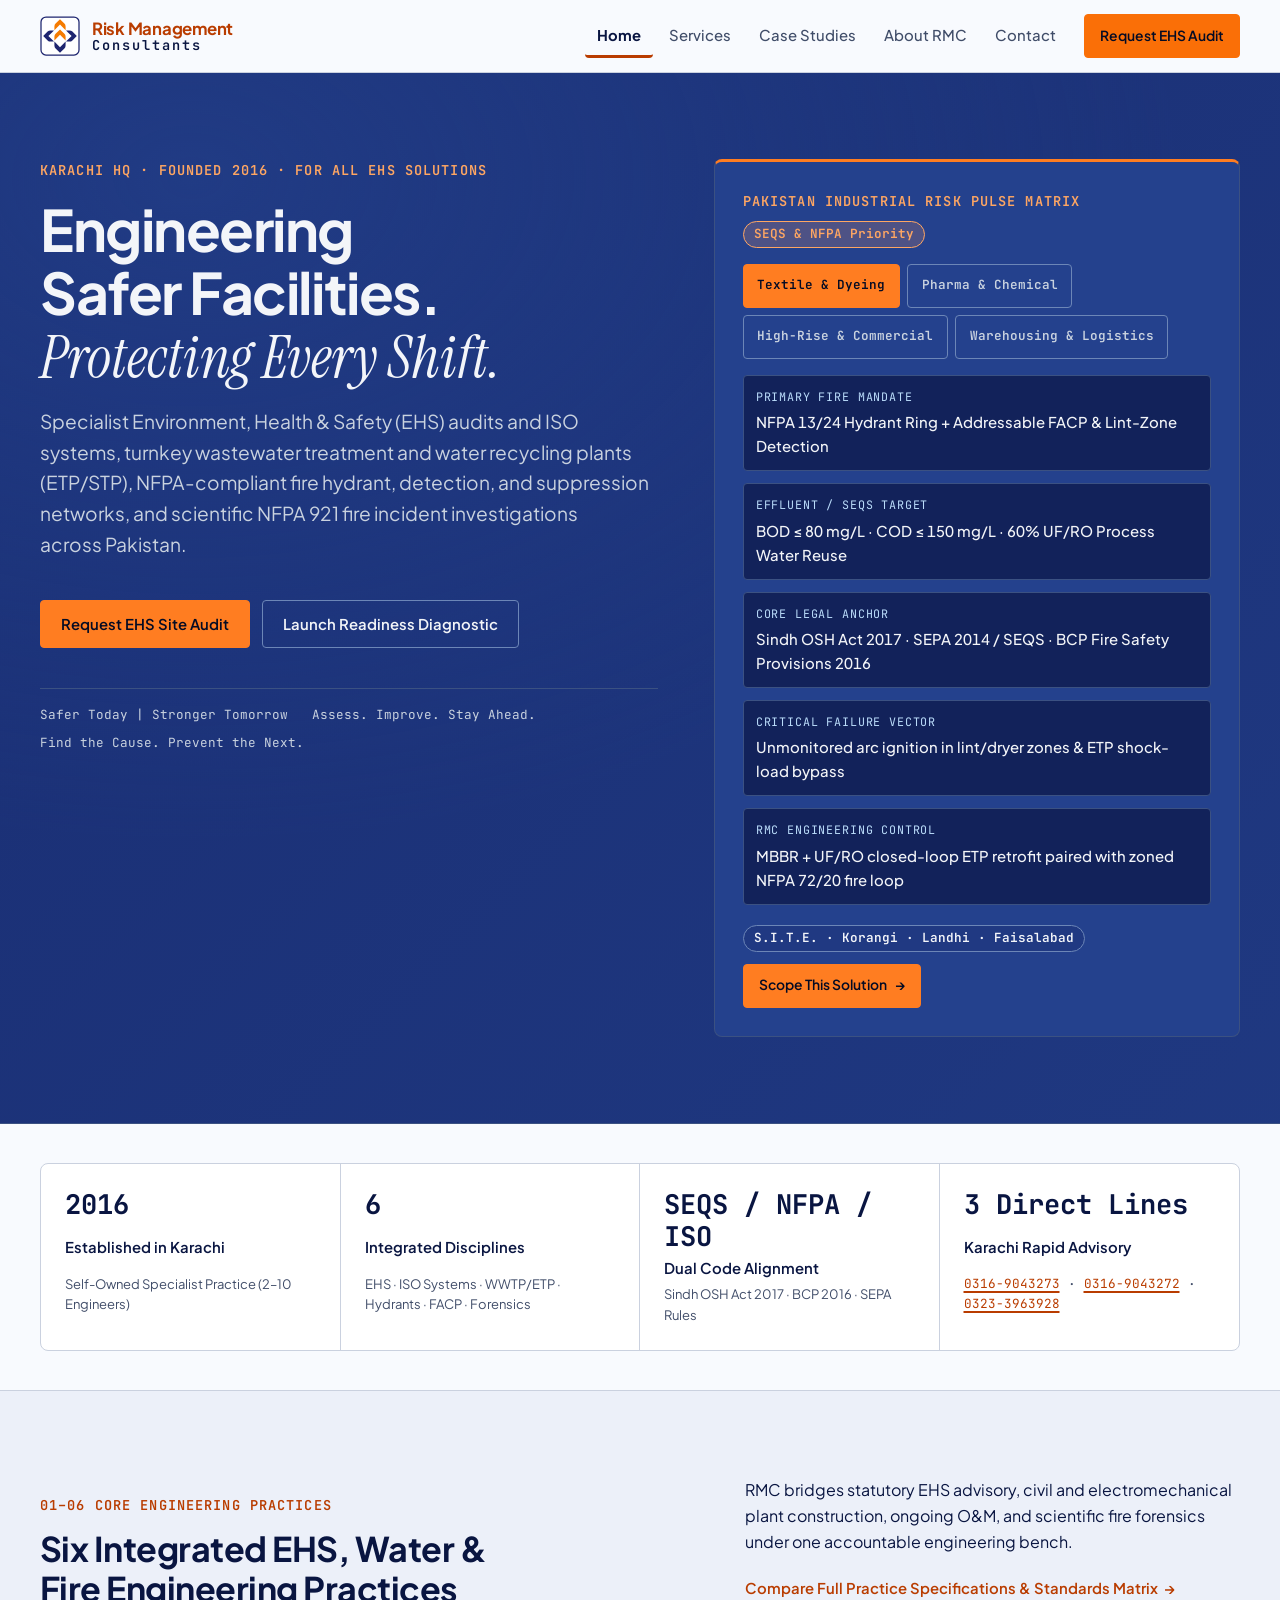
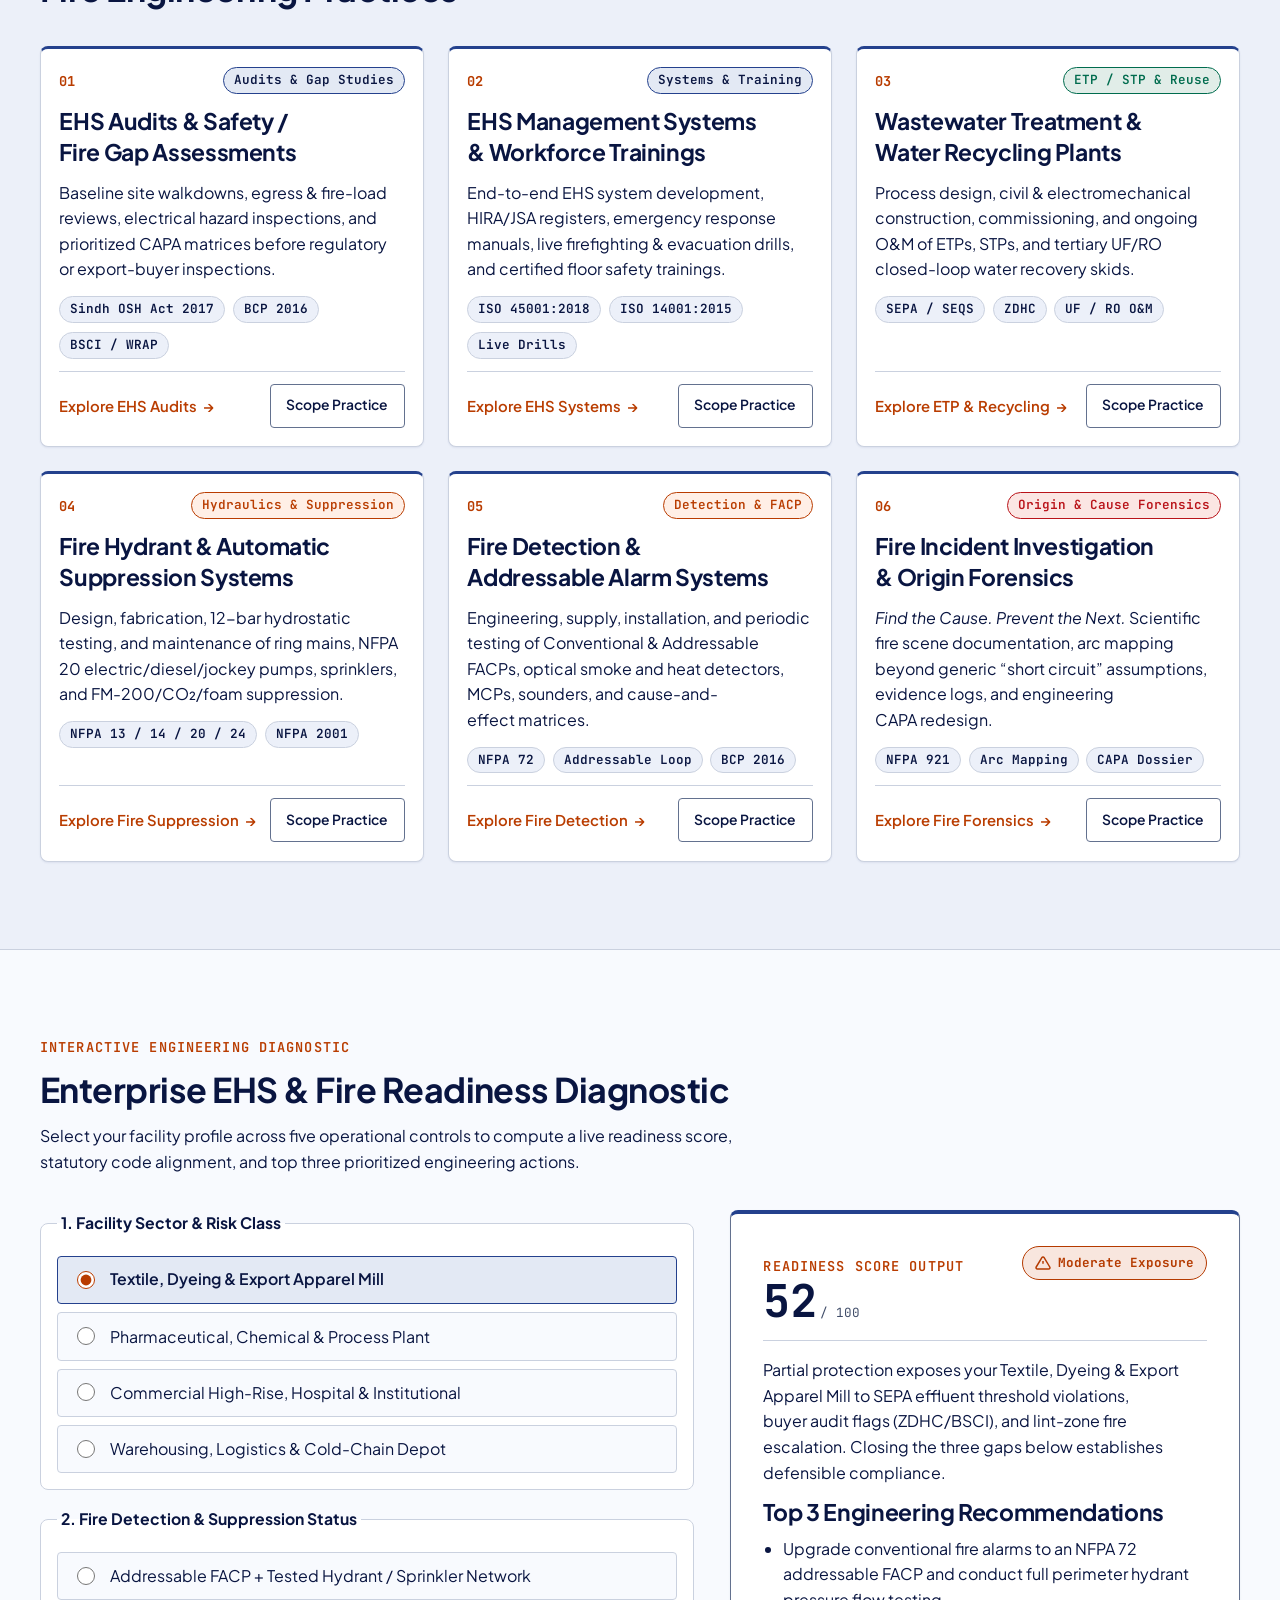
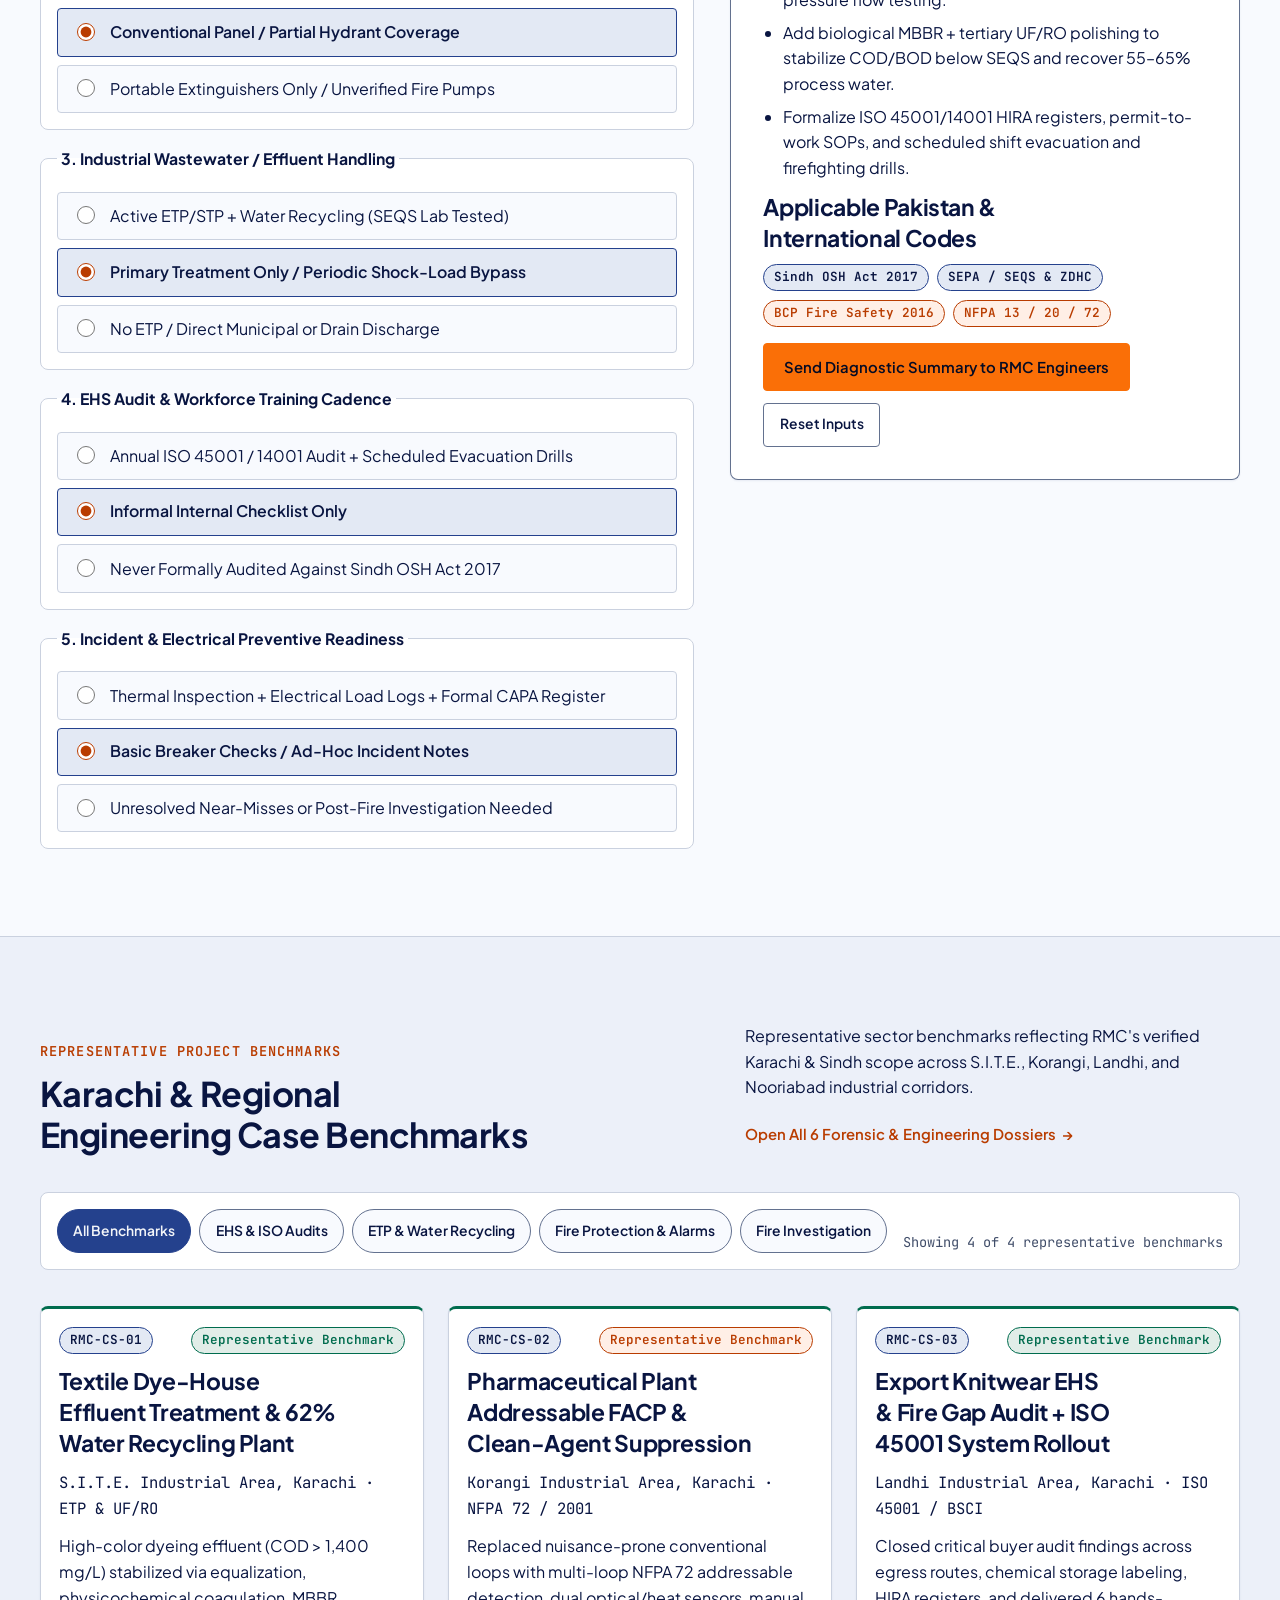
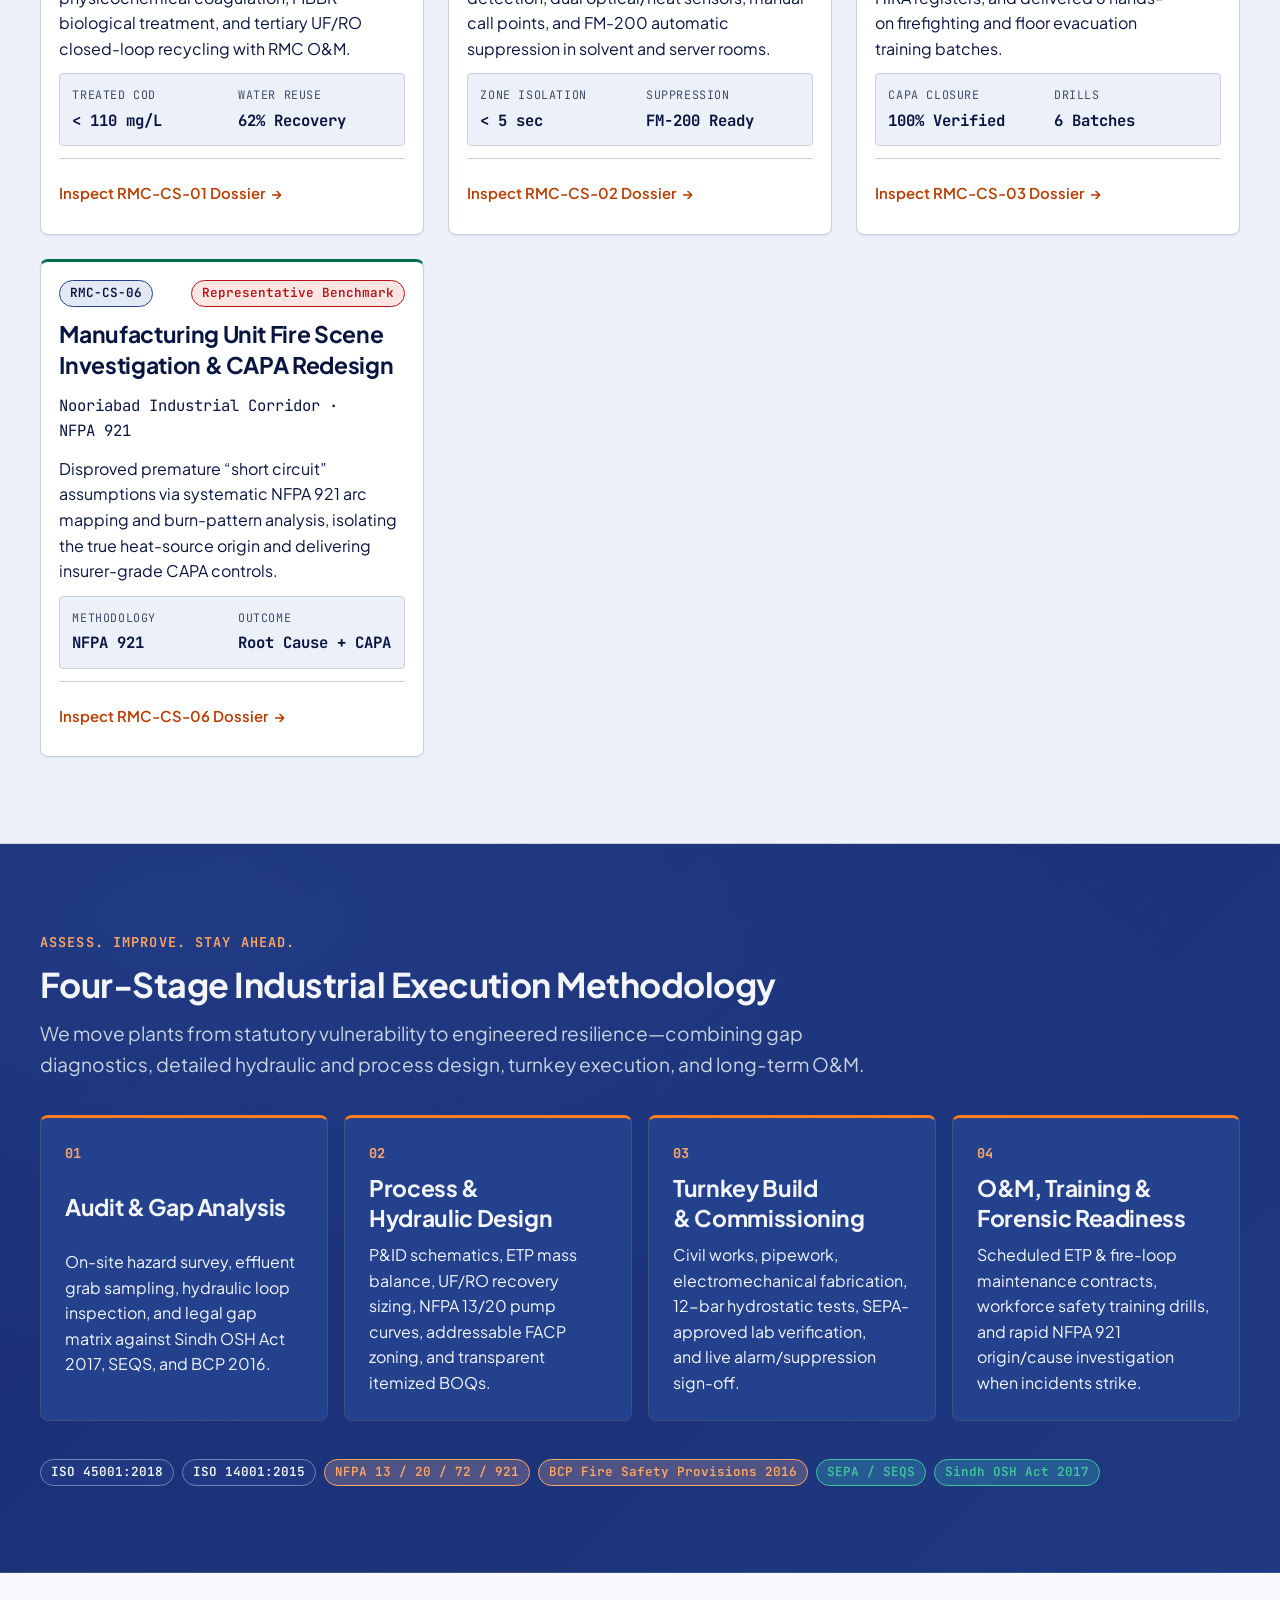
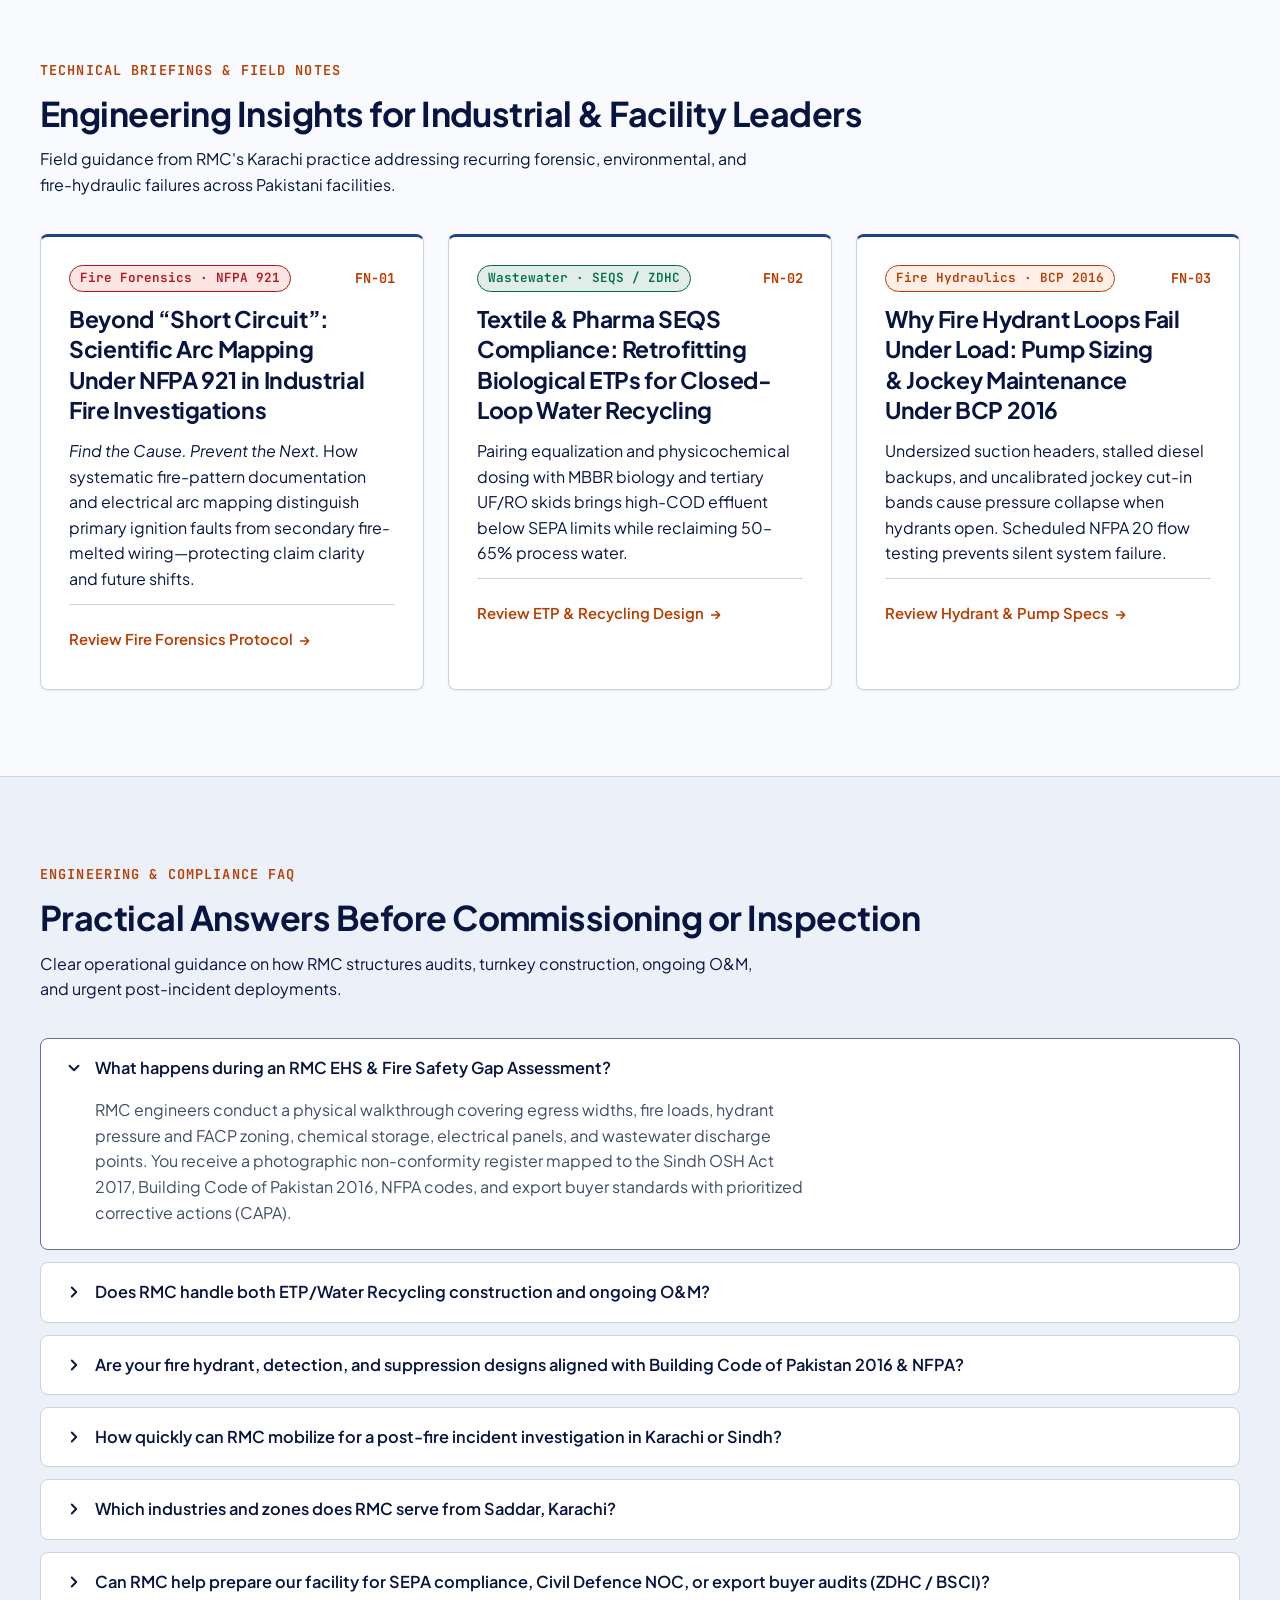
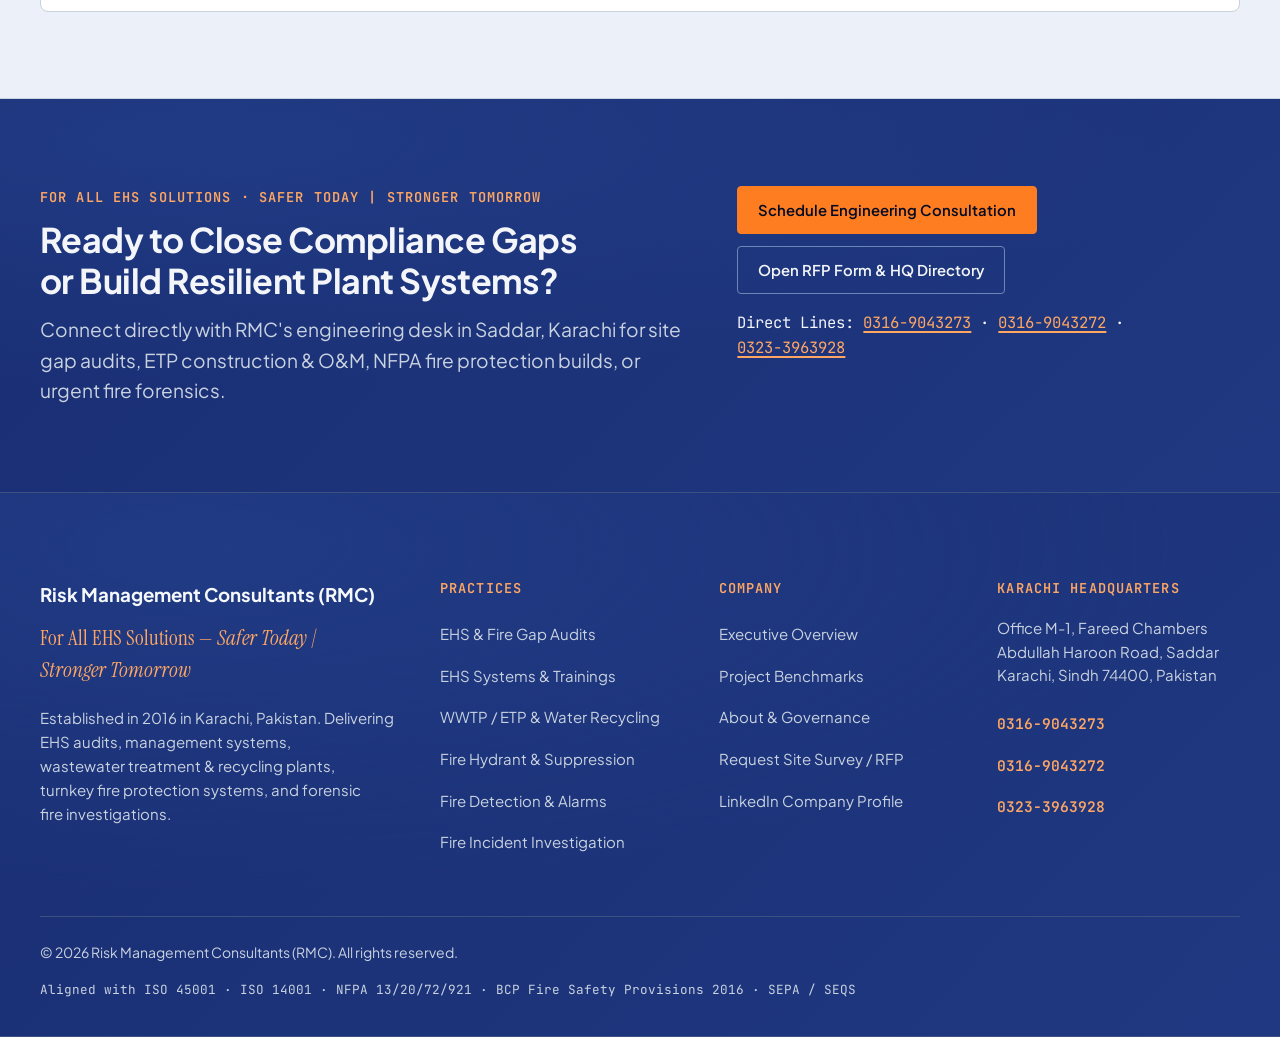
<file: index.html>
<!DOCTYPE html>
<html lang="en">
<head>
  <meta charset="utf-8">
  <meta name="viewport" content="width=device-width, initial-scale=1.0">
  <meta name="color-scheme" content="light dark">
  <title>For All EHS Solutions | Risk Management Consultants (RMC)</title>
  <meta name="description" content="Risk Management Consultants (RMC), Saddar Karachi (est. 2016): EHS audits, ISO 45001/14001 systems, wastewater treatment &amp; water recycling plants (ETP/STP), NFPA fire protection systems, and NFPA 921 fire forensics across Pakistan.">
  <link rel="icon" href="assets/favicon.svg" type="image/svg+xml">
  <link rel="preconnect" href="https://fonts.googleapis.com">
  <link rel="preconnect" href="https://fonts.gstatic.com" crossorigin>
  <link href="https://fonts.googleapis.com/css2?family=Instrument+Serif:ital@0;1&family=JetBrains+Mono:wght@400;500;600&family=Plus+Jakarta+Sans:wght@400;500;600;700&display=swap" rel="stylesheet">
  <link rel="expect" href="#main-content" blocking="render">
  <link rel="stylesheet" href="styles/main.css">
  <script type="module" src="scripts/main.js"></script>
  <script type="module" src="scripts/home.js"></script>
</head>
<body>
  <a class="skip-link" href="#main-content">Skip to main content</a>
  <div class="scroll-progress" aria-hidden="true"></div>

  <header class="site-header" id="site-header">
    <div class="header-inner container">
      <a class="site-logo" href="index.html" aria-label="Risk Management Consultants (RMC) — Home">
        <svg class="rmc-mark" width="40" height="40" viewBox="0 0 40 40" aria-hidden="true">
          <rect x="1" y="1" width="38" height="38" rx="5" fill="#FFFFFF" stroke="#1E256F" stroke-width="1.25"/>
          <!-- Official RMC 5-Chevron Diamond Emblem (2 Brand Orange + 3 Royal Indigo-Blue) -->
          <path d="M20 3.2 L24.4 7.6 Q25.6 8.8 25.6 10.6 L25.6 14.2 L20 8.6 L14.4 14.2 L14.4 10.6 Q14.4 8.8 15.6 7.6 Z" fill="#F57B00"/>
          <path d="M20 13.4 L24.4 17.8 Q25.6 19.0 25.6 20.8 L25.6 24.4 L20 18.8 L14.4 24.4 L14.4 20.8 Q14.4 19.0 15.6 17.8 Z" fill="#F57B00"/>
          <path d="M3.2 20 L7.6 15.6 Q8.8 14.4 10.6 14.4 L14.0 14.4 L8.4 20 L14.0 25.6 L10.6 25.6 Q8.8 25.6 7.6 24.4 Z" fill="#1E256F"/>
          <path d="M36.8 20 L32.4 15.6 Q31.2 14.4 29.4 14.4 L26.0 14.4 L31.6 20 L26.0 25.6 L29.4 25.6 Q31.2 25.6 32.4 24.4 Z" fill="#1E256F"/>
          <path d="M20 36.8 L24.4 32.4 Q25.6 31.2 25.6 29.4 L25.6 25.6 L20 31.2 L14.4 25.6 L14.4 29.4 Q14.4 31.2 15.6 32.4 Z" fill="#1E256F"/>
        </svg>
        <span class="site-logo-text">
          <strong class="site-logo-abbr">Risk Management</strong>
          <span class="site-logo-sub">Consultants</span>
        </span>
      </a>

      <nav class="site-nav" aria-label="Primary">
        <button
          class="menu-button"
          type="button"
          popovertarget="site-menu"
          popovertargetaction="toggle"
          aria-controls="site-menu"
        >
          <svg width="20" height="20" viewBox="0 0 24 24" fill="none" stroke="currentColor" stroke-width="2" aria-hidden="true">
            <line x1="3" y1="6" x2="21" y2="6"/>
            <line x1="3" y1="12" x2="21" y2="12"/>
            <line x1="3" y1="18" x2="21" y2="18"/>
          </svg>
          <span>Menu</span>
        </button>

        <ul id="site-menu" class="site-menu" popover="auto">
          <li><a href="index.html" aria-current="page">Home</a></li>
          <li><a href="services.html">Services</a></li>
          <li><a href="case-studies.html">Case Studies</a></li>
          <li><a href="about.html">About RMC</a></li>
          <li><a href="contact.html">Contact</a></li>
          <li class="site-menu-cta">
            <button
              type="button"
              class="btn btn--primary btn--sm"
              command="show-modal"
              commandfor="consultation-modal"
              data-open-consultation
            >
              Request EHS Audit
            </button>
          </li>
        </ul>
      </nav>
    </div>
  </header>

  <main id="main-content">
    <!-- Band 1: Executive Hero + Interactive Pakistan Industrial Risk Pulse Matrix -->
    <section class="band band--navy" aria-labelledby="hero-title">
      <div class="container hero-grid">
        <div class="stack-md">
          <p class="eyebrow">Karachi HQ · Founded 2016 · For All EHS Solutions</p>
          <h1 id="hero-title" class="display-title">
            Engineering Safer Facilities. <span class="serif-accent">Protecting Every Shift.</span>
          </h1>
          <p class="lead">
            Specialist Environment, Health &amp; Safety (EHS) audits and ISO systems, turnkey wastewater treatment and
            water recycling plants (ETP/STP), NFPA-compliant fire hydrant, detection, and suppression networks, and
            scientific NFPA 921 fire incident investigations across Pakistan.
          </p>
          <div class="hero-actions">
            <button
              type="button"
              class="btn btn--primary"
              command="show-modal"
              commandfor="consultation-modal"
              data-open-consultation
            >
              Request EHS Site Audit
            </button>
            <a class="btn btn--secondary" href="#risk-diagnostic">Launch Readiness Diagnostic</a>
          </div>
          <ul class="tagline-strip" aria-label="RMC Operating Mandates">
            <li>Safer Today | Stronger Tomorrow</li>
            <li>Assess. Improve. Stay Ahead.</li>
            <li>Find the Cause. Prevent the Next.</li>
          </ul>
        </div>

        <aside id="risk-pulse-matrix" class="pulse-matrix" aria-labelledby="pulse-matrix-title">
          <div class="pulse-header">
            <div>
              <p class="eyebrow" id="pulse-matrix-title">Pakistan Industrial Risk Pulse Matrix</p>
            </div>
            <span id="pulse-status-badge" class="badge badge--amber">SEQS &amp; NFPA Priority</span>
          </div>

          <div class="pulse-tabs" role="tablist" aria-label="Industrial sector risk profiles">
            <button
              type="button"
              class="pulse-tab"
              role="tab"
              id="pulse-tab-textile"
              aria-selected="true"
              data-sector="textile"
              tabindex="0"
            >
              Textile &amp; Dyeing
            </button>
            <button
              type="button"
              class="pulse-tab"
              role="tab"
              id="pulse-tab-pharma"
              aria-selected="false"
              data-sector="pharma"
              tabindex="-1"
            >
              Pharma &amp; Chemical
            </button>
            <button
              type="button"
              class="pulse-tab"
              role="tab"
              id="pulse-tab-highrise"
              aria-selected="false"
              data-sector="highrise"
              tabindex="-1"
            >
              High-Rise &amp; Commercial
            </button>
            <button
              type="button"
              class="pulse-tab"
              role="tab"
              id="pulse-tab-warehouse"
              aria-selected="false"
              data-sector="warehouse"
              tabindex="-1"
            >
              Warehousing &amp; Logistics
            </button>
          </div>

          <div id="risk-pulse-panel" class="pulse-panel" role="tabpanel" aria-labelledby="pulse-tab-textile" aria-live="polite">
            <dl class="pulse-grid">
              <div class="pulse-item">
                <dt class="pulse-label">Primary Fire Mandate</dt>
                <dd id="pulse-fire" class="pulse-value" data-pulse-field="fire">
                  NFPA 13/24 Hydrant Ring + Addressable FACP &amp; Lint-Zone Detection
                </dd>
              </div>
              <div class="pulse-item">
                <dt class="pulse-label">Effluent / SEQS Target</dt>
                <dd id="pulse-effluent" class="pulse-value" data-pulse-field="effluent">
                  BOD &le; 80 mg/L · COD &le; 150 mg/L · 60% UF/RO Process Water Reuse
                </dd>
              </div>
              <div class="pulse-item">
                <dt class="pulse-label">Core Legal Anchor</dt>
                <dd id="pulse-legal" class="pulse-value" data-pulse-field="legal">
                  Sindh OSH Act 2017 · SEPA 2014 / SEQS · BCP Fire Safety Provisions 2016
                </dd>
              </div>
              <div class="pulse-item">
                <dt class="pulse-label">Critical Failure Vector</dt>
                <dd id="pulse-vector" class="pulse-value" data-pulse-field="vector">
                  Unmonitored arc ignition in lint/dryer zones &amp; ETP shock-load bypass
                </dd>
              </div>
              <div class="pulse-item">
                <dt class="pulse-label">RMC Engineering Control</dt>
                <dd id="pulse-control" class="pulse-value" data-pulse-field="control">
                  MBBR + UF/RO closed-loop ETP retrofit paired with zoned NFPA 72/20 fire loop
                </dd>
              </div>
            </dl>

            <div class="pulse-footer">
              <span id="pulse-corridor" class="text-mono badge badge--navy" data-pulse-field="corridor">
                S.I.T.E. · Korangi · Landhi · Faisalabad
              </span>
              <button
                type="button"
                id="pulse-scope-cta"
                class="btn btn--primary btn--sm"
                command="show-modal"
                commandfor="consultation-modal"
                data-open-consultation
                data-service-prefill="wastewater"
                data-scope-prefill="Sector Focus: Textile &amp; Dyeing — ETP &amp; UF/RO Water Recycling + NFPA 13/24 Fire Ring &amp; Addressable FACP"
              >
                Scope This Solution <span aria-hidden="true">&rarr;</span>
              </button>
            </div>
          </div>
        </aside>
      </div>
    </section>

    <!-- Band 2: Institutional Proof & Telemetry Strip -->
    <section class="band band--surface band--compact" aria-label="Institutional Credentials">
      <div class="container">
        <div class="metric-strip">
          <div class="metric-item">
            <span class="metric-value">2016</span>
            <span class="metric-label">Established in Karachi</span>
            <span class="metric-note">Self-Owned Specialist Practice (2–10 Engineers)</span>
          </div>
          <div class="metric-item">
            <span class="metric-value">6</span>
            <span class="metric-label">Integrated Disciplines</span>
            <span class="metric-note">EHS · ISO Systems · WWTP/ETP · Hydrants · FACP · Forensics</span>
          </div>
          <div class="metric-item">
            <span class="metric-value">SEQS / NFPA / ISO</span>
            <span class="metric-label">Dual Code Alignment</span>
            <span class="metric-note">Sindh OSH Act 2017 · BCP 2016 · SEPA Rules</span>
          </div>
          <div class="metric-item">
            <span class="metric-value">3 Direct Lines</span>
            <span class="metric-label">Karachi Rapid Advisory</span>
            <span class="metric-note text-mono">
              <a href="tel:+923169043273">0316-9043273</a> ·
              <a href="tel:+923169043272">0316-9043272</a> ·
              <a href="tel:+923233963928">0323-3963928</a>
            </span>
          </div>
        </div>
      </div>
    </section>

    <!-- Band 3: 6 Core Practice Areas (CSS Subgrid + Container Queries) -->
    <section class="band band--tinted" aria-labelledby="practices-title">
      <div class="container">
        <div class="section-header--split">
          <div class="stack-sm">
            <p class="eyebrow">01–06 Core Engineering Practices</p>
            <h2 id="practices-title">Six Integrated EHS, Water &amp; Fire Engineering Practices</h2>
          </div>
          <div class="stack-sm">
            <p>
              RMC bridges statutory EHS advisory, civil and electromechanical plant construction, ongoing O&amp;M, and
              scientific fire forensics under one accountable engineering bench.
            </p>
            <div>
              <a class="card-link" href="services.html">Compare Full Practice Specifications &amp; Standards Matrix <span aria-hidden="true">&rarr;</span></a>
            </div>
          </div>
        </div>

        <div class="card-grid">
          <!-- Practice 01 -->
          <div class="card-shell">
            <article class="practice-card">
              <div class="card-top">
                <span class="index-num">01</span>
                <span class="badge badge--navy">Audits &amp; Gap Studies</span>
              </div>
              <h3>EHS Audits &amp; Safety / Fire Gap Assessments</h3>
              <div class="card-body">
                <p>
                  Baseline site walkdowns, egress &amp; fire-load reviews, electrical hazard inspections, and prioritized
                  CAPA matrices before regulatory or export-buyer inspections.
                </p>
                <ul class="tag-list" aria-label="Standards for EHS Audits">
                  <li><span class="badge">Sindh OSH Act 2017</span></li>
                  <li><span class="badge">BCP 2016</span></li>
                  <li><span class="badge">BSCI / WRAP</span></li>
                </ul>
              </div>
              <footer class="card-footer">
                <a class="card-link" href="services.html#ehs-audits">Explore EHS Audits <span aria-hidden="true">&rarr;</span></a>
                <button
                  type="button"
                  class="btn btn--ghost btn--sm"
                  command="show-modal"
                  commandfor="consultation-modal"
                  data-open-consultation
                  data-service-prefill="ehs-audits"
                >
                  Scope Practice
                </button>
              </footer>
            </article>
          </div>

          <!-- Practice 02 -->
          <div class="card-shell">
            <article class="practice-card">
              <div class="card-top">
                <span class="index-num">02</span>
                <span class="badge badge--navy">Systems &amp; Training</span>
              </div>
              <h3>EHS Management Systems &amp; Workforce Trainings</h3>
              <div class="card-body">
                <p>
                  End-to-end EHS system development, HIRA/JSA registers, emergency response manuals, live firefighting &amp;
                  evacuation drills, and certified floor safety trainings.
                </p>
                <ul class="tag-list" aria-label="Standards for EHS Management Systems">
                  <li><span class="badge">ISO 45001:2018</span></li>
                  <li><span class="badge">ISO 14001:2015</span></li>
                  <li><span class="badge">Live Drills</span></li>
                </ul>
              </div>
              <footer class="card-footer">
                <a class="card-link" href="services.html#ehs-systems-training">Explore EHS Systems <span aria-hidden="true">&rarr;</span></a>
                <button
                  type="button"
                  class="btn btn--ghost btn--sm"
                  command="show-modal"
                  commandfor="consultation-modal"
                  data-open-consultation
                  data-service-prefill="ehs-systems"
                >
                  Scope Practice
                </button>
              </footer>
            </article>
          </div>

          <!-- Practice 03 -->
          <div class="card-shell">
            <article class="practice-card">
              <div class="card-top">
                <span class="index-num">03</span>
                <span class="badge badge--teal">ETP / STP &amp; Reuse</span>
              </div>
              <h3>Wastewater Treatment &amp; Water Recycling Plants</h3>
              <div class="card-body">
                <p>
                  Process design, civil &amp; electromechanical construction, commissioning, and ongoing O&amp;M of ETPs,
                  STPs, and tertiary UF/RO closed-loop water recovery skids.
                </p>
                <ul class="tag-list" aria-label="Standards for Wastewater Treatment">
                  <li><span class="badge">SEPA / SEQS</span></li>
                  <li><span class="badge">ZDHC</span></li>
                  <li><span class="badge">UF / RO O&amp;M</span></li>
                </ul>
              </div>
              <footer class="card-footer">
                <a class="card-link" href="services.html#wastewater-recycling">Explore ETP &amp; Recycling <span aria-hidden="true">&rarr;</span></a>
                <button
                  type="button"
                  class="btn btn--ghost btn--sm"
                  command="show-modal"
                  commandfor="consultation-modal"
                  data-open-consultation
                  data-service-prefill="wastewater"
                >
                  Scope Practice
                </button>
              </footer>
            </article>
          </div>

          <!-- Practice 04 -->
          <div class="card-shell">
            <article class="practice-card">
              <div class="card-top">
                <span class="index-num">04</span>
                <span class="badge badge--amber">Hydraulics &amp; Suppression</span>
              </div>
              <h3>Fire Hydrant &amp; Automatic Suppression Systems</h3>
              <div class="card-body">
                <p>
                  Design, fabrication, 12-bar hydrostatic testing, and maintenance of ring mains, NFPA 20 electric/diesel/jockey
                  pumps, sprinklers, and FM-200/CO&#8322;/foam suppression.
                </p>
                <ul class="tag-list" aria-label="Standards for Fire Hydrant and Suppression">
                  <li><span class="badge">NFPA 13 / 14 / 20 / 24</span></li>
                  <li><span class="badge">NFPA 2001</span></li>
                </ul>
              </div>
              <footer class="card-footer">
                <a class="card-link" href="services.html#fire-hydrant-suppression">Explore Fire Suppression <span aria-hidden="true">&rarr;</span></a>
                <button
                  type="button"
                  class="btn btn--ghost btn--sm"
                  command="show-modal"
                  commandfor="consultation-modal"
                  data-open-consultation
                  data-service-prefill="fire-suppression"
                >
                  Scope Practice
                </button>
              </footer>
            </article>
          </div>

          <!-- Practice 05 -->
          <div class="card-shell">
            <article class="practice-card">
              <div class="card-top">
                <span class="index-num">05</span>
                <span class="badge badge--amber">Detection &amp; FACP</span>
              </div>
              <h3>Fire Detection &amp; Addressable Alarm Systems</h3>
              <div class="card-body">
                <p>
                  Engineering, supply, installation, and periodic testing of Conventional &amp; Addressable FACPs, optical
                  smoke and heat detectors, MCPs, sounders, and cause-and-effect matrices.
                </p>
                <ul class="tag-list" aria-label="Standards for Fire Detection">
                  <li><span class="badge">NFPA 72</span></li>
                  <li><span class="badge">Addressable Loop</span></li>
                  <li><span class="badge">BCP 2016</span></li>
                </ul>
              </div>
              <footer class="card-footer">
                <a class="card-link" href="services.html#fire-detection-alarm">Explore Fire Detection <span aria-hidden="true">&rarr;</span></a>
                <button
                  type="button"
                  class="btn btn--ghost btn--sm"
                  command="show-modal"
                  commandfor="consultation-modal"
                  data-open-consultation
                  data-service-prefill="fire-detection"
                >
                  Scope Practice
                </button>
              </footer>
            </article>
          </div>

          <!-- Practice 06 -->
          <div class="card-shell">
            <article class="practice-card">
              <div class="card-top">
                <span class="index-num">06</span>
                <span class="badge badge--danger">Origin &amp; Cause Forensics</span>
              </div>
              <h3>Fire Incident Investigation &amp; Origin Forensics</h3>
              <div class="card-body">
                <p>
                  <em>Find the Cause. Prevent the Next.</em> Scientific fire scene documentation, arc mapping beyond generic
                  &ldquo;short circuit&rdquo; assumptions, evidence logs, and engineering CAPA redesign.
                </p>
                <ul class="tag-list" aria-label="Standards for Fire Forensics">
                  <li><span class="badge">NFPA 921</span></li>
                  <li><span class="badge">Arc Mapping</span></li>
                  <li><span class="badge">CAPA Dossier</span></li>
                </ul>
              </div>
              <footer class="card-footer">
                <a class="card-link" href="services.html#fire-investigation">Explore Fire Forensics <span aria-hidden="true">&rarr;</span></a>
                <button
                  type="button"
                  class="btn btn--ghost btn--sm"
                  command="show-modal"
                  commandfor="consultation-modal"
                  data-open-consultation
                  data-service-prefill="fire-investigation"
                >
                  Scope Practice
                </button>
              </footer>
            </article>
          </div>
        </div>
      </div>
    </section>

    <!-- Band 4: Interactive Enterprise EHS & Fire Readiness Diagnostic -->
    <section class="band band--surface" aria-labelledby="diagnostic-title">
      <div class="container">
        <div class="section-header">
          <p class="eyebrow">Interactive Engineering Diagnostic</p>
          <h2 id="diagnostic-title">Enterprise EHS &amp; Fire Readiness Diagnostic</h2>
          <p>
            Select your facility profile across five operational controls to compute a live readiness score, statutory code
            alignment, and top three prioritized engineering actions.
          </p>
        </div>

        <div id="risk-diagnostic" class="diagnostic-panel">
          <form id="risk-diagnostic-form" class="diagnostic-form" aria-labelledby="diagnostic-title">
            <fieldset class="diagnostic-fieldset">
              <legend>1. Facility Sector &amp; Risk Class</legend>
              <div class="choice-list">
                <label class="choice-option" for="diag-sector-textile">
                  <input type="radio" id="diag-sector-textile" name="sector" value="textile" checked>
                  <span>Textile, Dyeing &amp; Export Apparel Mill</span>
                </label>
                <label class="choice-option" for="diag-sector-pharma">
                  <input type="radio" id="diag-sector-pharma" name="sector" value="pharma">
                  <span>Pharmaceutical, Chemical &amp; Process Plant</span>
                </label>
                <label class="choice-option" for="diag-sector-commercial">
                  <input type="radio" id="diag-sector-commercial" name="sector" value="commercial">
                  <span>Commercial High-Rise, Hospital &amp; Institutional</span>
                </label>
                <label class="choice-option" for="diag-sector-warehouse">
                  <input type="radio" id="diag-sector-warehouse" name="sector" value="warehouse">
                  <span>Warehousing, Logistics &amp; Cold-Chain Depot</span>
                </label>
              </div>
            </fieldset>

            <fieldset class="diagnostic-fieldset">
              <legend>2. Fire Detection &amp; Suppression Status</legend>
              <div class="choice-list">
                <label class="choice-option" for="diag-fire-full">
                  <input type="radio" id="diag-fire-full" name="fire" value="full" data-points="30">
                  <span>Addressable FACP + Tested Hydrant / Sprinkler Network</span>
                </label>
                <label class="choice-option" for="diag-fire-partial">
                  <input type="radio" id="diag-fire-partial" name="fire" value="partial" data-points="16" checked>
                  <span>Conventional Panel / Partial Hydrant Coverage</span>
                </label>
                <label class="choice-option" for="diag-fire-minimal">
                  <input type="radio" id="diag-fire-minimal" name="fire" value="minimal" data-points="0">
                  <span>Portable Extinguishers Only / Unverified Fire Pumps</span>
                </label>
              </div>
            </fieldset>

            <fieldset class="diagnostic-fieldset">
              <legend>3. Industrial Wastewater / Effluent Handling</legend>
              <div class="choice-list">
                <label class="choice-option" for="diag-ww-full">
                  <input type="radio" id="diag-ww-full" name="wastewater" value="full" data-points="25">
                  <span>Active ETP/STP + Water Recycling (SEQS Lab Tested)</span>
                </label>
                <label class="choice-option" for="diag-ww-partial">
                  <input type="radio" id="diag-ww-partial" name="wastewater" value="partial" data-points="13" checked>
                  <span>Primary Treatment Only / Periodic Shock-Load Bypass</span>
                </label>
                <label class="choice-option" for="diag-ww-none">
                  <input type="radio" id="diag-ww-none" name="wastewater" value="none" data-points="0">
                  <span>No ETP / Direct Municipal or Drain Discharge</span>
                </label>
              </div>
            </fieldset>

            <fieldset class="diagnostic-fieldset">
              <legend>4. EHS Audit &amp; Workforce Training Cadence</legend>
              <div class="choice-list">
                <label class="choice-option" for="diag-ehs-full">
                  <input type="radio" id="diag-ehs-full" name="ehs" value="full" data-points="25">
                  <span>Annual ISO 45001 / 14001 Audit + Scheduled Evacuation Drills</span>
                </label>
                <label class="choice-option" for="diag-ehs-partial">
                  <input type="radio" id="diag-ehs-partial" name="ehs" value="partial" data-points="13" checked>
                  <span>Informal Internal Checklist Only</span>
                </label>
                <label class="choice-option" for="diag-ehs-none">
                  <input type="radio" id="diag-ehs-none" name="ehs" value="none" data-points="0">
                  <span>Never Formally Audited Against Sindh OSH Act 2017</span>
                </label>
              </div>
            </fieldset>

            <fieldset class="diagnostic-fieldset">
              <legend>5. Incident &amp; Electrical Preventive Readiness</legend>
              <div class="choice-list">
                <label class="choice-option" for="diag-for-full">
                  <input type="radio" id="diag-for-full" name="forensics" value="full" data-points="20">
                  <span>Thermal Inspection + Electrical Load Logs + Formal CAPA Register</span>
                </label>
                <label class="choice-option" for="diag-for-partial">
                  <input type="radio" id="diag-for-partial" name="forensics" value="partial" data-points="10" checked>
                  <span>Basic Breaker Checks / Ad-Hoc Incident Notes</span>
                </label>
                <label class="choice-option" for="diag-for-critical">
                  <input type="radio" id="diag-for-critical" name="forensics" value="critical" data-points="0">
                  <span>Unresolved Near-Misses or Post-Fire Investigation Needed</span>
                </label>
              </div>
            </fieldset>
          </form>

          <aside class="diagnostic-output" aria-labelledby="diagnostic-output-heading">
            <div class="diagnostic-score-box">
              <div>
                <p class="eyebrow" id="diagnostic-output-heading">Readiness Score Output</p>
                <p>
                  <output id="diagnostic-score" class="diagnostic-score" form="risk-diagnostic-form" aria-live="polite">52</output>
                  <span class="metric-note text-mono">/ 100</span>
                </p>
              </div>
              <span id="diagnostic-tier" class="diagnostic-tier" data-tier="moderate">
                <svg width="16" height="16" viewBox="0 0 24 24" fill="none" stroke="currentColor" stroke-width="2.2" aria-hidden="true">
                  <path d="M12 9v4m0 4h.01M10.29 3.86 1.82 18a2 2 0 0 0 1.71 3h16.94a2 2 0 0 0 1.71-3L13.71 3.86a2 2 0 0 0-3.42 0Z"/>
                </svg>
                <span id="diagnostic-tier-label">Moderate Exposure</span>
              </span>
            </div>

            <div class="stack-sm">
              <p id="diagnostic-summary">
                Partial protection exposes your textile plant to SEPA effluent threshold violations, buyer audit findings,
                and slow fire-zone isolation during peak shift loads.
              </p>

              <div class="diagnostic-recs">
                <h3>Top 3 Engineering Recommendations</h3>
                <ul id="diagnostic-recommendations">
                  <li>Upgrade conventional fire alarms to an NFPA 72 addressable FACP and commission perimeter hydrant pressure tests.</li>
                  <li>Add biological MBBR + tertiary UF/RO polishing to stabilize COD/BOD below SEQS and recover 55–65% process water.</li>
                  <li>Execute a Sindh OSH Act 2017 &amp; BCP 2016 gap audit with documented HIRA registers and shift evacuation drills.</li>
                </ul>
              </div>

              <div class="diagnostic-codes">
                <h3>Applicable Pakistan &amp; International Codes</h3>
                <ul id="diagnostic-codes-list" class="tag-list">
                  <li><span class="badge badge--navy">Sindh OSH Act 2017</span></li>
                  <li><span class="badge badge--navy">SEPA / SEQS &amp; ZDHC</span></li>
                  <li><span class="badge badge--amber">BCP Fire Safety 2016</span></li>
                  <li><span class="badge badge--amber">NFPA 13 / 20 / 72</span></li>
                </ul>
              </div>
            </div>

            <div class="btn-group">
              <button
                type="button"
                id="diagnostic-send-btn"
                class="btn btn--primary"
                command="show-modal"
                commandfor="consultation-modal"
                data-open-consultation
                data-service-prefill="ehs-audits"
                data-scope-prefill="Diagnostic Score: 52/100 (Moderate Exposure) | Sector: Textile, Dyeing &amp; Export Apparel Mill | Priorities: Addressable FACP + Hydrant Testing, ETP UF/RO Water Recycling, Sindh OSH Act 2017 Gap Audit."
              >
                Send Diagnostic Summary to RMC Engineers
              </button>
              <button type="reset" form="risk-diagnostic-form" id="diagnostic-reset-btn" class="btn btn--ghost btn--sm">
                Reset Inputs
              </button>
            </div>
          </aside>
        </div>
      </div>
    </section>

    <!-- Band 5: Filterable Project Benchmarks (:has() Pure CSS Filter + Live Count) -->
    <section class="band band--tinted filter-section" aria-labelledby="benchmarks-title">
      <div class="container">
        <div class="section-header--split">
          <div class="stack-sm">
            <p class="eyebrow">Representative Project Benchmarks</p>
            <h2 id="benchmarks-title">Karachi &amp; Regional Engineering Case Benchmarks</h2>
          </div>
          <div class="stack-sm">
            <p>
              Representative sector benchmarks reflecting RMC&apos;s verified Karachi &amp; Sindh scope across S.I.T.E.,
              Korangi, Landhi, and Nooriabad industrial corridors.
            </p>
            <div>
              <a class="card-link" href="case-studies.html">Open All 6 Forensic &amp; Engineering Dossiers <span aria-hidden="true">&rarr;</span></a>
            </div>
          </div>
        </div>

        <div class="filter-bar">
          <fieldset class="filter-pills">
            <legend class="visually-hidden">Filter representative benchmarks by practice area</legend>
            <input class="visually-hidden" type="radio" id="filter-all" name="home-benchmark-filter" value="all" checked>
            <label class="filter-pill" for="filter-all">All Benchmarks</label>

            <input class="visually-hidden" type="radio" id="filter-ehs" name="home-benchmark-filter" value="ehs">
            <label class="filter-pill" for="filter-ehs">EHS &amp; ISO Audits</label>

            <input class="visually-hidden" type="radio" id="filter-etp" name="home-benchmark-filter" value="etp">
            <label class="filter-pill" for="filter-etp">ETP &amp; Water Recycling</label>

            <input class="visually-hidden" type="radio" id="filter-fire" name="home-benchmark-filter" value="fire">
            <label class="filter-pill" for="filter-fire">Fire Protection &amp; Alarms</label>

            <input class="visually-hidden" type="radio" id="filter-forensics" name="home-benchmark-filter" value="forensics">
            <label class="filter-pill" for="filter-forensics">Fire Investigation</label>
          </fieldset>

          <p id="home-filter-count" class="filter-status" aria-live="polite">Showing 4 of 4 representative benchmarks</p>
        </div>

        <div id="home-benchmark-grid" class="card-grid">
          <!-- Benchmark 1: ETP -->
          <div class="card-shell">
            <article class="case-card" data-category="etp">
              <div class="card-top">
                <span class="badge badge--navy">RMC-CS-01</span>
                <span class="badge badge--teal">Representative Benchmark</span>
              </div>
              <h3>Textile Dye-House Effluent Treatment &amp; 62% Water Recycling Plant</h3>
              <div class="card-body">
                <p class="text-mono">S.I.T.E. Industrial Area, Karachi · ETP &amp; UF/RO</p>
                <p>
                  High-color dyeing effluent (COD &gt; 1,400 mg/L) stabilized via equalization, physicochemical coagulation,
                  MBBR biological treatment, and tertiary UF/RO closed-loop recycling with RMC O&amp;M.
                </p>
                <dl class="case-metrics">
                  <div class="case-metric-item">
                    <dt class="case-metric-label">Treated COD</dt>
                    <dd class="case-metric-val">&lt; 110 mg/L</dd>
                  </div>
                  <div class="case-metric-item">
                    <dt class="case-metric-label">Water Reuse</dt>
                    <dd class="case-metric-val">62% Recovery</dd>
                  </div>
                </dl>
              </div>
              <footer class="card-footer">
                <a class="card-link" href="case-studies.html#RMC-CS-01">Inspect RMC-CS-01 Dossier <span aria-hidden="true">&rarr;</span></a>
              </footer>
            </article>
          </div>

          <!-- Benchmark 2: Fire Protection & Alarms -->
          <div class="card-shell">
            <article class="case-card" data-category="fire">
              <div class="card-top">
                <span class="badge badge--navy">RMC-CS-02</span>
                <span class="badge badge--amber">Representative Benchmark</span>
              </div>
              <h3>Pharmaceutical Plant Addressable FACP &amp; Clean-Agent Suppression</h3>
              <div class="card-body">
                <p class="text-mono">Korangi Industrial Area, Karachi · NFPA 72 / 2001</p>
                <p>
                  Replaced nuisance-prone conventional loops with multi-loop NFPA 72 addressable detection, dual optical/heat
                  sensors, manual call points, and FM-200 automatic suppression in solvent and server rooms.
                </p>
                <dl class="case-metrics">
                  <div class="case-metric-item">
                    <dt class="case-metric-label">Zone Isolation</dt>
                    <dd class="case-metric-val">&lt; 5 sec</dd>
                  </div>
                  <div class="case-metric-item">
                    <dt class="case-metric-label">Suppression</dt>
                    <dd class="case-metric-val">FM-200 Ready</dd>
                  </div>
                </dl>
              </div>
              <footer class="card-footer">
                <a class="card-link" href="case-studies.html#RMC-CS-02">Inspect RMC-CS-02 Dossier <span aria-hidden="true">&rarr;</span></a>
              </footer>
            </article>
          </div>

          <!-- Benchmark 3: EHS & ISO Audits -->
          <div class="card-shell">
            <article class="case-card" data-category="ehs">
              <div class="card-top">
                <span class="badge badge--navy">RMC-CS-03</span>
                <span class="badge badge--teal">Representative Benchmark</span>
              </div>
              <h3>Export Knitwear EHS &amp; Fire Gap Audit + ISO 45001 System Rollout</h3>
              <div class="card-body">
                <p class="text-mono">Landhi Industrial Area, Karachi · ISO 45001 / BSCI</p>
                <p>
                  Closed critical buyer audit findings across egress routes, chemical storage labeling, HIRA registers, and
                  delivered 6 hands-on firefighting and floor evacuation training batches.
                </p>
                <dl class="case-metrics">
                  <div class="case-metric-item">
                    <dt class="case-metric-label">CAPA Closure</dt>
                    <dd class="case-metric-val">100% Verified</dd>
                  </div>
                  <div class="case-metric-item">
                    <dt class="case-metric-label">Drills</dt>
                    <dd class="case-metric-val">6 Batches</dd>
                  </div>
                </dl>
              </div>
              <footer class="card-footer">
                <a class="card-link" href="case-studies.html#RMC-CS-03">Inspect RMC-CS-03 Dossier <span aria-hidden="true">&rarr;</span></a>
              </footer>
            </article>
          </div>

          <!-- Benchmark 4: Fire Investigation -->
          <div class="card-shell">
            <article class="case-card" data-category="forensics">
              <div class="card-top">
                <span class="badge badge--navy">RMC-CS-06</span>
                <span class="badge badge--danger">Representative Benchmark</span>
              </div>
              <h3>Manufacturing Unit Fire Scene Investigation &amp; CAPA Redesign</h3>
              <div class="card-body">
                <p class="text-mono">Nooriabad Industrial Corridor · NFPA 921</p>
                <p>
                  Disproved premature &ldquo;short circuit&rdquo; assumptions via systematic NFPA 921 arc mapping and burn-pattern
                  analysis, isolating the true heat-source origin and delivering insurer-grade CAPA controls.
                </p>
                <dl class="case-metrics">
                  <div class="case-metric-item">
                    <dt class="case-metric-label">Methodology</dt>
                    <dd class="case-metric-val">NFPA 921</dd>
                  </div>
                  <div class="case-metric-item">
                    <dt class="case-metric-label">Outcome</dt>
                    <dd class="case-metric-val">Root Cause + CAPA</dd>
                  </div>
                </dl>
              </div>
              <footer class="card-footer">
                <a class="card-link" href="case-studies.html#RMC-CS-06">Inspect RMC-CS-06 Dossier <span aria-hidden="true">&rarr;</span></a>
              </footer>
            </article>
          </div>
        </div>
      </div>
    </section>

    <!-- Band 6: 4-Stage Engineering Methodology & Code Standards -->
    <section class="band band--navy" aria-labelledby="methodology-title">
      <div class="container">
        <div class="section-header">
          <p class="eyebrow">Assess. Improve. Stay Ahead.</p>
          <h2 id="methodology-title">Four-Stage Industrial Execution Methodology</h2>
          <p class="lead">
            We move plants from statutory vulnerability to engineered resilience—combining gap diagnostics, detailed
            hydraulic and process design, turnkey execution, and long-term O&amp;M.
          </p>
        </div>

        <ol class="methodology-steps scroll-reveal">
          <li class="step-card">
            <span class="index-num">01</span>
            <h3>Audit &amp; Gap Analysis</h3>
            <p>
              On-site hazard survey, effluent grab sampling, hydraulic loop inspection, and legal gap matrix against Sindh
              OSH Act 2017, SEQS, and BCP 2016.
            </p>
          </li>
          <li class="step-card">
            <span class="index-num">02</span>
            <h3>Process &amp; Hydraulic Design</h3>
            <p>
              P&amp;ID schematics, ETP mass balance, UF/RO recovery sizing, NFPA 13/20 pump curves, addressable FACP zoning,
              and transparent itemized BOQs.
            </p>
          </li>
          <li class="step-card">
            <span class="index-num">03</span>
            <h3>Turnkey Build &amp; Commissioning</h3>
            <p>
              Civil works, pipework, electromechanical fabrication, 12-bar hydrostatic tests, SEPA-approved lab verification,
              and live alarm/suppression sign-off.
            </p>
          </li>
          <li class="step-card">
            <span class="index-num">04</span>
            <h3>O&amp;M, Training &amp; Forensic Readiness</h3>
            <p>
              Scheduled ETP &amp; fire-loop maintenance contracts, workforce safety training drills, and rapid NFPA 921
              origin/cause investigation when incidents strike.
            </p>
          </li>
        </ol>

        <ul class="standards-strip" aria-label="Aligned Codes and Standards">
          <li><span class="badge badge--navy">ISO 45001:2018</span></li>
          <li><span class="badge badge--navy">ISO 14001:2015</span></li>
          <li><span class="badge badge--amber">NFPA 13 / 20 / 72 / 921</span></li>
          <li><span class="badge badge--amber">BCP Fire Safety Provisions 2016</span></li>
          <li><span class="badge badge--teal">SEPA / SEQS</span></li>
          <li><span class="badge badge--teal">Sindh OSH Act 2017</span></li>
        </ul>
      </div>
    </section>

    <!-- Band 7: Technical Briefings & Field Notes -->
    <section class="band band--surface" aria-labelledby="briefings-title">
      <div class="container">
        <div class="section-header">
          <p class="eyebrow">Technical Briefings &amp; Field Notes</p>
          <h2 id="briefings-title">Engineering Insights for Industrial &amp; Facility Leaders</h2>
          <p>
            Field guidance from RMC&apos;s Karachi practice addressing recurring forensic, environmental, and fire-hydraulic
            failures across Pakistani facilities.
          </p>
        </div>

        <div class="grid-3 scroll-reveal">
          <article class="briefing-card stack-sm">
            <div class="card-top">
              <span class="badge badge--danger">Fire Forensics · NFPA 921</span>
              <span class="index-num">FN-01</span>
            </div>
            <h3>Beyond &ldquo;Short Circuit&rdquo;: Scientific Arc Mapping Under NFPA 921 in Industrial Fire Investigations</h3>
            <p>
              <em>Find the Cause. Prevent the Next.</em> How systematic fire-pattern documentation and electrical arc mapping
              distinguish primary ignition faults from secondary fire-melted wiring—protecting claim clarity and future shifts.
            </p>
            <footer class="card-footer">
              <a class="card-link" href="services.html#fire-investigation">Review Fire Forensics Protocol <span aria-hidden="true">&rarr;</span></a>
            </footer>
          </article>

          <article class="briefing-card stack-sm">
            <div class="card-top">
              <span class="badge badge--teal">Wastewater · SEQS / ZDHC</span>
              <span class="index-num">FN-02</span>
            </div>
            <h3>Textile &amp; Pharma SEQS Compliance: Retrofitting Biological ETPs for Closed-Loop Water Recycling</h3>
            <p>
              Pairing equalization and physicochemical dosing with MBBR biology and tertiary UF/RO skids brings high-COD
              effluent below SEPA limits while reclaiming 50–65% process water.
            </p>
            <footer class="card-footer">
              <a class="card-link" href="services.html#wastewater-recycling">Review ETP &amp; Recycling Design <span aria-hidden="true">&rarr;</span></a>
            </footer>
          </article>

          <article class="briefing-card stack-sm">
            <div class="card-top">
              <span class="badge badge--amber">Fire Hydraulics · BCP 2016</span>
              <span class="index-num">FN-03</span>
            </div>
            <h3>Why Fire Hydrant Loops Fail Under Load: Pump Sizing &amp; Jockey Maintenance Under BCP 2016</h3>
            <p>
              Undersized suction headers, stalled diesel backups, and uncalibrated jockey cut-in bands cause pressure collapse
              when hydrants open. Scheduled NFPA 20 flow testing prevents silent system failure.
            </p>
            <footer class="card-footer">
              <a class="card-link" href="services.html#fire-hydrant-suppression">Review Hydrant &amp; Pump Specs <span aria-hidden="true">&rarr;</span></a>
            </footer>
          </article>
        </div>
      </div>
    </section>

    <!-- Band 8: Exclusive FAQ Accordion (<details name="rmc-faq">, no headings inside <summary>) -->
    <section class="band band--tinted" aria-labelledby="home-faq-title">
      <div class="container">
        <div class="section-header">
          <p class="eyebrow">Engineering &amp; Compliance FAQ</p>
          <h2 id="home-faq-title">Practical Answers Before Commissioning or Inspection</h2>
          <p>
            Clear operational guidance on how RMC structures audits, turnkey construction, ongoing O&amp;M, and urgent
            post-incident deployments.
          </p>
        </div>

        <div class="accordion-group">
          <details name="rmc-faq" open>
            <summary>What happens during an RMC EHS &amp; Fire Safety Gap Assessment?</summary>
            <div class="accordion-body">
              <p>
                RMC engineers conduct a physical walkthrough covering egress widths, fire loads, hydrant pressure and FACP
                zoning, chemical storage, electrical panels, and wastewater discharge points. You receive a photographic
                non-conformity register mapped to the Sindh OSH Act 2017, Building Code of Pakistan 2016, NFPA codes, and
                export buyer standards with prioritized corrective actions (CAPA).
              </p>
            </div>
          </details>

          <details name="rmc-faq">
            <summary>Does RMC handle both ETP/Water Recycling construction and ongoing O&amp;M?</summary>
            <div class="accordion-body">
              <p>
                Yes. RMC manages the entire wastewater lifecycle—process engineering, civil basins, mechanical and dosing
                installation, commissioning against SEPA SEQS parameters, tertiary UF/RO water recycling integration, and
                continuous daily plant operation &amp; maintenance (O&amp;M) with operator training.
              </p>
            </div>
          </details>

          <details name="rmc-faq">
            <summary>Are your fire hydrant, detection, and suppression designs aligned with Building Code of Pakistan 2016 &amp; NFPA?</summary>
            <div class="accordion-body">
              <p>
                All hydraulic calculations, pump room layouts (electric, diesel, jockey), ring mains, addressable fire alarm
                control panels (FACP), and clean-agent/CO&#8322;/foam systems are engineered strictly to Building Code of
                Pakistan (Fire Safety Provisions 2016) alongside NFPA 13, 14, 20, 24, 72, and 2001.
              </p>
            </div>
          </details>

          <details name="rmc-faq">
            <summary>How quickly can RMC mobilize for a post-fire incident investigation in Karachi or Sindh?</summary>
            <div class="accordion-body">
              <p>
                From our Saddar, Karachi headquarters, our investigation specialist can mobilize within 24–48 hours across
                Karachi industrial zones, Nooriabad, Hub, and Hyderabad, and rapidly nationwide. Call
                <a href="tel:+923169043273">0316-9043273</a> immediately so scene preservation and NFPA 921 arc mapping
                begin before debris clearance destroys physical origin evidence.
              </p>
            </div>
          </details>

          <details name="rmc-faq">
            <summary>Which industries and zones does RMC serve from Saddar, Karachi?</summary>
            <div class="accordion-body">
              <p>
                From Office M-1, Fareed Chambers on Abdullah Haroon Road, Saddar, RMC directly serves S.I.T.E., Korangi
                Industrial Area, Korangi Creek Industrial Park (KCIP), Landhi, Port Qasim / BQIP, Federal B. Area,
                Nooriabad, and Hub—as well as textile, pharma, commercial, and logistics plants nationwide across Pakistan.
              </p>
            </div>
          </details>

          <details name="rmc-faq">
            <summary>Can RMC help prepare our facility for SEPA compliance, Civil Defence NOC, or export buyer audits (ZDHC / BSCI)?</summary>
            <div class="accordion-body">
              <p>
                Yes. We close both engineering hardware gaps (ETP upgrades, operable hydrants, addressable detectors, signage)
                and documentation gaps (ISO 45001/14001 manuals, HIRA logs, evacuation drill records, SEPA-approved lab
                reports) required for SEPA monitoring, SBCA/Civil Defence NOCs, and buyer audits including ZDHC, amfori
                BSCI, and WRAP.
              </p>
            </div>
          </details>
        </div>
      </div>
    </section>

    <!-- Band 9: Pre-Footer Engineering Consultation Callout -->
    <section class="band band--navy" aria-labelledby="prefooter-title">
      <div class="container asymmetric-grid">
        <div class="stack-sm">
          <p class="eyebrow">For All EHS Solutions · Safer Today | Stronger Tomorrow</p>
          <h2 id="prefooter-title">Ready to Close Compliance Gaps or Build Resilient Plant Systems?</h2>
          <p class="lead">
            Connect directly with RMC&apos;s engineering desk in Saddar, Karachi for site gap audits, ETP construction &amp;
            O&amp;M, NFPA fire protection builds, or urgent fire forensics.
          </p>
        </div>

        <div class="stack-md">
          <div class="btn-group">
            <button
              type="button"
              class="btn btn--primary"
              command="show-modal"
              commandfor="consultation-modal"
              data-open-consultation
            >
              Schedule Engineering Consultation
            </button>
            <a class="btn btn--secondary" href="contact.html">Open RFP Form &amp; HQ Directory</a>
          </div>
          <p class="text-mono">
            Direct Lines:
            <a href="tel:+923169043273">0316-9043273</a> ·
            <a href="tel:+923169043272">0316-9043272</a> ·
            <a href="tel:+923233963928">0323-3963928</a>
          </p>
        </div>
      </div>
    </section>
  </main>

  <footer class="site-footer band band--navy">
    <div class="container">
      <div class="footer-grid">
        <div class="footer-brand">
          <p class="footer-title">Risk Management Consultants (RMC)</p>
          <p class="footer-tagline">For All EHS Solutions — <em>Safer Today | Stronger Tomorrow</em></p>
          <p class="footer-desc">
            Established in 2016 in Karachi, Pakistan. Delivering EHS audits, management systems,
            wastewater treatment &amp; recycling plants, turnkey fire protection systems, and forensic fire investigations.
          </p>
        </div>

        <nav class="footer-col" aria-label="Engineering Practices">
          <h2 class="footer-heading">Practices</h2>
          <ul class="footer-links">
            <li><a href="services.html#ehs-audits">EHS &amp; Fire Gap Audits</a></li>
            <li><a href="services.html#ehs-systems-training">EHS Systems &amp; Trainings</a></li>
            <li><a href="services.html#wastewater-recycling">WWTP / ETP &amp; Water Recycling</a></li>
            <li><a href="services.html#fire-hydrant-suppression">Fire Hydrant &amp; Suppression</a></li>
            <li><a href="services.html#fire-detection-alarm">Fire Detection &amp; Alarms</a></li>
            <li><a href="services.html#fire-investigation">Fire Incident Investigation</a></li>
          </ul>
        </nav>

        <nav class="footer-col" aria-label="Company Navigation">
          <h2 class="footer-heading">Company</h2>
          <ul class="footer-links">
            <li><a href="index.html">Executive Overview</a></li>
            <li><a href="case-studies.html">Project Benchmarks</a></li>
            <li><a href="about.html">About &amp; Governance</a></li>
            <li><a href="contact.html">Request Site Survey / RFP</a></li>
            <li><a href="https://pk.linkedin.com/company/risk-management-consultants-rmc" target="_blank" rel="noopener noreferrer">LinkedIn Company Profile</a></li>
          </ul>
        </nav>

        <div class="footer-col">
          <h2 class="footer-heading">Karachi Headquarters</h2>
          <address class="footer-address">
            Office M-1, Fareed Chambers<br>
            Abdullah Haroon Road, Saddar<br>
            Karachi, Sindh 74400, Pakistan
          </address>
          <ul class="footer-phones">
            <li><a href="tel:+923169043273">0316-9043273</a></li>
            <li><a href="tel:+923169043272">0316-9043272</a></li>
            <li><a href="tel:+923233963928">0323-3963928</a></li>
          </ul>
        </div>
      </div>

      <div class="footer-bottom">
        <p>&copy; <span data-year>2026</span> Risk Management Consultants (RMC). All rights reserved.</p>
        <p class="footer-standards">Aligned with ISO 45001 · ISO 14001 · NFPA 13/20/72/921 · BCP Fire Safety Provisions 2016 · SEPA / SEQS</p>
      </div>
    </div>
  </footer>

  <dialog id="consultation-modal" class="rmc-dialog" closedby="any" aria-labelledby="consultation-modal-title">
    <div class="rmc-dialog-shell">
      <div class="rmc-dialog-header">
        <div>
          <p class="eyebrow">Karachi HQ · Nationwide Dispatch</p>
          <h2 id="consultation-modal-title">Schedule an Engineering &amp; EHS Consultation</h2>
        </div>
        <form method="dialog">
          <button type="submit" value="close" class="btn-icon" aria-label="Close consultation dialog">
            <svg width="20" height="20" viewBox="0 0 24 24" fill="none" stroke="currentColor" stroke-width="2" aria-hidden="true">
              <path d="M18 6 6 18M6 6l12 12"/>
            </svg>
          </button>
        </form>
      </div>

      <form id="consultation-modal-form" class="rmc-form" method="post" action="contact.html#submitted" novalidate>
        <div class="rmc-form-grid">
          <div class="field-group">
            <label for="modal-name">Full Name <span aria-hidden="true">*</span></label>
            <input id="modal-name" name="name" type="text" autocomplete="name" required autofocus>
            <span class="field-error" id="modal-name-err" hidden>Please enter your full name.</span>
          </div>

          <div class="field-group">
            <label for="modal-company">Organization / Facility <span aria-hidden="true">*</span></label>
            <input id="modal-company" name="company" type="text" autocomplete="organization" required>
            <span class="field-error" id="modal-company-err" hidden>Please enter your company or plant name.</span>
          </div>

          <div class="field-group">
            <label for="modal-phone">Phone / WhatsApp <span aria-hidden="true">*</span></label>
            <span class="field-hint" id="modal-phone-hint">Format: +92 3XX XXXXXXX or 03XX-XXXXXXX</span>
            <input id="modal-phone" name="phone" type="tel" inputmode="tel" autocomplete="tel" aria-describedby="modal-phone-hint" required>
            <span class="field-error" id="modal-phone-err" hidden>Please provide a valid contact number.</span>
          </div>

          <div class="field-group">
            <label for="modal-email">Work Email <span aria-hidden="true">*</span></label>
            <input id="modal-email" name="email" type="email" inputmode="email" autocomplete="email" autocorrect="off" autocapitalize="none" spellcheck="false" required>
            <span class="field-error" id="modal-email-err" hidden>Please enter a valid work email address.</span>
          </div>
        </div>

        <div class="field-group">
          <label for="modal-service">Primary Engineering Practice <span aria-hidden="true">*</span></label>
          <select id="modal-service" name="service" required>
            <option value="" disabled selected>Select an EHS or engineering practice…</option>
            <option value="ehs-audits">EHS Audits &amp; Safety / Fire Gap Assessments</option>
            <option value="ehs-systems">EHS Management Systems (ISO 45001/14001) &amp; Trainings</option>
            <option value="wastewater">Wastewater Treatment (ETP/STP) &amp; Water Recycling Plant</option>
            <option value="fire-suppression">Fire Hydrant &amp; Automatic Fire Suppression System</option>
            <option value="fire-detection">Fire Detection &amp; Addressable Alarm System</option>
            <option value="fire-investigation">Fire Incident Investigation &amp; Origin/Cause Forensics</option>
          </select>
          <span class="field-error" id="modal-service-err" hidden>Please select the practice area you need.</span>
        </div>

        <div class="field-group">
          <label for="modal-scope">Site Location, Industrial Zone &amp; Brief</label>
          <span class="field-hint" id="modal-scope-hint">Include estate/city (e.g., Korangi, SITE, Port Qasim) and capacity or urgency.</span>
          <textarea id="modal-scope" name="scope" rows="3" aria-describedby="modal-scope-hint"></textarea>
        </div>

        <div class="rmc-dialog-actions">
          <button type="submit" class="btn btn--primary">Submit Consultation Brief</button>
          <a class="btn btn--ghost" href="tel:+923169043273">Urgent? Call 0316-9043273</a>
        </div>

        <div class="form-status" role="status" aria-live="polite" hidden></div>
      </form>
    </div>
  </dialog>
</body>
</html>
</file>
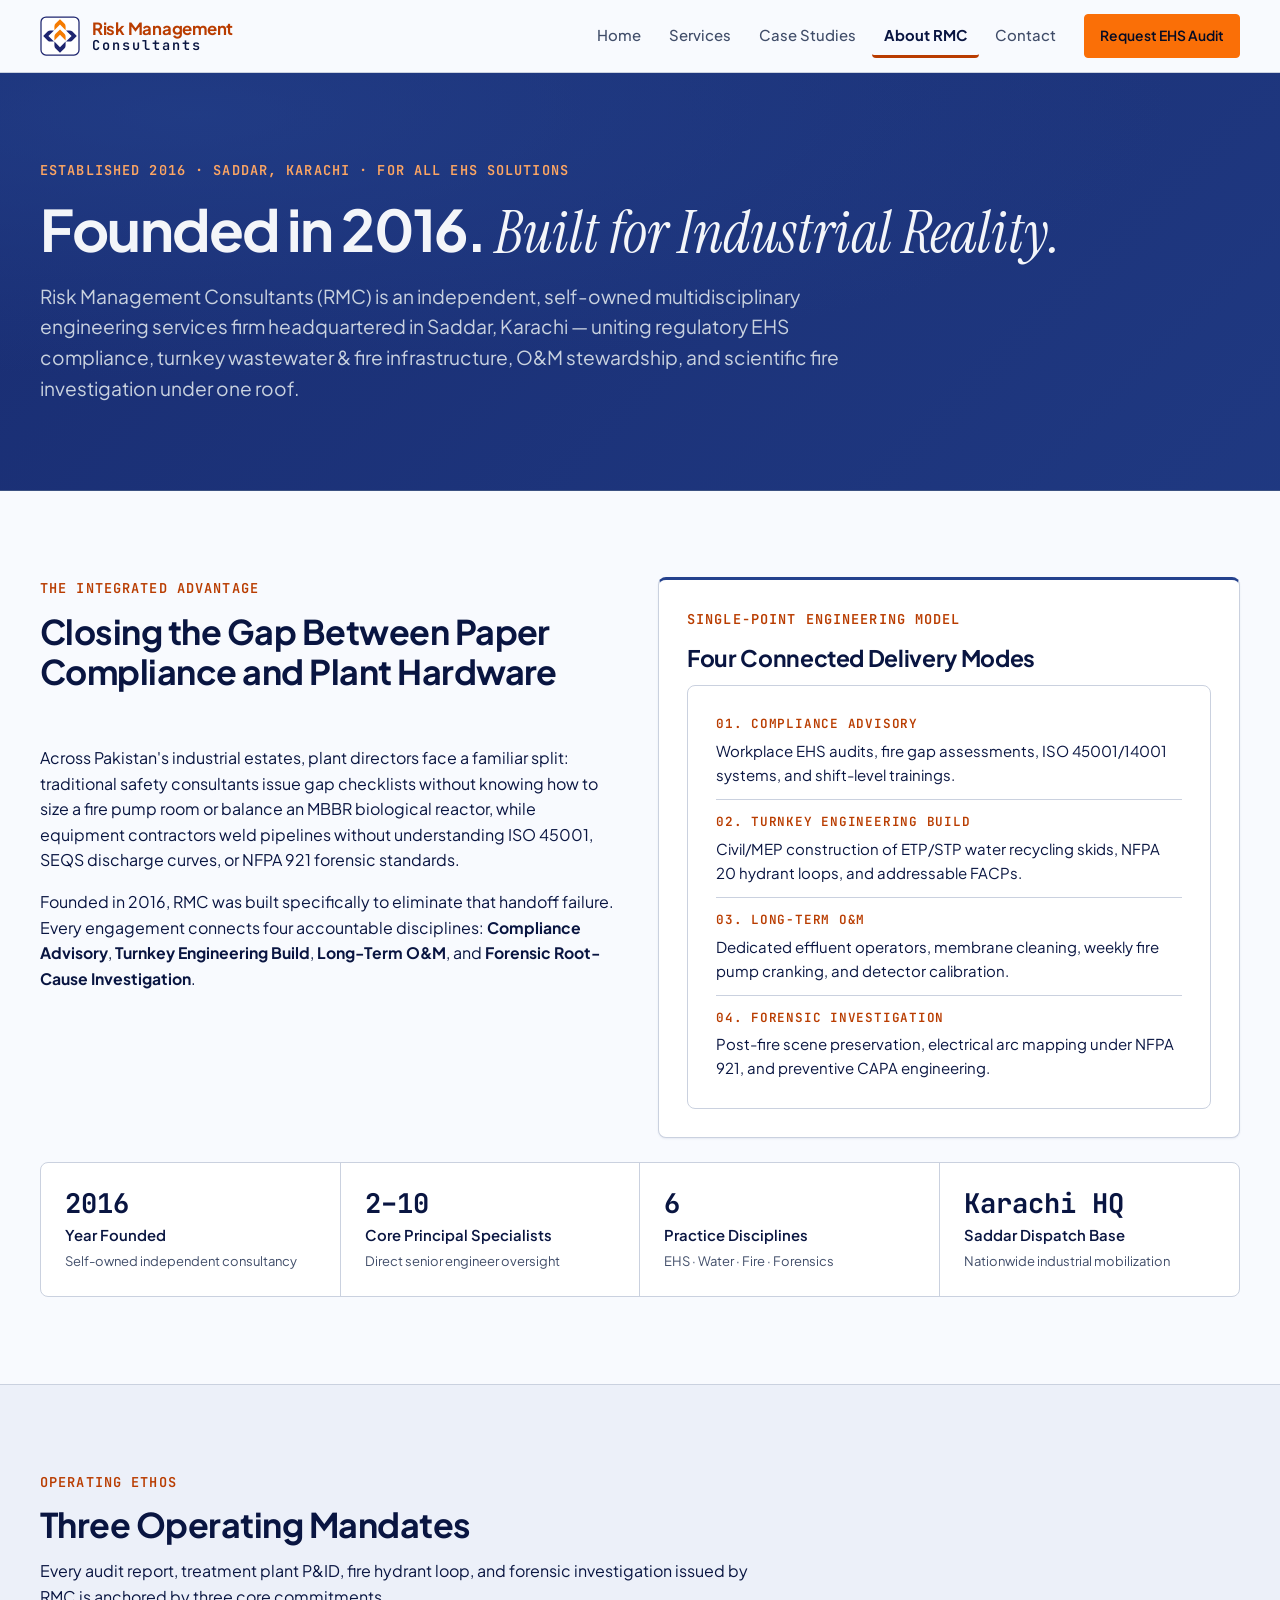
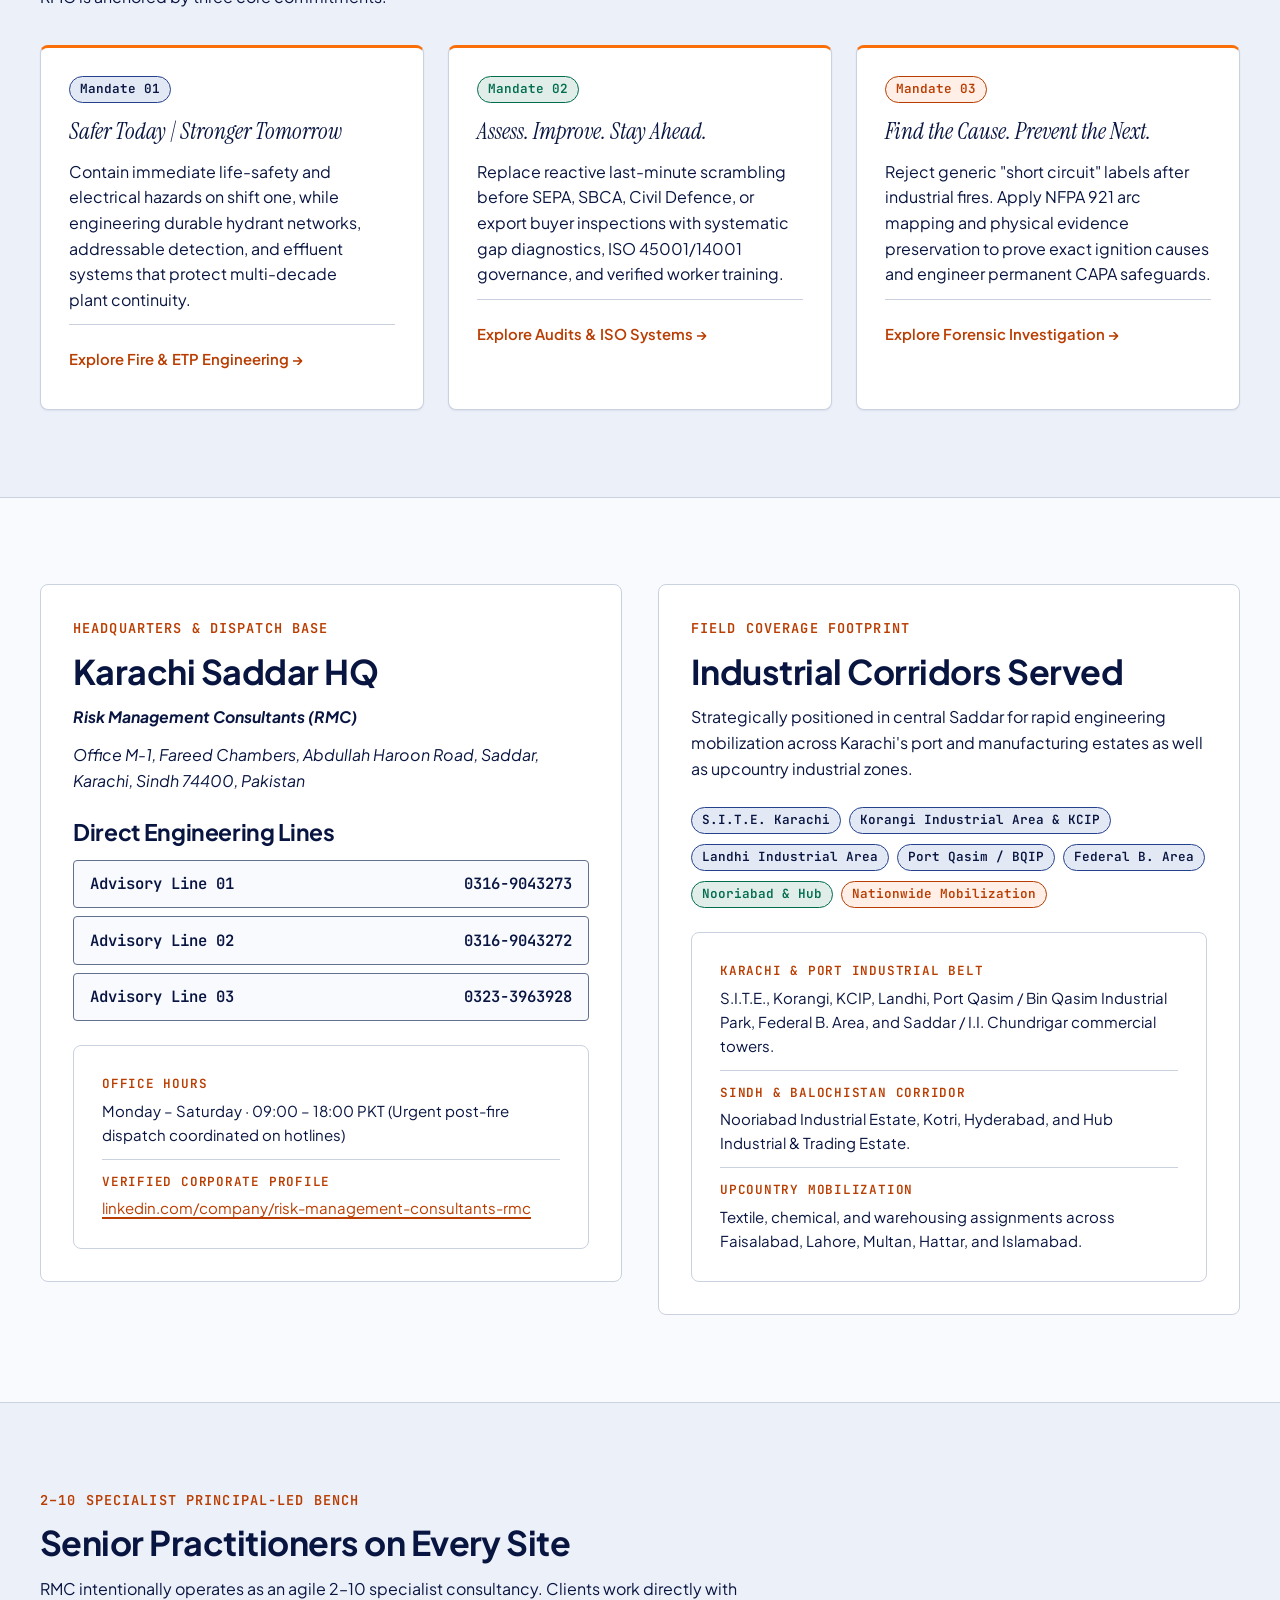
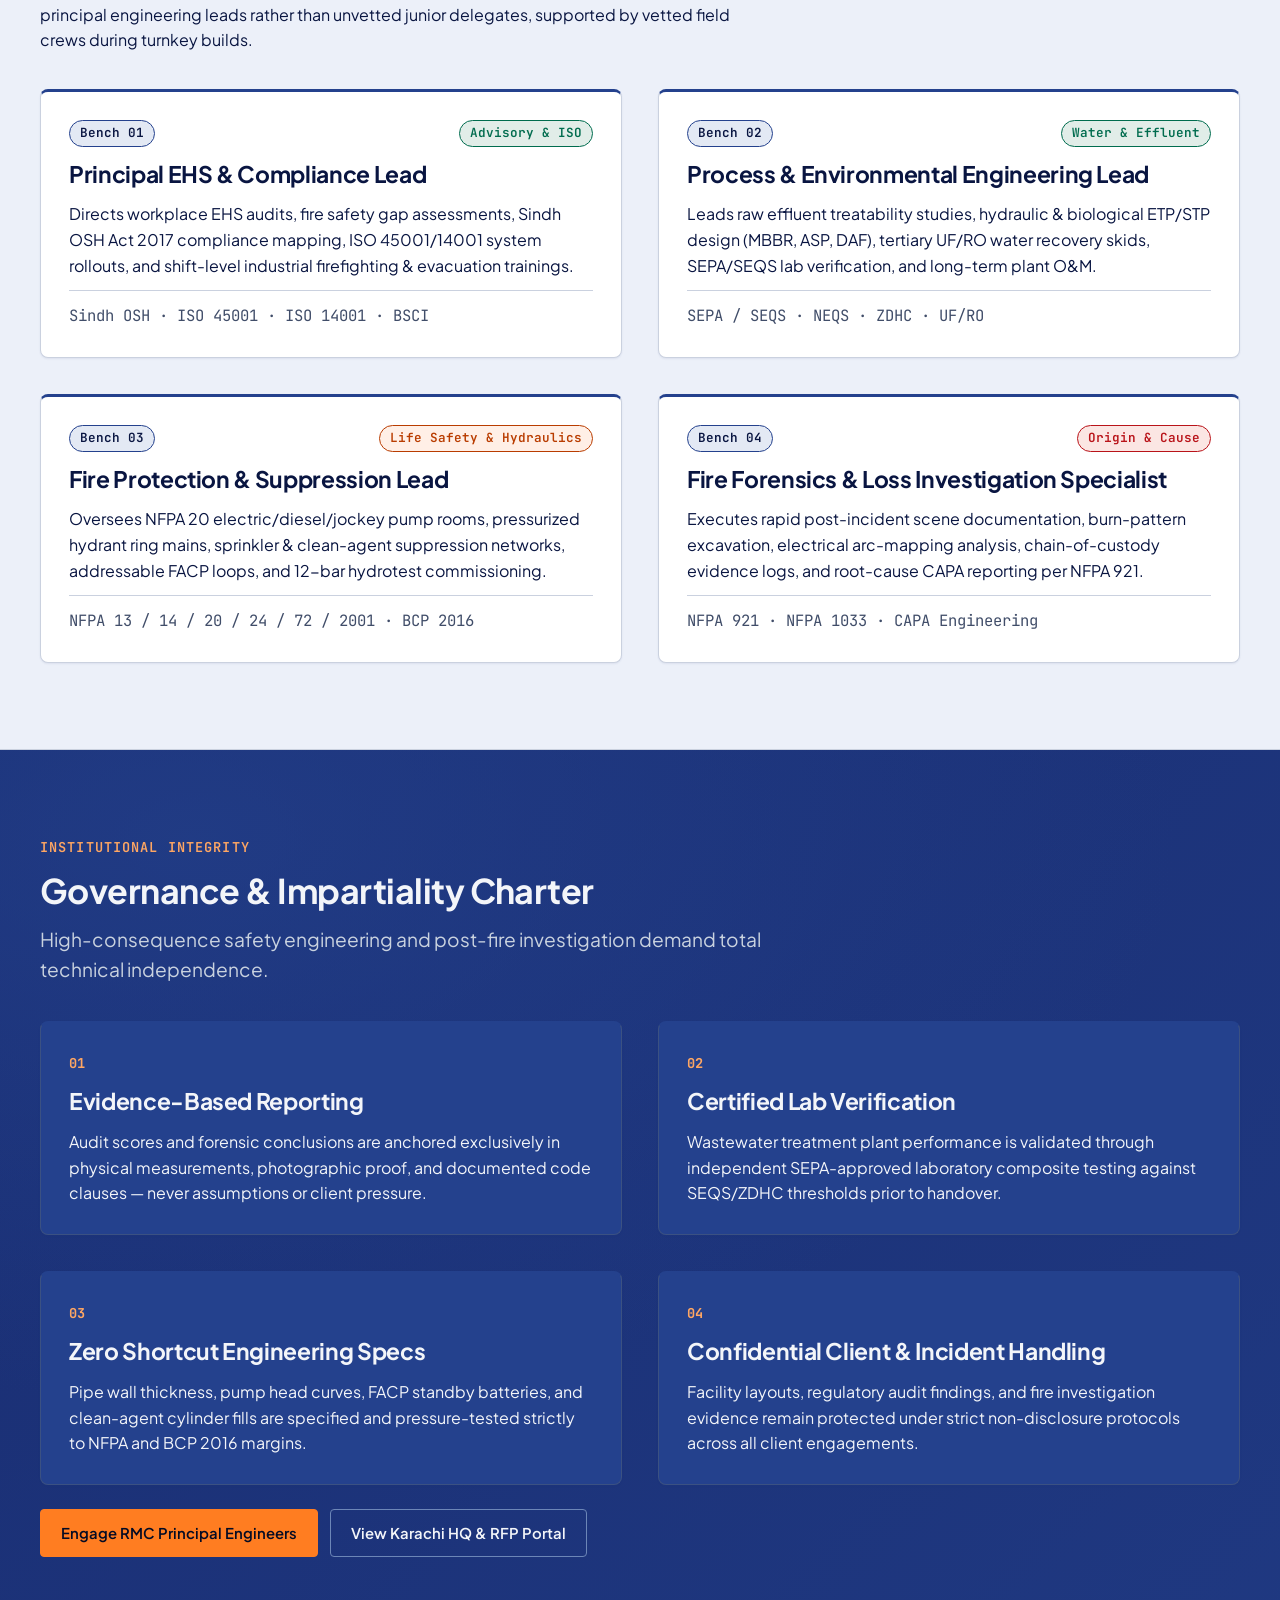
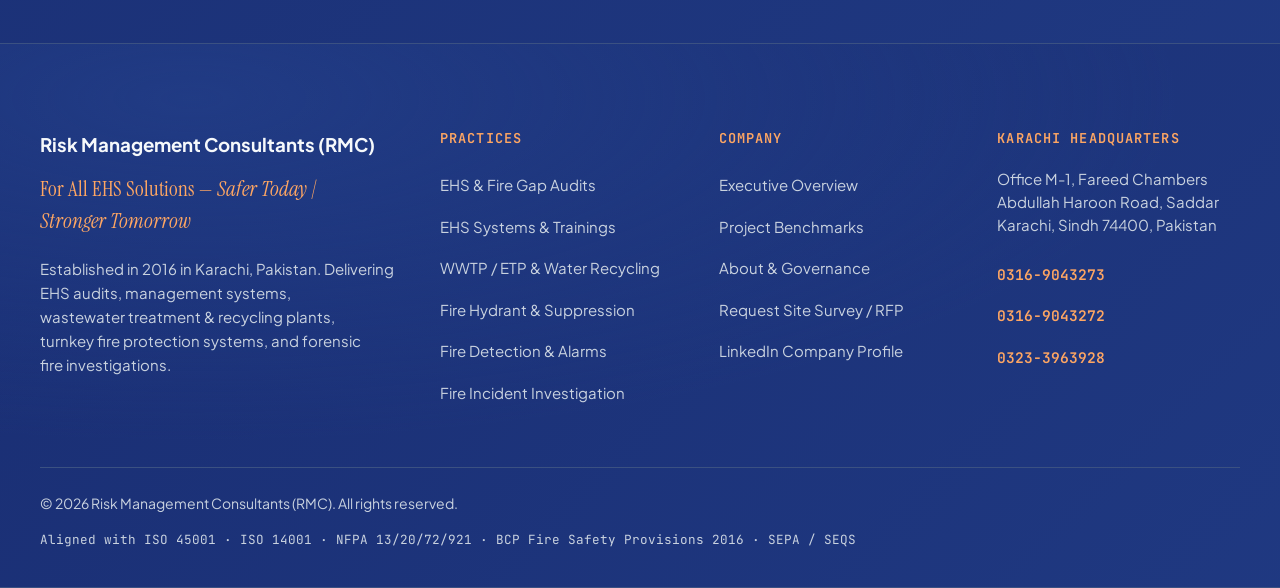
<file: about.html>
<!DOCTYPE html>
<html lang="en">
<head>
  <meta charset="utf-8">
  <meta name="viewport" content="width=device-width, initial-scale=1.0">
  <meta name="color-scheme" content="light dark">
  <title>About RMC &amp; Governance Charter | Risk Management Consultants (RMC)</title>
  <meta name="description" content="Established in 2016 in Saddar, Karachi, Risk Management Consultants (RMC) is a principal-led industrial EHS, wastewater treatment, fire protection engineering, and NFPA 921 fire investigation consultancy.">
  <link rel="icon" href="assets/favicon.svg" type="image/svg+xml">
  <link rel="preconnect" href="https://fonts.googleapis.com">
  <link rel="preconnect" href="https://fonts.gstatic.com" crossorigin>
  <link href="https://fonts.googleapis.com/css2?family=Instrument+Serif:ital@0;1&family=JetBrains+Mono:wght@400;500;600&family=Plus+Jakarta+Sans:wght@400;500;600;700&display=swap" rel="stylesheet">
  <link rel="expect" href="#main-content" blocking="render">
  <link rel="stylesheet" href="styles/main.css">
  <script type="module" src="scripts/main.js"></script>
</head>
<body>
  <a class="skip-link" href="#main-content">Skip to main content</a>

  <header class="site-header" id="site-header">
    <div class="header-inner container">
      <a class="site-logo" href="index.html" aria-label="Risk Management Consultants (RMC) — Home">
        <svg class="rmc-mark" width="40" height="40" viewBox="0 0 40 40" aria-hidden="true">
          <rect x="1" y="1" width="38" height="38" rx="5" fill="#FFFFFF" stroke="#1E256F" stroke-width="1.25"/>
          <path d="M20 3.2 L24.4 7.6 Q25.6 8.8 25.6 10.6 L25.6 14.2 L20 8.6 L14.4 14.2 L14.4 10.6 Q14.4 8.8 15.6 7.6 Z" fill="#F57B00"/>
          <path d="M20 13.4 L24.4 17.8 Q25.6 19.0 25.6 20.8 L25.6 24.4 L20 18.8 L14.4 24.4 L14.4 20.8 Q14.4 19.0 15.6 17.8 Z" fill="#F57B00"/>
          <path d="M3.2 20 L7.6 15.6 Q8.8 14.4 10.6 14.4 L14.0 14.4 L8.4 20 L14.0 25.6 L10.6 25.6 Q8.8 25.6 7.6 24.4 Z" fill="#1E256F"/>
          <path d="M36.8 20 L32.4 15.6 Q31.2 14.4 29.4 14.4 L26.0 14.4 L31.6 20 L26.0 25.6 L29.4 25.6 Q31.2 25.6 32.4 24.4 Z" fill="#1E256F"/>
          <path d="M20 36.8 L24.4 32.4 Q25.6 31.2 25.6 29.4 L25.6 25.6 L20 31.2 L14.4 25.6 L14.4 29.4 Q14.4 31.2 15.6 32.4 Z" fill="#1E256F"/>
        </svg>
        <span class="site-logo-text">
          <strong class="site-logo-abbr">Risk Management</strong>
          <span class="site-logo-sub">Consultants</span>
        </span>
      </a>

      <nav class="site-nav" aria-label="Primary">
        <button
          class="menu-button"
          type="button"
          popovertarget="site-menu"
          popovertargetaction="toggle"
          aria-controls="site-menu"
        >
          <svg width="20" height="20" viewBox="0 0 24 24" fill="none" stroke="currentColor" stroke-width="2" aria-hidden="true">
            <line x1="3" y1="6" x2="21" y2="6"/>
            <line x1="3" y1="12" x2="21" y2="12"/>
            <line x1="3" y1="18" x2="21" y2="18"/>
          </svg>
          <span>Menu</span>
        </button>

        <ul id="site-menu" class="site-menu" popover="auto">
          <li><a href="index.html">Home</a></li>
          <li><a href="services.html">Services</a></li>
          <li><a href="case-studies.html">Case Studies</a></li>
          <li><a href="about.html" aria-current="page">About RMC</a></li>
          <li><a href="contact.html">Contact</a></li>
          <li class="site-menu-cta">
            <button
              type="button"
              class="btn btn--primary btn--sm"
              command="show-modal"
              commandfor="consultation-modal"
              data-open-consultation
            >
              Request EHS Audit
            </button>
          </li>
        </ul>
      </nav>
    </div>
  </header>

  <main id="main-content">
    <!-- Band 1: Page Hero -->
    <section class="band band--navy">
      <div class="container">
        <div class="stack-md">
          <p class="eyebrow">Established 2016 · Saddar, Karachi · For All EHS Solutions</p>
          <h1 class="display-title">Founded in 2016. <span class="serif-accent">Built for Industrial Reality.</span></h1>
          <p class="lead">
            Risk Management Consultants (RMC) is an independent, self-owned multidisciplinary engineering services firm
            headquartered in Saddar, Karachi — uniting regulatory EHS compliance, turnkey wastewater &amp; fire
            infrastructure, O&amp;M stewardship, and scientific fire investigation under one roof.
          </p>
        </div>
      </div>
    </section>

    <!-- Band 2: Who We Are & Integrated Advantage -->
    <section class="band band--surface">
      <div class="container">
        <div class="two-col-grid">
          <div class="prose">
            <div class="section-header">
              <p class="eyebrow">The Integrated Advantage</p>
              <h2>Closing the Gap Between Paper Compliance and Plant Hardware</h2>
            </div>
            <p>
              Across Pakistan's industrial estates, plant directors face a familiar split: traditional safety consultants
              issue gap checklists without knowing how to size a fire pump room or balance an MBBR biological reactor,
              while equipment contractors weld pipelines without understanding ISO 45001, SEQS discharge curves, or
              NFPA 921 forensic standards.
            </p>
            <p>
              Founded in 2016, RMC was built specifically to eliminate that handoff failure. Every engagement connects
              four accountable disciplines: <strong>Compliance Advisory</strong>, <strong>Turnkey Engineering Build</strong>,
              <strong>Long-Term O&amp;M</strong>, and <strong>Forensic Root-Cause Investigation</strong>.
            </p>
          </div>

          <div class="card">
            <p class="eyebrow">Single-Point Engineering Model</p>
            <h3>Four Connected Delivery Modes</h3>
            <dl class="spec-sheet">
              <div class="spec-row">
                <dt>01. Compliance Advisory</dt>
                <dd>Workplace EHS audits, fire gap assessments, ISO 45001/14001 systems, and shift-level trainings.</dd>
              </div>
              <div class="spec-row">
                <dt>02. Turnkey Engineering Build</dt>
                <dd>Civil/MEP construction of ETP/STP water recycling skids, NFPA 20 hydrant loops, and addressable FACPs.</dd>
              </div>
              <div class="spec-row">
                <dt>03. Long-Term O&amp;M</dt>
                <dd>Dedicated effluent operators, membrane cleaning, weekly fire pump cranking, and detector calibration.</dd>
              </div>
              <div class="spec-row">
                <dt>04. Forensic Investigation</dt>
                <dd>Post-fire scene preservation, electrical arc mapping under NFPA 921, and preventive CAPA engineering.</dd>
              </div>
            </dl>
          </div>
        </div>

        <div class="metric-strip mt-lg" aria-label="RMC Institutional Profile">
          <div class="metric-item">
            <span class="metric-value">2016</span>
            <span class="metric-label">Year Founded</span>
            <span class="metric-note">Self-owned independent consultancy</span>
          </div>
          <div class="metric-item">
            <span class="metric-value">2–10</span>
            <span class="metric-label">Core Principal Specialists</span>
            <span class="metric-note">Direct senior engineer oversight</span>
          </div>
          <div class="metric-item">
            <span class="metric-value">6</span>
            <span class="metric-label">Practice Disciplines</span>
            <span class="metric-note">EHS · Water · Fire · Forensics</span>
          </div>
          <div class="metric-item">
            <span class="metric-value">Karachi HQ</span>
            <span class="metric-label">Saddar Dispatch Base</span>
            <span class="metric-note">Nationwide industrial mobilization</span>
          </div>
        </div>
      </div>
    </section>

    <!-- Band 3: Three Operating Mandates -->
    <section class="band band--tinted">
      <div class="container">
        <div class="section-header">
          <p class="eyebrow">Operating Ethos</p>
          <h2>Three Operating Mandates</h2>
          <p>
            Every audit report, treatment plant P&amp;ID, fire hydrant loop, and forensic investigation issued by RMC
            is anchored by three core commitments.
          </p>
        </div>

        <div class="grid-3">
          <article class="mandate-card">
            <div class="card-top">
              <span class="badge badge--navy">Mandate 01</span>
            </div>
            <h3><span class="serif-accent">Safer Today | Stronger Tomorrow</span></h3>
            <div class="card-body">
              <p>
                Contain immediate life-safety and electrical hazards on shift one, while engineering durable hydrant
                networks, addressable detection, and effluent systems that protect multi-decade plant continuity.
              </p>
            </div>
            <div class="card-footer">
              <a class="card-link" href="services.html#fire-hydrant-suppression">Explore Fire &amp; ETP Engineering &rarr;</a>
            </div>
          </article>

          <article class="mandate-card">
            <div class="card-top">
              <span class="badge badge--teal">Mandate 02</span>
            </div>
            <h3><span class="serif-accent">Assess. Improve. Stay Ahead.</span></h3>
            <div class="card-body">
              <p>
                Replace reactive last-minute scrambling before SEPA, SBCA, Civil Defence, or export buyer inspections
                with systematic gap diagnostics, ISO 45001/14001 governance, and verified worker training.
              </p>
            </div>
            <div class="card-footer">
              <a class="card-link" href="services.html#ehs-audits">Explore Audits &amp; ISO Systems &rarr;</a>
            </div>
          </article>

          <article class="mandate-card">
            <div class="card-top">
              <span class="badge badge--amber">Mandate 03</span>
            </div>
            <h3><span class="serif-accent">Find the Cause. Prevent the Next.</span></h3>
            <div class="card-body">
              <p>
                Reject generic "short circuit" labels after industrial fires. Apply NFPA 921 arc mapping and physical
                evidence preservation to prove exact ignition causes and engineer permanent CAPA safeguards.
              </p>
            </div>
            <div class="card-footer">
              <a class="card-link" href="services.html#fire-investigation">Explore Forensic Investigation &rarr;</a>
            </div>
          </article>
        </div>
      </div>
    </section>

    <!-- Band 4: Karachi HQ & Industrial Corridors -->
    <section class="band band--surface">
      <div class="container">
        <div class="two-col-grid">
          <div class="hq-directory">
            <div class="stack-sm">
              <p class="eyebrow">Headquarters &amp; Dispatch Base</p>
              <h2>Karachi Saddar HQ</h2>
              <address class="stack-sm">
                <strong>Risk Management Consultants (RMC)</strong>
                <span>Office M-1, Fareed Chambers, Abdullah Haroon Road, Saddar, Karachi, Sindh 74400, Pakistan</span>
              </address>
            </div>

            <div class="stack-sm">
              <h3>Direct Engineering Lines</h3>
              <ul class="phone-list">
                <li><a class="phone-link" href="tel:+923169043273"><span>Advisory Line 01</span><span>0316-9043273</span></a></li>
                <li><a class="phone-link" href="tel:+923169043272"><span>Advisory Line 02</span><span>0316-9043272</span></a></li>
                <li><a class="phone-link" href="tel:+923233963928"><span>Advisory Line 03</span><span>0323-3963928</span></a></li>
              </ul>
            </div>

            <dl class="spec-sheet">
              <div class="spec-row">
                <dt>Office Hours</dt>
                <dd>Monday – Saturday · 09:00 – 18:00 PKT (Urgent post-fire dispatch coordinated on hotlines)</dd>
              </div>
              <div class="spec-row">
                <dt>Verified Corporate Profile</dt>
                <dd>
                  <a href="https://pk.linkedin.com/company/risk-management-consultants-rmc" target="_blank" rel="noopener noreferrer">
                    linkedin.com/company/risk-management-consultants-rmc
                  </a>
                </dd>
              </div>
            </dl>
          </div>

          <div class="contact-card">
            <div class="stack-sm">
              <p class="eyebrow">Field Coverage Footprint</p>
              <h2>Industrial Corridors Served</h2>
              <p>
                Strategically positioned in central Saddar for rapid engineering mobilization across Karachi's port and
                manufacturing estates as well as upcountry industrial zones.
              </p>
            </div>

            <ul class="corridor-list">
              <li><span class="badge badge--navy">S.I.T.E. Karachi</span></li>
              <li><span class="badge badge--navy">Korangi Industrial Area &amp; KCIP</span></li>
              <li><span class="badge badge--navy">Landhi Industrial Area</span></li>
              <li><span class="badge badge--navy">Port Qasim / BQIP</span></li>
              <li><span class="badge badge--navy">Federal B. Area</span></li>
              <li><span class="badge badge--teal">Nooriabad &amp; Hub</span></li>
              <li><span class="badge badge--amber">Nationwide Mobilization</span></li>
            </ul>

            <dl class="spec-sheet">
              <div class="spec-row">
                <dt>Karachi &amp; Port Industrial Belt</dt>
                <dd>S.I.T.E., Korangi, KCIP, Landhi, Port Qasim / Bin Qasim Industrial Park, Federal B. Area, and Saddar / I.I. Chundrigar commercial towers.</dd>
              </div>
              <div class="spec-row">
                <dt>Sindh &amp; Balochistan Corridor</dt>
                <dd>Nooriabad Industrial Estate, Kotri, Hyderabad, and Hub Industrial &amp; Trading Estate.</dd>
              </div>
              <div class="spec-row">
                <dt>Upcountry Mobilization</dt>
                <dd>Textile, chemical, and warehousing assignments across Faisalabad, Lahore, Multan, Hattar, and Islamabad.</dd>
              </div>
            </dl>
          </div>
        </div>
      </div>
    </section>

    <!-- Band 5: Principal-Led Specialist Engineering Bench -->
    <section class="band band--tinted">
      <div class="container">
        <div class="section-header">
          <p class="eyebrow">2–10 Specialist Principal-Led Bench</p>
          <h2>Senior Practitioners on Every Site</h2>
          <p>
            RMC intentionally operates as an agile 2–10 specialist consultancy. Clients work directly with principal
            engineering leads rather than unvetted junior delegates, supported by vetted field crews during turnkey builds.
          </p>
        </div>

        <div class="two-col-grid">
          <article class="team-card">
            <div class="card-top">
              <span class="badge badge--navy">Bench 01</span>
              <span class="badge badge--teal">Advisory &amp; ISO</span>
            </div>
            <h3>Principal EHS &amp; Compliance Lead</h3>
            <div class="card-body">
              <p>
                Directs workplace EHS audits, fire safety gap assessments, Sindh OSH Act 2017 compliance mapping,
                ISO 45001/14001 system rollouts, and shift-level industrial firefighting &amp; evacuation trainings.
              </p>
            </div>
            <div class="card-footer">
              <span class="text-mono text-muted">Sindh OSH · ISO 45001 · ISO 14001 · BSCI</span>
            </div>
          </article>

          <article class="team-card">
            <div class="card-top">
              <span class="badge badge--navy">Bench 02</span>
              <span class="badge badge--teal">Water &amp; Effluent</span>
            </div>
            <h3>Process &amp; Environmental Engineering Lead</h3>
            <div class="card-body">
              <p>
                Leads raw effluent treatability studies, hydraulic &amp; biological ETP/STP design (MBBR, ASP, DAF),
                tertiary UF/RO water recovery skids, SEPA/SEQS lab verification, and long-term plant O&amp;M.
              </p>
            </div>
            <div class="card-footer">
              <span class="text-mono text-muted">SEPA / SEQS · NEQS · ZDHC · UF/RO</span>
            </div>
          </article>

          <article class="team-card">
            <div class="card-top">
              <span class="badge badge--navy">Bench 03</span>
              <span class="badge badge--amber">Life Safety &amp; Hydraulics</span>
            </div>
            <h3>Fire Protection &amp; Suppression Lead</h3>
            <div class="card-body">
              <p>
                Oversees NFPA 20 electric/diesel/jockey pump rooms, pressurized hydrant ring mains, sprinkler &amp;
                clean-agent suppression networks, addressable FACP loops, and 12-bar hydrotest commissioning.
              </p>
            </div>
            <div class="card-footer">
              <span class="text-mono text-muted">NFPA 13 / 14 / 20 / 24 / 72 / 2001 · BCP 2016</span>
            </div>
          </article>

          <article class="team-card">
            <div class="card-top">
              <span class="badge badge--navy">Bench 04</span>
              <span class="badge badge--danger">Origin &amp; Cause</span>
            </div>
            <h3>Fire Forensics &amp; Loss Investigation Specialist</h3>
            <div class="card-body">
              <p>
                Executes rapid post-incident scene documentation, burn-pattern excavation, electrical arc-mapping
                analysis, chain-of-custody evidence logs, and root-cause CAPA reporting per NFPA 921.
              </p>
            </div>
            <div class="card-footer">
              <span class="text-mono text-muted">NFPA 921 · NFPA 1033 · CAPA Engineering</span>
            </div>
          </article>
        </div>
      </div>
    </section>

    <!-- Band 6: Governance & Impartiality Charter -->
    <section class="band band--navy">
      <div class="container">
        <div class="section-header">
          <p class="eyebrow">Institutional Integrity</p>
          <h2>Governance &amp; Impartiality Charter</h2>
          <p class="lead">
            High-consequence safety engineering and post-fire investigation demand total technical independence.
          </p>
        </div>

        <div class="two-col-grid">
          <article class="charter-card">
            <span class="index-num">01</span>
            <h3>Evidence-Based Reporting</h3>
            <p>
              Audit scores and forensic conclusions are anchored exclusively in physical measurements, photographic
              proof, and documented code clauses — never assumptions or client pressure.
            </p>
          </article>

          <article class="charter-card">
            <span class="index-num">02</span>
            <h3>Certified Lab Verification</h3>
            <p>
              Wastewater treatment plant performance is validated through independent SEPA-approved laboratory composite
              testing against SEQS/ZDHC thresholds prior to handover.
            </p>
          </article>

          <article class="charter-card">
            <span class="index-num">03</span>
            <h3>Zero Shortcut Engineering Specs</h3>
            <p>
              Pipe wall thickness, pump head curves, FACP standby batteries, and clean-agent cylinder fills are specified
              and pressure-tested strictly to NFPA and BCP 2016 margins.
            </p>
          </article>

          <article class="charter-card">
            <span class="index-num">04</span>
            <h3>Confidential Client &amp; Incident Handling</h3>
            <p>
              Facility layouts, regulatory audit findings, and fire investigation evidence remain protected under strict
              non-disclosure protocols across all client engagements.
            </p>
          </article>
        </div>

        <div class="btn-group mt-lg">
          <button
            type="button"
            class="btn btn--primary"
            command="show-modal"
            commandfor="consultation-modal"
            data-open-consultation
          >
            Engage RMC Principal Engineers
          </button>
          <a class="btn btn--ghost" href="contact.html">View Karachi HQ &amp; RFP Portal</a>
        </div>
      </div>
    </section>
  </main>

  <footer class="site-footer band band--navy">
    <div class="container">
      <div class="footer-grid">
        <div class="footer-brand">
          <p class="footer-title">Risk Management Consultants (RMC)</p>
          <p class="footer-tagline">For All EHS Solutions — <em>Safer Today | Stronger Tomorrow</em></p>
          <p class="footer-desc">
            Established in 2016 in Karachi, Pakistan. Delivering EHS audits, management systems,
            wastewater treatment &amp; recycling plants, turnkey fire protection systems, and forensic fire investigations.
          </p>
        </div>

        <nav class="footer-col" aria-label="Engineering Practices">
          <h2 class="footer-heading">Practices</h2>
          <ul class="footer-links">
            <li><a href="services.html#ehs-audits">EHS &amp; Fire Gap Audits</a></li>
            <li><a href="services.html#ehs-systems-training">EHS Systems &amp; Trainings</a></li>
            <li><a href="services.html#wastewater-recycling">WWTP / ETP &amp; Water Recycling</a></li>
            <li><a href="services.html#fire-hydrant-suppression">Fire Hydrant &amp; Suppression</a></li>
            <li><a href="services.html#fire-detection-alarm">Fire Detection &amp; Alarms</a></li>
            <li><a href="services.html#fire-investigation">Fire Incident Investigation</a></li>
          </ul>
        </nav>

        <nav class="footer-col" aria-label="Company Navigation">
          <h2 class="footer-heading">Company</h2>
          <ul class="footer-links">
            <li><a href="index.html">Executive Overview</a></li>
            <li><a href="case-studies.html">Project Benchmarks</a></li>
            <li><a href="about.html">About &amp; Governance</a></li>
            <li><a href="contact.html">Request Site Survey / RFP</a></li>
            <li><a href="https://pk.linkedin.com/company/risk-management-consultants-rmc" target="_blank" rel="noopener noreferrer">LinkedIn Company Profile</a></li>
          </ul>
        </nav>

        <div class="footer-col">
          <h2 class="footer-heading">Karachi Headquarters</h2>
          <address class="footer-address">
            Office M-1, Fareed Chambers<br>
            Abdullah Haroon Road, Saddar<br>
            Karachi, Sindh 74400, Pakistan
          </address>
          <ul class="footer-phones">
            <li><a href="tel:+923169043273">0316-9043273</a></li>
            <li><a href="tel:+923169043272">0316-9043272</a></li>
            <li><a href="tel:+923233963928">0323-3963928</a></li>
          </ul>
        </div>
      </div>

      <div class="footer-bottom">
        <p>&copy; <span data-year>2026</span> Risk Management Consultants (RMC). All rights reserved.</p>
        <p class="footer-standards">Aligned with ISO 45001 · ISO 14001 · NFPA 13/20/72/921 · BCP Fire Safety Provisions 2016 · SEPA / SEQS</p>
      </div>
    </div>
  </footer>

  <dialog id="consultation-modal" class="rmc-dialog" closedby="any" aria-labelledby="consultation-modal-title">
    <div class="rmc-dialog-shell">
      <div class="rmc-dialog-header">
        <div>
          <p class="eyebrow">Karachi HQ · Nationwide Dispatch</p>
          <h2 id="consultation-modal-title">Schedule an Engineering &amp; EHS Consultation</h2>
        </div>
        <form method="dialog">
          <button type="submit" value="close" class="btn-icon" aria-label="Close consultation dialog">
            <svg width="20" height="20" viewBox="0 0 24 24" fill="none" stroke="currentColor" stroke-width="2" aria-hidden="true">
              <path d="M18 6 6 18M6 6l12 12"/>
            </svg>
          </button>
        </form>
      </div>

      <form id="consultation-modal-form" class="rmc-form" method="post" action="contact.html#submitted" novalidate>
        <div class="rmc-form-grid">
          <div class="field-group">
            <label for="modal-name">Full Name <span aria-hidden="true">*</span></label>
            <input id="modal-name" name="name" type="text" autocomplete="name" required autofocus>
            <span class="field-error" id="modal-name-err" hidden>Please enter your full name.</span>
          </div>

          <div class="field-group">
            <label for="modal-company">Organization / Facility <span aria-hidden="true">*</span></label>
            <input id="modal-company" name="company" type="text" autocomplete="organization" required>
            <span class="field-error" id="modal-company-err" hidden>Please enter your company or plant name.</span>
          </div>

          <div class="field-group">
            <label for="modal-phone">Phone / WhatsApp <span aria-hidden="true">*</span></label>
            <span class="field-hint" id="modal-phone-hint">Format: +92 3XX XXXXXXX or 03XX-XXXXXXX</span>
            <input id="modal-phone" name="phone" type="tel" inputmode="tel" autocomplete="tel" aria-describedby="modal-phone-hint" required>
            <span class="field-error" id="modal-phone-err" hidden>Please provide a valid contact number.</span>
          </div>

          <div class="field-group">
            <label for="modal-email">Work Email <span aria-hidden="true">*</span></label>
            <input id="modal-email" name="email" type="email" inputmode="email" autocomplete="email" autocorrect="off" autocapitalize="none" spellcheck="false" required>
            <span class="field-error" id="modal-email-err" hidden>Please enter a valid work email address.</span>
          </div>
        </div>

        <div class="field-group">
          <label for="modal-service">Primary Engineering Practice <span aria-hidden="true">*</span></label>
          <select id="modal-service" name="service" required>
            <option value="" disabled selected>Select an EHS or engineering practice…</option>
            <option value="ehs-audits">EHS Audits &amp; Safety / Fire Gap Assessments</option>
            <option value="ehs-systems">EHS Management Systems (ISO 45001/14001) &amp; Trainings</option>
            <option value="wastewater">Wastewater Treatment (ETP/STP) &amp; Water Recycling Plant</option>
            <option value="fire-suppression">Fire Hydrant &amp; Automatic Fire Suppression System</option>
            <option value="fire-detection">Fire Detection &amp; Addressable Alarm System</option>
            <option value="fire-investigation">Fire Incident Investigation &amp; Origin/Cause Forensics</option>
          </select>
          <span class="field-error" id="modal-service-err" hidden>Please select the practice area you need.</span>
        </div>

        <div class="field-group">
          <label for="modal-scope">Site Location, Industrial Zone &amp; Brief</label>
          <span class="field-hint" id="modal-scope-hint">Include estate/city (e.g., Korangi, SITE, Port Qasim) and capacity or urgency.</span>
          <textarea id="modal-scope" name="scope" rows="3" aria-describedby="modal-scope-hint"></textarea>
        </div>

        <div class="rmc-dialog-actions">
          <button type="submit" class="btn btn--primary">Submit Consultation Brief</button>
          <a class="btn btn--ghost" href="tel:+923169043273">Urgent? Call 0316-9043273</a>
        </div>

        <div class="form-status" role="status" aria-live="polite" hidden></div>
      </form>
    </div>
  </dialog>
</body>
</html>
</file>
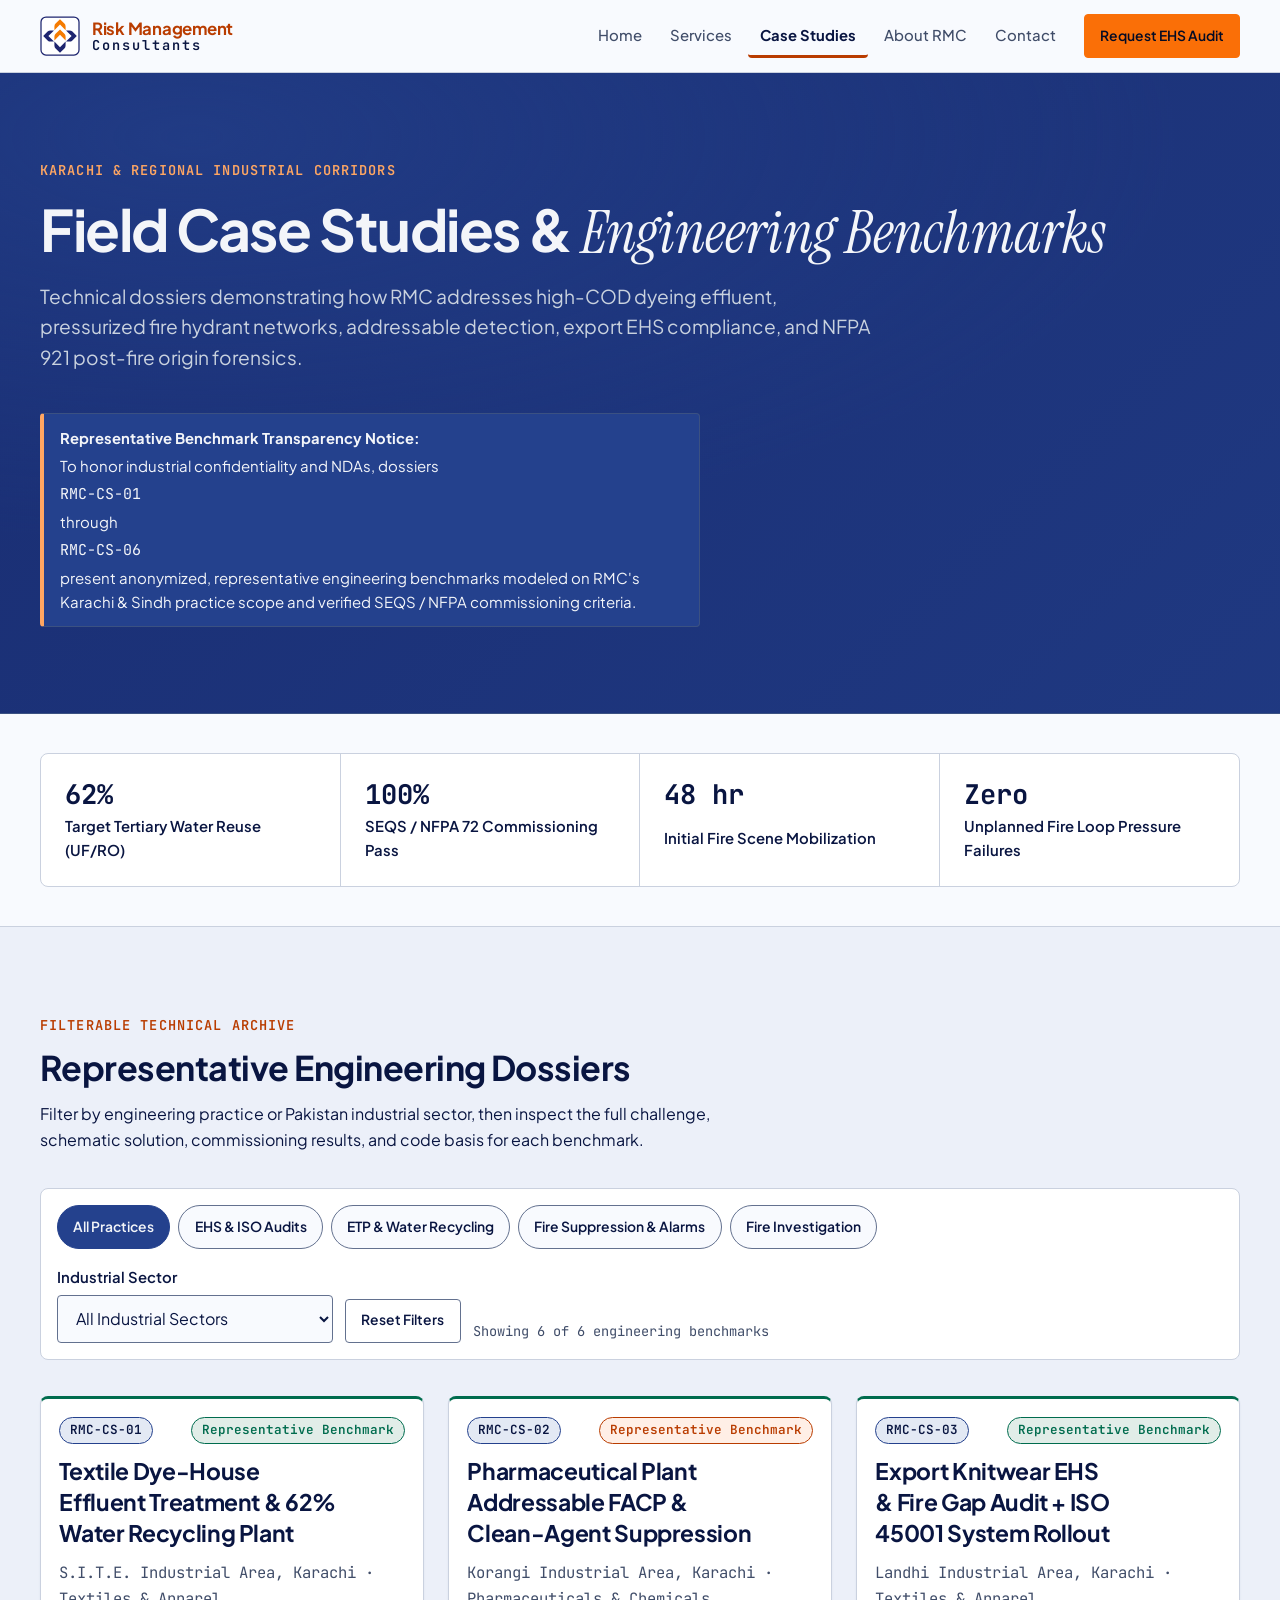
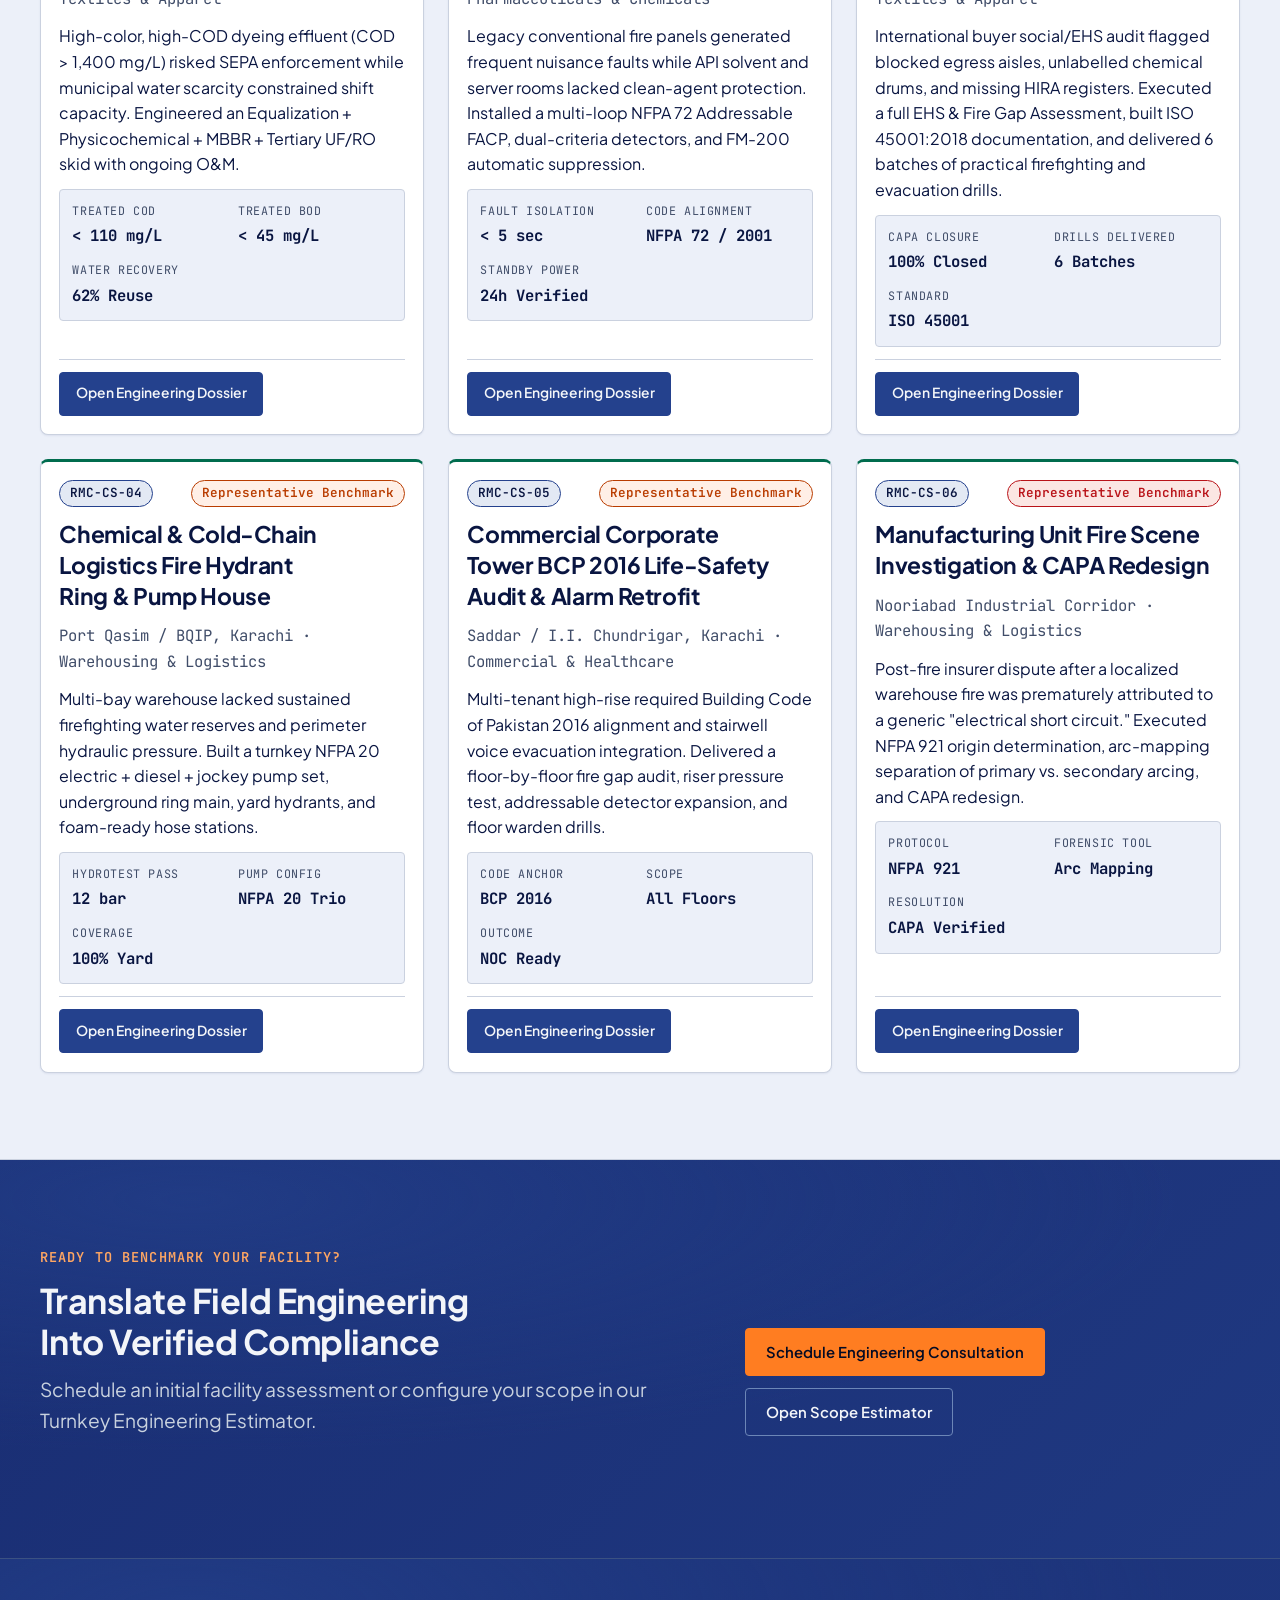
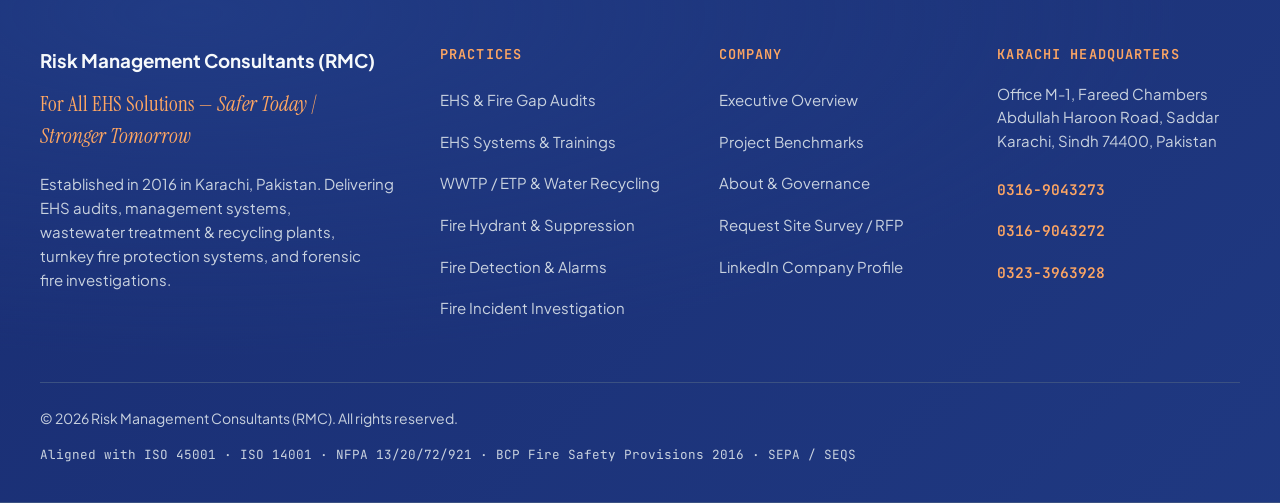
<file: case-studies.html>
<!DOCTYPE html>
<html lang="en">
<head>
  <meta charset="utf-8">
  <meta name="viewport" content="width=device-width, initial-scale=1.0">
  <meta name="color-scheme" content="light dark">
  <title>Field Case Studies &amp; Engineering Benchmarks | Risk Management Consultants (RMC)</title>
  <meta name="description" content="Representative Karachi and Sindh industrial engineering benchmarks across wastewater recycling (ETP/UF/RO), NFPA 72 addressable alarms, NFPA 20 hydrant loops, ISO 45001 gap audits, and NFPA 921 fire investigations.">
  <link rel="icon" href="assets/favicon.svg" type="image/svg+xml">
  <link rel="preconnect" href="https://fonts.googleapis.com">
  <link rel="preconnect" href="https://fonts.gstatic.com" crossorigin>
  <link href="https://fonts.googleapis.com/css2?family=Instrument+Serif:ital@0;1&family=JetBrains+Mono:wght@400;500;600&family=Plus+Jakarta+Sans:wght@400;500;600;700&display=swap" rel="stylesheet">
  <link rel="expect" href="#main-content" blocking="render">
  <link rel="stylesheet" href="styles/main.css">
  <script type="module" src="scripts/main.js"></script>
  <script type="module" src="scripts/case-studies.js"></script>
</head>
<body>
  <a class="skip-link" href="#main-content">Skip to main content</a>

  <header class="site-header" id="site-header">
    <div class="header-inner container">
      <a class="site-logo" href="index.html" aria-label="Risk Management Consultants (RMC) — Home">
        <svg class="rmc-mark" width="40" height="40" viewBox="0 0 40 40" aria-hidden="true">
          <rect x="1" y="1" width="38" height="38" rx="5" fill="#FFFFFF" stroke="#1E256F" stroke-width="1.25"/>
          <path d="M20 3.2 L24.4 7.6 Q25.6 8.8 25.6 10.6 L25.6 14.2 L20 8.6 L14.4 14.2 L14.4 10.6 Q14.4 8.8 15.6 7.6 Z" fill="#F57B00"/>
          <path d="M20 13.4 L24.4 17.8 Q25.6 19.0 25.6 20.8 L25.6 24.4 L20 18.8 L14.4 24.4 L14.4 20.8 Q14.4 19.0 15.6 17.8 Z" fill="#F57B00"/>
          <path d="M3.2 20 L7.6 15.6 Q8.8 14.4 10.6 14.4 L14.0 14.4 L8.4 20 L14.0 25.6 L10.6 25.6 Q8.8 25.6 7.6 24.4 Z" fill="#1E256F"/>
          <path d="M36.8 20 L32.4 15.6 Q31.2 14.4 29.4 14.4 L26.0 14.4 L31.6 20 L26.0 25.6 L29.4 25.6 Q31.2 25.6 32.4 24.4 Z" fill="#1E256F"/>
          <path d="M20 36.8 L24.4 32.4 Q25.6 31.2 25.6 29.4 L25.6 25.6 L20 31.2 L14.4 25.6 L14.4 29.4 Q14.4 31.2 15.6 32.4 Z" fill="#1E256F"/>
        </svg>
        <span class="site-logo-text">
          <strong class="site-logo-abbr">Risk Management</strong>
          <span class="site-logo-sub">Consultants</span>
        </span>
      </a>

      <nav class="site-nav" aria-label="Primary">
        <button
          class="menu-button"
          type="button"
          popovertarget="site-menu"
          popovertargetaction="toggle"
          aria-controls="site-menu"
        >
          <svg width="20" height="20" viewBox="0 0 24 24" fill="none" stroke="currentColor" stroke-width="2" aria-hidden="true">
            <line x1="3" y1="6" x2="21" y2="6"/>
            <line x1="3" y1="12" x2="21" y2="12"/>
            <line x1="3" y1="18" x2="21" y2="18"/>
          </svg>
          <span>Menu</span>
        </button>

        <ul id="site-menu" class="site-menu" popover="auto">
          <li><a href="index.html">Home</a></li>
          <li><a href="services.html">Services</a></li>
          <li><a href="case-studies.html" aria-current="page">Case Studies</a></li>
          <li><a href="about.html">About RMC</a></li>
          <li><a href="contact.html">Contact</a></li>
          <li class="site-menu-cta">
            <button
              type="button"
              class="btn btn--primary btn--sm"
              command="show-modal"
              commandfor="consultation-modal"
              data-open-consultation
            >
              Request EHS Audit
            </button>
          </li>
        </ul>
      </nav>
    </div>
  </header>

  <main id="main-content">
    <!-- Band 1: Page Hero -->
    <section class="band band--navy">
      <div class="container">
        <div class="stack-md">
          <p class="eyebrow">Karachi &amp; Regional Industrial Corridors</p>
          <h1 class="display-title">Field Case Studies &amp; <span class="serif-accent">Engineering Benchmarks</span></h1>
          <p class="lead">
            Technical dossiers demonstrating how RMC addresses high-COD dyeing effluent, pressurized fire hydrant
            networks, addressable detection, export EHS compliance, and NFPA 921 post-fire origin forensics.
          </p>
          <p class="benchmark-notice" role="note">
            <strong>Representative Benchmark Transparency Notice:</strong> To honor industrial confidentiality and NDAs,
            dossiers <code>RMC-CS-01</code> through <code>RMC-CS-06</code> present anonymized, representative engineering
            benchmarks modeled on RMC's Karachi &amp; Sindh practice scope and verified SEQS / NFPA commissioning criteria.
          </p>
        </div>
      </div>
    </section>

    <!-- Band 2: Aggregate Benchmark Strip -->
    <section class="band band--surface band--compact">
      <div class="container">
        <div class="metric-strip" aria-label="Aggregate Engineering Targets">
          <div class="metric-item">
            <span class="metric-value">62%</span>
            <span class="metric-label">Target Tertiary Water Reuse (UF/RO)</span>
          </div>
          <div class="metric-item">
            <span class="metric-value">100%</span>
            <span class="metric-label">SEQS / NFPA 72 Commissioning Pass</span>
          </div>
          <div class="metric-item">
            <span class="metric-value">48 hr</span>
            <span class="metric-label">Initial Fire Scene Mobilization</span>
          </div>
          <div class="metric-item">
            <span class="metric-value">Zero</span>
            <span class="metric-label">Unplanned Fire Loop Pressure Failures</span>
          </div>
        </div>
      </div>
    </section>

    <!-- Band 3: Filterable Benchmarks + Dossier Cards -->
    <section class="band band--tinted">
      <div class="container filter-section">
        <div class="section-header">
          <p class="eyebrow">Filterable Technical Archive</p>
          <h2>Representative Engineering Dossiers</h2>
          <p>
            Filter by engineering practice or Pakistan industrial sector, then inspect the full challenge, schematic
            solution, commissioning results, and code basis for each benchmark.
          </p>
        </div>

        <search>
          <form id="case-filter-form" class="filter-bar" action="case-studies.html" method="get">
            <fieldset class="filter-pills">
              <legend class="visually-hidden">Filter by Engineering Practice</legend>
              <label class="filter-pill" for="cs-filter-all">
                <input type="radio" id="cs-filter-all" name="category" value="all" checked>
                <span>All Practices</span>
              </label>
              <label class="filter-pill" for="cs-filter-ehs">
                <input type="radio" id="cs-filter-ehs" name="category" value="ehs">
                <span>EHS &amp; ISO Audits</span>
              </label>
              <label class="filter-pill" for="cs-filter-etp">
                <input type="radio" id="cs-filter-etp" name="category" value="etp">
                <span>ETP &amp; Water Recycling</span>
              </label>
              <label class="filter-pill" for="cs-filter-fire">
                <input type="radio" id="cs-filter-fire" name="category" value="fire">
                <span>Fire Suppression &amp; Alarms</span>
              </label>
              <label class="filter-pill" for="cs-filter-forensics">
                <input type="radio" id="cs-filter-forensics" name="category" value="forensics">
                <span>Fire Investigation</span>
              </label>
            </fieldset>

            <div class="filter-controls">
              <div class="field-group">
                <label for="case-sector-filter">Industrial Sector</label>
                <select id="case-sector-filter" name="sector">
                  <option value="all" selected>All Industrial Sectors</option>
                  <option value="textile">Textiles &amp; Apparel</option>
                  <option value="pharma">Pharmaceuticals &amp; Chemicals</option>
                  <option value="commercial">Commercial &amp; Healthcare</option>
                  <option value="warehousing">Warehousing &amp; Logistics</option>
                </select>
              </div>

              <button type="reset" id="case-filter-reset" class="btn btn--ghost btn--sm">Reset Filters</button>

              <p id="case-filter-count" class="filter-status" aria-live="polite">Showing 6 of 6 engineering benchmarks</p>
            </div>
          </form>
        </search>

        <div id="case-study-grid" class="card-grid">
          <!-- RMC-CS-01 -->
          <div class="card-shell" data-category="etp" data-sector="textile">
            <article class="case-card">
              <div class="card-top">
                <span class="badge badge--navy">RMC-CS-01</span>
                <span class="badge badge--teal">Representative Benchmark</span>
              </div>
              <h3>Textile Dye-House Effluent Treatment &amp; 62% Water Recycling Plant</h3>
              <div class="card-body">
                <p class="text-mono text-muted">S.I.T.E. Industrial Area, Karachi · Textiles &amp; Apparel</p>
                <p>
                  High-color, high-COD dyeing effluent (COD &gt; 1,400 mg/L) risked SEPA enforcement while municipal water
                  scarcity constrained shift capacity. Engineered an Equalization + Physicochemical + MBBR + Tertiary UF/RO
                  skid with ongoing O&amp;M.
                </p>
                <dl class="case-metrics">
                  <div class="case-metric-item">
                    <dt class="case-metric-label">Treated COD</dt>
                    <dd class="case-metric-val">&lt; 110 mg/L</dd>
                  </div>
                  <div class="case-metric-item">
                    <dt class="case-metric-label">Treated BOD</dt>
                    <dd class="case-metric-val">&lt; 45 mg/L</dd>
                  </div>
                  <div class="case-metric-item">
                    <dt class="case-metric-label">Water Recovery</dt>
                    <dd class="case-metric-val">62% Reuse</dd>
                  </div>
                </dl>
              </div>
              <div class="card-footer">
                <button
                  type="button"
                  class="btn btn--secondary btn--sm"
                  data-case-id="RMC-CS-01"
                  command="show-modal"
                  commandfor="case-dossier-modal"
                >
                  Open Engineering Dossier
                </button>
              </div>
            </article>
          </div>

          <!-- RMC-CS-02 -->
          <div class="card-shell" data-category="fire" data-sector="pharma">
            <article class="case-card">
              <div class="card-top">
                <span class="badge badge--navy">RMC-CS-02</span>
                <span class="badge badge--amber">Representative Benchmark</span>
              </div>
              <h3>Pharmaceutical Plant Addressable FACP &amp; Clean-Agent Suppression</h3>
              <div class="card-body">
                <p class="text-mono text-muted">Korangi Industrial Area, Karachi · Pharmaceuticals &amp; Chemicals</p>
                <p>
                  Legacy conventional fire panels generated frequent nuisance faults while API solvent and server rooms
                  lacked clean-agent protection. Installed a multi-loop NFPA 72 Addressable FACP, dual-criteria detectors,
                  and FM-200 automatic suppression.
                </p>
                <dl class="case-metrics">
                  <div class="case-metric-item">
                    <dt class="case-metric-label">Fault Isolation</dt>
                    <dd class="case-metric-val">&lt; 5 sec</dd>
                  </div>
                  <div class="case-metric-item">
                    <dt class="case-metric-label">Code Alignment</dt>
                    <dd class="case-metric-val">NFPA 72 / 2001</dd>
                  </div>
                  <div class="case-metric-item">
                    <dt class="case-metric-label">Standby Power</dt>
                    <dd class="case-metric-val">24h Verified</dd>
                  </div>
                </dl>
              </div>
              <div class="card-footer">
                <button
                  type="button"
                  class="btn btn--secondary btn--sm"
                  data-case-id="RMC-CS-02"
                  command="show-modal"
                  commandfor="case-dossier-modal"
                >
                  Open Engineering Dossier
                </button>
              </div>
            </article>
          </div>

          <!-- RMC-CS-03 -->
          <div class="card-shell" data-category="ehs" data-sector="textile">
            <article class="case-card">
              <div class="card-top">
                <span class="badge badge--navy">RMC-CS-03</span>
                <span class="badge badge--teal">Representative Benchmark</span>
              </div>
              <h3>Export Knitwear EHS &amp; Fire Gap Audit + ISO 45001 System Rollout</h3>
              <div class="card-body">
                <p class="text-mono text-muted">Landhi Industrial Area, Karachi · Textiles &amp; Apparel</p>
                <p>
                  International buyer social/EHS audit flagged blocked egress aisles, unlabelled chemical drums, and missing
                  HIRA registers. Executed a full EHS &amp; Fire Gap Assessment, built ISO 45001:2018 documentation, and
                  delivered 6 batches of practical firefighting and evacuation drills.
                </p>
                <dl class="case-metrics">
                  <div class="case-metric-item">
                    <dt class="case-metric-label">CAPA Closure</dt>
                    <dd class="case-metric-val">100% Closed</dd>
                  </div>
                  <div class="case-metric-item">
                    <dt class="case-metric-label">Drills Delivered</dt>
                    <dd class="case-metric-val">6 Batches</dd>
                  </div>
                  <div class="case-metric-item">
                    <dt class="case-metric-label">Standard</dt>
                    <dd class="case-metric-val">ISO 45001</dd>
                  </div>
                </dl>
              </div>
              <div class="card-footer">
                <button
                  type="button"
                  class="btn btn--secondary btn--sm"
                  data-case-id="RMC-CS-03"
                  command="show-modal"
                  commandfor="case-dossier-modal"
                >
                  Open Engineering Dossier
                </button>
              </div>
            </article>
          </div>

          <!-- RMC-CS-04 -->
          <div class="card-shell" data-category="fire" data-sector="warehousing">
            <article class="case-card">
              <div class="card-top">
                <span class="badge badge--navy">RMC-CS-04</span>
                <span class="badge badge--amber">Representative Benchmark</span>
              </div>
              <h3>Chemical &amp; Cold-Chain Logistics Fire Hydrant Ring &amp; Pump House</h3>
              <div class="card-body">
                <p class="text-mono text-muted">Port Qasim / BQIP, Karachi · Warehousing &amp; Logistics</p>
                <p>
                  Multi-bay warehouse lacked sustained firefighting water reserves and perimeter hydraulic pressure. Built a
                  turnkey NFPA 20 electric + diesel + jockey pump set, underground ring main, yard hydrants, and
                  foam-ready hose stations.
                </p>
                <dl class="case-metrics">
                  <div class="case-metric-item">
                    <dt class="case-metric-label">Hydrotest Pass</dt>
                    <dd class="case-metric-val">12 bar</dd>
                  </div>
                  <div class="case-metric-item">
                    <dt class="case-metric-label">Pump Config</dt>
                    <dd class="case-metric-val">NFPA 20 Trio</dd>
                  </div>
                  <div class="case-metric-item">
                    <dt class="case-metric-label">Coverage</dt>
                    <dd class="case-metric-val">100% Yard</dd>
                  </div>
                </dl>
              </div>
              <div class="card-footer">
                <button
                  type="button"
                  class="btn btn--secondary btn--sm"
                  data-case-id="RMC-CS-04"
                  command="show-modal"
                  commandfor="case-dossier-modal"
                >
                  Open Engineering Dossier
                </button>
              </div>
            </article>
          </div>

          <!-- RMC-CS-05 -->
          <div class="card-shell" data-category="ehs" data-sector="commercial">
            <article class="case-card">
              <div class="card-top">
                <span class="badge badge--navy">RMC-CS-05</span>
                <span class="badge badge--amber">Representative Benchmark</span>
              </div>
              <h3>Commercial Corporate Tower BCP 2016 Life-Safety Audit &amp; Alarm Retrofit</h3>
              <div class="card-body">
                <p class="text-mono text-muted">Saddar / I.I. Chundrigar, Karachi · Commercial &amp; Healthcare</p>
                <p>
                  Multi-tenant high-rise required Building Code of Pakistan 2016 alignment and stairwell voice evacuation
                  integration. Delivered a floor-by-floor fire gap audit, riser pressure test, addressable detector
                  expansion, and floor warden drills.
                </p>
                <dl class="case-metrics">
                  <div class="case-metric-item">
                    <dt class="case-metric-label">Code Anchor</dt>
                    <dd class="case-metric-val">BCP 2016</dd>
                  </div>
                  <div class="case-metric-item">
                    <dt class="case-metric-label">Scope</dt>
                    <dd class="case-metric-val">All Floors</dd>
                  </div>
                  <div class="case-metric-item">
                    <dt class="case-metric-label">Outcome</dt>
                    <dd class="case-metric-val">NOC Ready</dd>
                  </div>
                </dl>
              </div>
              <div class="card-footer">
                <button
                  type="button"
                  class="btn btn--secondary btn--sm"
                  data-case-id="RMC-CS-05"
                  command="show-modal"
                  commandfor="case-dossier-modal"
                >
                  Open Engineering Dossier
                </button>
              </div>
            </article>
          </div>

          <!-- RMC-CS-06 -->
          <div class="card-shell" data-category="forensics" data-sector="warehousing">
            <article class="case-card">
              <div class="card-top">
                <span class="badge badge--navy">RMC-CS-06</span>
                <span class="badge badge--danger">Representative Benchmark</span>
              </div>
              <h3>Manufacturing Unit Fire Scene Investigation &amp; CAPA Redesign</h3>
              <div class="card-body">
                <p class="text-mono text-muted">Nooriabad Industrial Corridor · Warehousing &amp; Logistics</p>
                <p>
                  Post-fire insurer dispute after a localized warehouse fire was prematurely attributed to a generic
                  "electrical short circuit." Executed NFPA 921 origin determination, arc-mapping separation of primary vs.
                  secondary arcing, and CAPA redesign.
                </p>
                <dl class="case-metrics">
                  <div class="case-metric-item">
                    <dt class="case-metric-label">Protocol</dt>
                    <dd class="case-metric-val">NFPA 921</dd>
                  </div>
                  <div class="case-metric-item">
                    <dt class="case-metric-label">Forensic Tool</dt>
                    <dd class="case-metric-val">Arc Mapping</dd>
                  </div>
                  <div class="case-metric-item">
                    <dt class="case-metric-label">Resolution</dt>
                    <dd class="case-metric-val">CAPA Verified</dd>
                  </div>
                </dl>
              </div>
              <div class="card-footer">
                <button
                  type="button"
                  class="btn btn--secondary btn--sm"
                  data-case-id="RMC-CS-06"
                  command="show-modal"
                  commandfor="case-dossier-modal"
                >
                  Open Engineering Dossier
                </button>
              </div>
            </article>
          </div>
        </div>

        <div id="case-empty-state" class="filter-empty stack-sm mt-lg" hidden>
          <p>No representative benchmark dossiers match both the selected engineering practice and industrial sector.</p>
          <div>
            <button type="button" id="case-empty-reset" class="btn btn--secondary btn--sm">Show All 6 Benchmarks</button>
          </div>
        </div>
      </div>
    </section>

    <!-- Band 4: Consultation Callout -->
    <section class="band band--navy">
      <div class="container">
        <div class="section-header--split">
          <div class="stack-sm">
            <p class="eyebrow">Ready to Benchmark Your Facility?</p>
            <h2>Translate Field Engineering Into Verified Compliance</h2>
            <p class="lead">
              Schedule an initial facility assessment or configure your scope in our Turnkey Engineering Estimator.
            </p>
          </div>
          <div class="btn-group">
            <button
              type="button"
              class="btn btn--primary"
              command="show-modal"
              commandfor="consultation-modal"
              data-open-consultation
            >
              Schedule Engineering Consultation
            </button>
            <a class="btn btn--ghost" href="services.html#scope-estimator">Open Scope Estimator</a>
          </div>
        </div>
      </div>
    </section>
  </main>

  <footer class="site-footer band band--navy">
    <div class="container">
      <div class="footer-grid">
        <div class="footer-brand">
          <p class="footer-title">Risk Management Consultants (RMC)</p>
          <p class="footer-tagline">For All EHS Solutions — <em>Safer Today | Stronger Tomorrow</em></p>
          <p class="footer-desc">
            Established in 2016 in Karachi, Pakistan. Delivering EHS audits, management systems,
            wastewater treatment &amp; recycling plants, turnkey fire protection systems, and forensic fire investigations.
          </p>
        </div>

        <nav class="footer-col" aria-label="Engineering Practices">
          <h2 class="footer-heading">Practices</h2>
          <ul class="footer-links">
            <li><a href="services.html#ehs-audits">EHS &amp; Fire Gap Audits</a></li>
            <li><a href="services.html#ehs-systems-training">EHS Systems &amp; Trainings</a></li>
            <li><a href="services.html#wastewater-recycling">WWTP / ETP &amp; Water Recycling</a></li>
            <li><a href="services.html#fire-hydrant-suppression">Fire Hydrant &amp; Suppression</a></li>
            <li><a href="services.html#fire-detection-alarm">Fire Detection &amp; Alarms</a></li>
            <li><a href="services.html#fire-investigation">Fire Incident Investigation</a></li>
          </ul>
        </nav>

        <nav class="footer-col" aria-label="Company Navigation">
          <h2 class="footer-heading">Company</h2>
          <ul class="footer-links">
            <li><a href="index.html">Executive Overview</a></li>
            <li><a href="case-studies.html">Project Benchmarks</a></li>
            <li><a href="about.html">About &amp; Governance</a></li>
            <li><a href="contact.html">Request Site Survey / RFP</a></li>
            <li><a href="https://pk.linkedin.com/company/risk-management-consultants-rmc" target="_blank" rel="noopener noreferrer">LinkedIn Company Profile</a></li>
          </ul>
        </nav>

        <div class="footer-col">
          <h2 class="footer-heading">Karachi Headquarters</h2>
          <address class="footer-address">
            Office M-1, Fareed Chambers<br>
            Abdullah Haroon Road, Saddar<br>
            Karachi, Sindh 74400, Pakistan
          </address>
          <ul class="footer-phones">
            <li><a href="tel:+923169043273">0316-9043273</a></li>
            <li><a href="tel:+923169043272">0316-9043272</a></li>
            <li><a href="tel:+923233963928">0323-3963928</a></li>
          </ul>
        </div>
      </div>

      <div class="footer-bottom">
        <p>&copy; <span data-year>2026</span> Risk Management Consultants (RMC). All rights reserved.</p>
        <p class="footer-standards">Aligned with ISO 45001 · ISO 14001 · NFPA 13/20/72/921 · BCP Fire Safety Provisions 2016 · SEPA / SEQS</p>
      </div>
    </div>
  </footer>

  <!-- Dynamic Engineering Dossier Modal -->
  <dialog id="case-dossier-modal" class="rmc-dialog" closedby="any" aria-labelledby="dossier-modal-title">
    <div class="rmc-dialog-shell">
      <div class="rmc-dialog-header">
        <div>
          <p id="dossier-modal-code" class="eyebrow">RMC-CS-01 · Representative Benchmark</p>
          <h2 id="dossier-modal-title">Engineering Case Dossier</h2>
        </div>
        <form method="dialog">
          <button type="submit" value="close" class="btn-icon" autofocus aria-label="Close engineering dossier">
            <svg width="20" height="20" viewBox="0 0 24 24" fill="none" stroke="currentColor" stroke-width="2" aria-hidden="true">
              <path d="M18 6 6 18M6 6l12 12"/>
            </svg>
          </button>
        </form>
      </div>

      <div class="stack-md">
        <ul id="dossier-modal-badges" class="tag-list"></ul>

        <dl class="spec-sheet">
          <div class="spec-row">
            <dt>Corridor &amp; Sector</dt>
            <dd id="dossier-modal-location"></dd>
          </div>
          <div class="spec-row">
            <dt>Operational Challenge</dt>
            <dd id="dossier-modal-challenge"></dd>
          </div>
          <div class="spec-row">
            <dt>RMC Engineering Solution</dt>
            <dd id="dossier-modal-solution"></dd>
          </div>
          <div class="spec-row">
            <dt>Commissioning &amp; Results</dt>
            <dd id="dossier-modal-results"></dd>
          </div>
          <div class="spec-row">
            <dt>Governing Codes &amp; Standards</dt>
            <dd id="dossier-modal-standards"></dd>
          </div>
        </dl>

        <dl id="dossier-modal-metrics" class="case-metrics"></dl>

        <div class="rmc-dialog-actions">
          <button
            type="button"
            id="dossier-modal-cta"
            class="btn btn--primary"
            data-open-consultation
            data-service-prefill=""
            data-scope-prefill=""
          >
            Request Similar Engineering Scope
          </button>
          <form method="dialog">
            <button type="submit" value="close" class="btn btn--ghost">Close Dossier</button>
          </form>
        </div>
      </div>
    </div>
  </dialog>

  <dialog id="consultation-modal" class="rmc-dialog" closedby="any" aria-labelledby="consultation-modal-title">
    <div class="rmc-dialog-shell">
      <div class="rmc-dialog-header">
        <div>
          <p class="eyebrow">Karachi HQ · Nationwide Dispatch</p>
          <h2 id="consultation-modal-title">Schedule an Engineering &amp; EHS Consultation</h2>
        </div>
        <form method="dialog">
          <button type="submit" value="close" class="btn-icon" aria-label="Close consultation dialog">
            <svg width="20" height="20" viewBox="0 0 24 24" fill="none" stroke="currentColor" stroke-width="2" aria-hidden="true">
              <path d="M18 6 6 18M6 6l12 12"/>
            </svg>
          </button>
        </form>
      </div>

      <form id="consultation-modal-form" class="rmc-form" method="post" action="contact.html#submitted" novalidate>
        <div class="rmc-form-grid">
          <div class="field-group">
            <label for="modal-name">Full Name <span aria-hidden="true">*</span></label>
            <input id="modal-name" name="name" type="text" autocomplete="name" required autofocus>
            <span class="field-error" id="modal-name-err" hidden>Please enter your full name.</span>
          </div>

          <div class="field-group">
            <label for="modal-company">Organization / Facility <span aria-hidden="true">*</span></label>
            <input id="modal-company" name="company" type="text" autocomplete="organization" required>
            <span class="field-error" id="modal-company-err" hidden>Please enter your company or plant name.</span>
          </div>

          <div class="field-group">
            <label for="modal-phone">Phone / WhatsApp <span aria-hidden="true">*</span></label>
            <span class="field-hint" id="modal-phone-hint">Format: +92 3XX XXXXXXX or 03XX-XXXXXXX</span>
            <input id="modal-phone" name="phone" type="tel" inputmode="tel" autocomplete="tel" aria-describedby="modal-phone-hint" required>
            <span class="field-error" id="modal-phone-err" hidden>Please provide a valid contact number.</span>
          </div>

          <div class="field-group">
            <label for="modal-email">Work Email <span aria-hidden="true">*</span></label>
            <input id="modal-email" name="email" type="email" inputmode="email" autocomplete="email" autocorrect="off" autocapitalize="none" spellcheck="false" required>
            <span class="field-error" id="modal-email-err" hidden>Please enter a valid work email address.</span>
          </div>
        </div>

        <div class="field-group">
          <label for="modal-service">Primary Engineering Practice <span aria-hidden="true">*</span></label>
          <select id="modal-service" name="service" required>
            <option value="" disabled selected>Select an EHS or engineering practice…</option>
            <option value="ehs-audits">EHS Audits &amp; Safety / Fire Gap Assessments</option>
            <option value="ehs-systems">EHS Management Systems (ISO 45001/14001) &amp; Trainings</option>
            <option value="wastewater">Wastewater Treatment (ETP/STP) &amp; Water Recycling Plant</option>
            <option value="fire-suppression">Fire Hydrant &amp; Automatic Fire Suppression System</option>
            <option value="fire-detection">Fire Detection &amp; Addressable Alarm System</option>
            <option value="fire-investigation">Fire Incident Investigation &amp; Origin/Cause Forensics</option>
          </select>
          <span class="field-error" id="modal-service-err" hidden>Please select the practice area you need.</span>
        </div>

        <div class="field-group">
          <label for="modal-scope">Site Location, Industrial Zone &amp; Brief</label>
          <span class="field-hint" id="modal-scope-hint">Include estate/city (e.g., Korangi, SITE, Port Qasim) and capacity or urgency.</span>
          <textarea id="modal-scope" name="scope" rows="3" aria-describedby="modal-scope-hint"></textarea>
        </div>

        <div class="rmc-dialog-actions">
          <button type="submit" class="btn btn--primary">Submit Consultation Brief</button>
          <a class="btn btn--ghost" href="tel:+923169043273">Urgent? Call 0316-9043273</a>
        </div>

        <div class="form-status" role="status" aria-live="polite" hidden></div>
      </form>
    </div>
  </dialog>
</body>
</html>
</file>
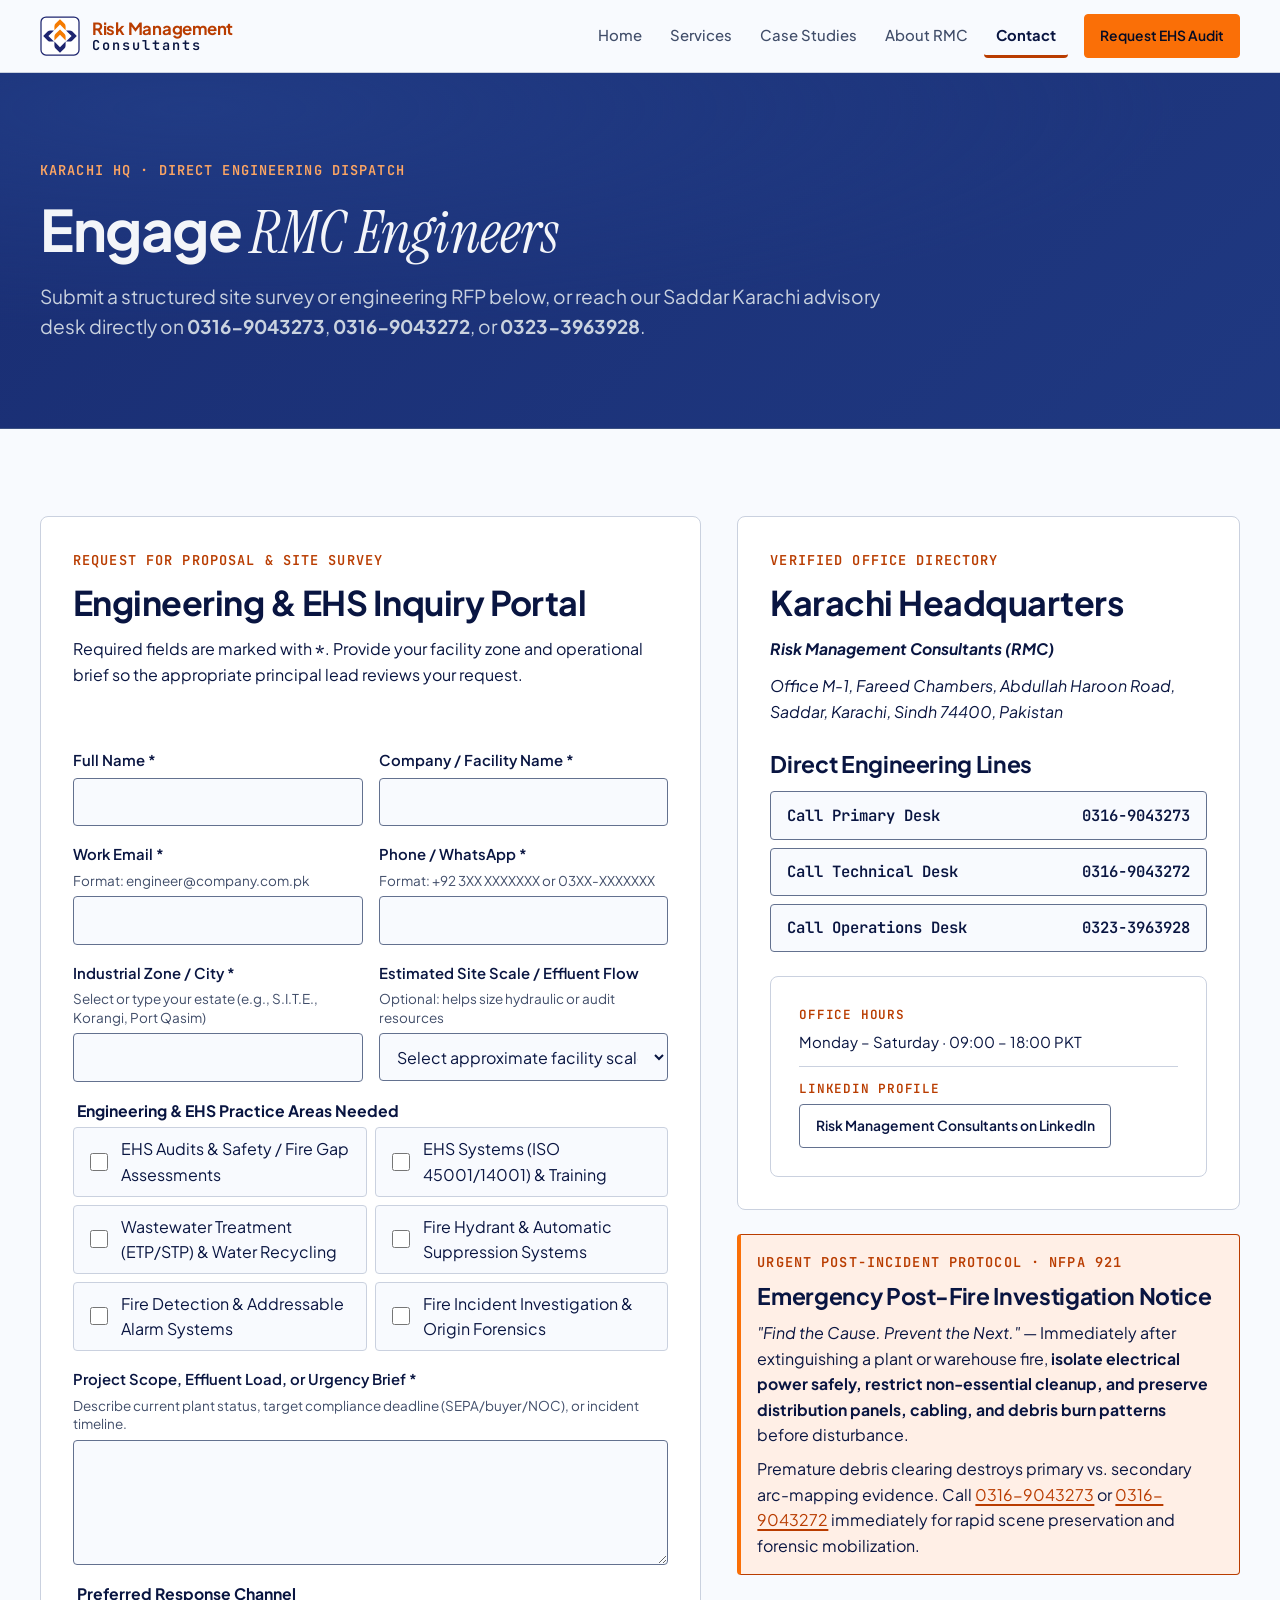
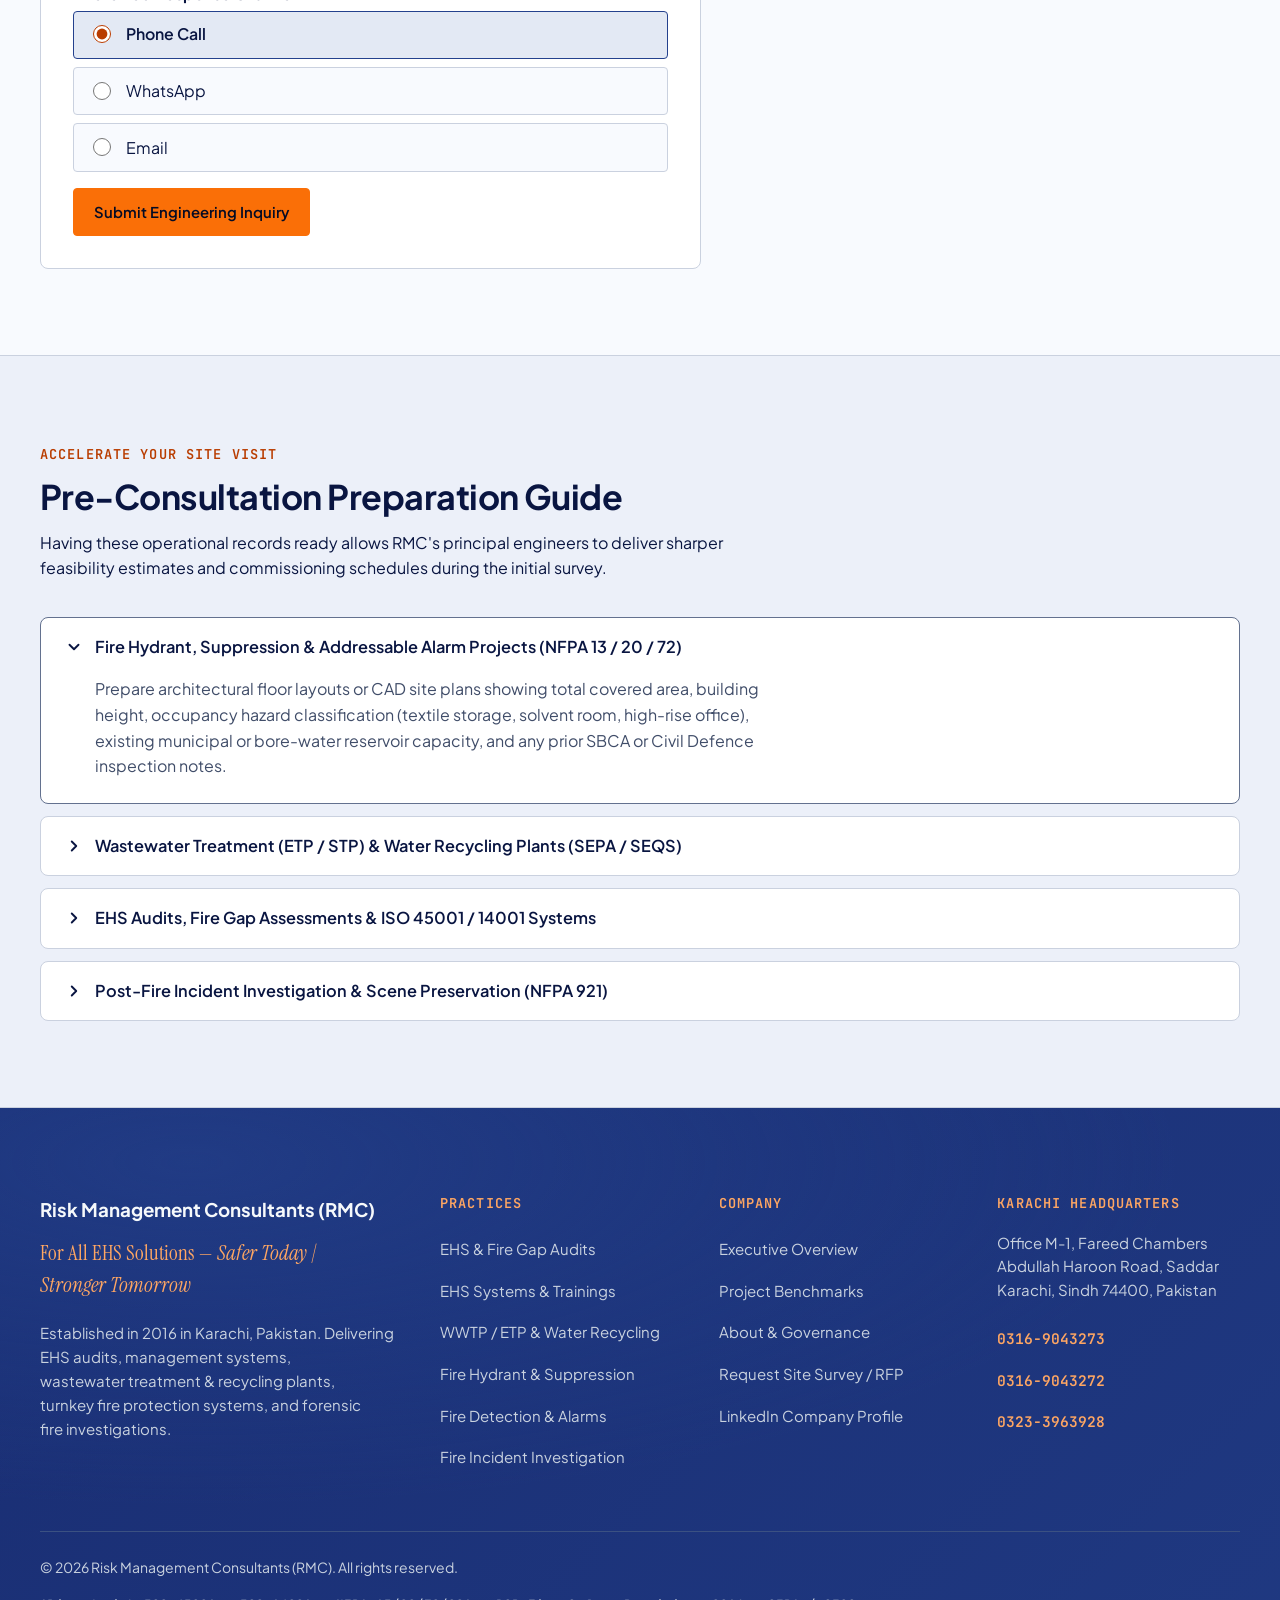
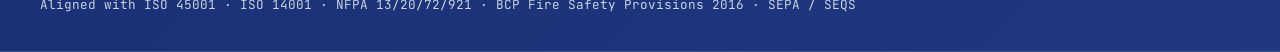
<file: contact.html>
<!DOCTYPE html>
<html lang="en">
<head>
  <meta charset="utf-8">
  <meta name="viewport" content="width=device-width, initial-scale=1.0">
  <meta name="color-scheme" content="light dark">
  <title>Engage RMC Engineers &amp; Karachi HQ Directory | Risk Management Consultants (RMC)</title>
  <meta name="description" content="Submit an EHS audit, wastewater treatment (ETP/STP), fire protection RFP, or urgent post-fire incident investigation request to Risk Management Consultants (RMC) in Saddar, Karachi.">
  <link rel="icon" href="assets/favicon.svg" type="image/svg+xml">
  <link rel="preconnect" href="https://fonts.googleapis.com">
  <link rel="preconnect" href="https://fonts.gstatic.com" crossorigin>
  <link href="https://fonts.googleapis.com/css2?family=Instrument+Serif:ital@0;1&family=JetBrains+Mono:wght@400;500;600&family=Plus+Jakarta+Sans:wght@400;500;600;700&display=swap" rel="stylesheet">
  <link rel="expect" href="#main-content" blocking="render">
  <link rel="stylesheet" href="styles/main.css">
  <script type="module" src="scripts/main.js"></script>
</head>
<body>
  <a class="skip-link" href="#main-content">Skip to main content</a>

  <header class="site-header" id="site-header">
    <div class="header-inner container">
      <a class="site-logo" href="index.html" aria-label="Risk Management Consultants (RMC) — Home">
        <svg class="rmc-mark" width="40" height="40" viewBox="0 0 40 40" aria-hidden="true">
          <rect x="1" y="1" width="38" height="38" rx="5" fill="#FFFFFF" stroke="#1E256F" stroke-width="1.25"/>
          <path d="M20 3.2 L24.4 7.6 Q25.6 8.8 25.6 10.6 L25.6 14.2 L20 8.6 L14.4 14.2 L14.4 10.6 Q14.4 8.8 15.6 7.6 Z" fill="#F57B00"/>
          <path d="M20 13.4 L24.4 17.8 Q25.6 19.0 25.6 20.8 L25.6 24.4 L20 18.8 L14.4 24.4 L14.4 20.8 Q14.4 19.0 15.6 17.8 Z" fill="#F57B00"/>
          <path d="M3.2 20 L7.6 15.6 Q8.8 14.4 10.6 14.4 L14.0 14.4 L8.4 20 L14.0 25.6 L10.6 25.6 Q8.8 25.6 7.6 24.4 Z" fill="#1E256F"/>
          <path d="M36.8 20 L32.4 15.6 Q31.2 14.4 29.4 14.4 L26.0 14.4 L31.6 20 L26.0 25.6 L29.4 25.6 Q31.2 25.6 32.4 24.4 Z" fill="#1E256F"/>
          <path d="M20 36.8 L24.4 32.4 Q25.6 31.2 25.6 29.4 L25.6 25.6 L20 31.2 L14.4 25.6 L14.4 29.4 Q14.4 31.2 15.6 32.4 Z" fill="#1E256F"/>
        </svg>
        <span class="site-logo-text">
          <strong class="site-logo-abbr">Risk Management</strong>
          <span class="site-logo-sub">Consultants</span>
        </span>
      </a>

      <nav class="site-nav" aria-label="Primary">
        <button
          class="menu-button"
          type="button"
          popovertarget="site-menu"
          popovertargetaction="toggle"
          aria-controls="site-menu"
        >
          <svg width="20" height="20" viewBox="0 0 24 24" fill="none" stroke="currentColor" stroke-width="2" aria-hidden="true">
            <line x1="3" y1="6" x2="21" y2="6"/>
            <line x1="3" y1="12" x2="21" y2="12"/>
            <line x1="3" y1="18" x2="21" y2="18"/>
          </svg>
          <span>Menu</span>
        </button>

        <ul id="site-menu" class="site-menu" popover="auto">
          <li><a href="index.html">Home</a></li>
          <li><a href="services.html">Services</a></li>
          <li><a href="case-studies.html">Case Studies</a></li>
          <li><a href="about.html">About RMC</a></li>
          <li><a href="contact.html" aria-current="page">Contact</a></li>
          <li class="site-menu-cta">
            <button
              type="button"
              class="btn btn--primary btn--sm"
              command="show-modal"
              commandfor="consultation-modal"
              data-open-consultation
            >
              Request EHS Audit
            </button>
          </li>
        </ul>
      </nav>
    </div>
  </header>

  <main id="main-content">
    <!-- Band 1: Page Hero -->
    <section class="band band--navy">
      <div class="container">
        <div class="stack-md">
          <p class="eyebrow">Karachi HQ · Direct Engineering Dispatch</p>
          <h1 class="display-title">Engage <span class="serif-accent">RMC Engineers</span></h1>
          <p class="lead">
            Submit a structured site survey or engineering RFP below, or reach our Saddar Karachi advisory desk
            directly on <strong>0316-9043273</strong>, <strong>0316-9043272</strong>, or <strong>0323-3963928</strong>.
          </p>
        </div>
      </div>
    </section>

    <!-- Band 2: 2-Column RFP Form & Karachi HQ Directory -->
    <section class="band band--surface">
      <div class="container">
        <div class="asymmetric-grid">
          <!-- Left Column: Validated RFP / Audit Form -->
          <div class="contact-card">
            <div class="section-header">
              <p class="eyebrow">Request for Proposal &amp; Site Survey</p>
              <h2 id="rfp-form-title">Engineering &amp; EHS Inquiry Portal</h2>
              <p>
                Required fields are marked with <code>*</code>. Provide your facility zone and operational brief so the
                appropriate principal lead reviews your request.
              </p>
            </div>

            <form
              id="contact-rfp-form"
              class="rmc-form"
              method="post"
              action="contact.html#submitted"
              aria-labelledby="rfp-form-title"
              novalidate
            >
              <div class="rmc-form-grid">
                <div class="field-group">
                  <label for="rfp-name">Full Name <span aria-hidden="true">*</span></label>
                  <input
                    id="rfp-name"
                    name="name"
                    type="text"
                    autocomplete="name"
                    enterkeyhint="next"
                    aria-invalid="false"
                    data-error="rfp-name-err"
                    required
                  >
                  <span class="field-error" id="rfp-name-err" hidden>
                    <span class="visually-hidden">Error: </span>Please enter your full name.
                  </span>
                </div>

                <div class="field-group">
                  <label for="rfp-company">Company / Facility Name <span aria-hidden="true">*</span></label>
                  <input
                    id="rfp-company"
                    name="company"
                    type="text"
                    autocomplete="organization"
                    enterkeyhint="next"
                    aria-invalid="false"
                    data-error="rfp-company-err"
                    required
                  >
                  <span class="field-error" id="rfp-company-err" hidden>
                    <span class="visually-hidden">Error: </span>Please enter your organization or plant name.
                  </span>
                </div>

                <div class="field-group">
                  <label for="rfp-email">Work Email <span aria-hidden="true">*</span></label>
                  <span class="field-hint" id="rfp-email-hint">Format: engineer@company.com.pk</span>
                  <input
                    id="rfp-email"
                    name="email"
                    type="email"
                    inputmode="email"
                    autocomplete="email"
                    autocorrect="off"
                    autocapitalize="none"
                    spellcheck="false"
                    enterkeyhint="next"
                    aria-describedby="rfp-email-hint"
                    aria-invalid="false"
                    data-error="rfp-email-err"
                    required
                  >
                  <span class="field-error" id="rfp-email-err" hidden>
                    <span class="visually-hidden">Error: </span>Enter a valid work email address.
                  </span>
                </div>

                <div class="field-group">
                  <label for="rfp-phone">Phone / WhatsApp <span aria-hidden="true">*</span></label>
                  <span class="field-hint" id="rfp-phone-hint">Format: +92 3XX XXXXXXX or 03XX-XXXXXXX</span>
                  <input
                    id="rfp-phone"
                    name="phone"
                    type="tel"
                    inputmode="tel"
                    autocomplete="tel"
                    enterkeyhint="next"
                    aria-describedby="rfp-phone-hint"
                    aria-invalid="false"
                    data-error="rfp-phone-err"
                    required
                  >
                  <span class="field-error" id="rfp-phone-err" hidden>
                    <span class="visually-hidden">Error: </span>Provide a valid phone or WhatsApp number.
                  </span>
                </div>
              </div>

              <div class="rmc-form-grid">
                <div class="field-group">
                  <label for="rfp-zone">Industrial Zone / City <span aria-hidden="true">*</span></label>
                  <span class="field-hint" id="rfp-zone-hint">Select or type your estate (e.g., S.I.T.E., Korangi, Port Qasim)</span>
                  <input
                    id="rfp-zone"
                    name="zone"
                    type="text"
                    list="pk-industrial-zones"
                    enterkeyhint="next"
                    aria-describedby="rfp-zone-hint"
                    aria-invalid="false"
                    data-error="rfp-zone-err"
                    required
                  >
                  <datalist id="pk-industrial-zones">
                    <option value="S.I.T.E. Industrial Area, Karachi"></option>
                    <option value="Korangi Industrial Area &amp; KCIP, Karachi"></option>
                    <option value="Landhi Industrial Area, Karachi"></option>
                    <option value="Port Qasim / Bin Qasim Industrial Park, Karachi"></option>
                    <option value="Federal B. Area, Karachi"></option>
                    <option value="Nooriabad Industrial Estate, Sindh"></option>
                    <option value="Hub Industrial Estate, Balochistan"></option>
                    <option value="Lahore / Sundar / Sheikhupura"></option>
                    <option value="Faisalabad Industrial Corridor"></option>
                    <option value="Islamabad / Rawalpindi / Hattar"></option>
                  </datalist>
                  <span class="field-error" id="rfp-zone-err" hidden>
                    <span class="visually-hidden">Error: </span>Please specify the facility estate or city.
                  </span>
                </div>

                <div class="field-group">
                  <label for="rfp-scale">Estimated Site Scale / Effluent Flow</label>
                  <span class="field-hint" id="rfp-scale-hint">Optional: helps size hydraulic or audit resources</span>
                  <select id="rfp-scale" name="scale" aria-describedby="rfp-scale-hint" aria-invalid="false">
                    <option value="" selected>Select approximate facility scale…</option>
                    <option value="small">Under 25,000 sq.ft / Under 50 m&sup3;/day</option>
                    <option value="medium">25,000 – 100,000 sq.ft / 50 – 250 m&sup3;/day</option>
                    <option value="large">Over 100,000 sq.ft / Over 250 m&sup3;/day</option>
                    <option value="multi">Multi-Facility / Industrial Estate Portfolio</option>
                  </select>
                </div>
              </div>

              <fieldset class="stack-sm">
                <legend>Engineering &amp; EHS Practice Areas Needed</legend>
                <div class="checkbox-grid">
                  <div class="checkbox-item">
                    <input type="checkbox" id="rfp-prac-audits" name="practices" value="ehs-audits">
                    <label for="rfp-prac-audits">EHS Audits &amp; Safety / Fire Gap Assessments</label>
                  </div>
                  <div class="checkbox-item">
                    <input type="checkbox" id="rfp-prac-systems" name="practices" value="ehs-systems">
                    <label for="rfp-prac-systems">EHS Systems (ISO 45001/14001) &amp; Training</label>
                  </div>
                  <div class="checkbox-item">
                    <input type="checkbox" id="rfp-prac-wastewater" name="practices" value="wastewater">
                    <label for="rfp-prac-wastewater">Wastewater Treatment (ETP/STP) &amp; Water Recycling</label>
                  </div>
                  <div class="checkbox-item">
                    <input type="checkbox" id="rfp-prac-suppression" name="practices" value="fire-suppression">
                    <label for="rfp-prac-suppression">Fire Hydrant &amp; Automatic Suppression Systems</label>
                  </div>
                  <div class="checkbox-item">
                    <input type="checkbox" id="rfp-prac-detection" name="practices" value="fire-detection">
                    <label for="rfp-prac-detection">Fire Detection &amp; Addressable Alarm Systems</label>
                  </div>
                  <div class="checkbox-item">
                    <input type="checkbox" id="rfp-prac-forensics" name="practices" value="fire-investigation">
                    <label for="rfp-prac-forensics">Fire Incident Investigation &amp; Origin Forensics</label>
                  </div>
                </div>
              </fieldset>

              <div class="field-group">
                <label for="rfp-brief">Project Scope, Effluent Load, or Urgency Brief <span aria-hidden="true">*</span></label>
                <span class="field-hint" id="rfp-brief-hint">Describe current plant status, target compliance deadline (SEPA/buyer/NOC), or incident timeline.</span>
                <textarea
                  id="rfp-brief"
                  name="brief"
                  rows="4"
                  aria-describedby="rfp-brief-hint"
                  aria-invalid="false"
                  data-error="rfp-brief-err"
                  required
                ></textarea>
                <span class="field-error" id="rfp-brief-err" hidden>
                  <span class="visually-hidden">Error: </span>Please summarize your engineering or audit requirement.
                </span>
              </div>

              <fieldset class="stack-sm">
                <legend>Preferred Response Channel</legend>
                <div class="choice-list">
                  <div class="choice-option">
                    <input type="radio" id="rfp-chan-phone" name="channel" value="phone" checked>
                    <label for="rfp-chan-phone">Phone Call</label>
                  </div>
                  <div class="choice-option">
                    <input type="radio" id="rfp-chan-whatsapp" name="channel" value="whatsapp">
                    <label for="rfp-chan-whatsapp">WhatsApp</label>
                  </div>
                  <div class="choice-option">
                    <input type="radio" id="rfp-chan-email" name="channel" value="email">
                    <label for="rfp-chan-email">Email</label>
                  </div>
                </div>
              </fieldset>

              <div class="btn-group">
                <button type="submit" class="btn btn--primary">Submit Engineering Inquiry</button>
              </div>

              <div class="form-status" role="status" aria-live="polite" hidden></div>
            </form>
          </div>

          <!-- Right Column: Verified Karachi HQ Directory & Post-Fire Notice -->
          <aside class="stack-lg" aria-label="Karachi Headquarters and Emergency Dispatch">
            <div class="hq-directory">
              <div class="stack-sm">
                <p class="eyebrow">Verified Office Directory</p>
                <h2>Karachi Headquarters</h2>
                <address class="stack-sm">
                  <strong>Risk Management Consultants (RMC)</strong>
                  <span>Office M-1, Fareed Chambers, Abdullah Haroon Road, Saddar, Karachi, Sindh 74400, Pakistan</span>
                </address>
              </div>

              <div class="stack-sm">
                <h3>Direct Engineering Lines</h3>
                <ul class="phone-list">
                  <li><a class="phone-link" href="tel:+923169043273"><span>Call Primary Desk</span><span>0316-9043273</span></a></li>
                  <li><a class="phone-link" href="tel:+923169043272"><span>Call Technical Desk</span><span>0316-9043272</span></a></li>
                  <li><a class="phone-link" href="tel:+923233963928"><span>Call Operations Desk</span><span>0323-3963928</span></a></li>
                </ul>
              </div>

              <dl class="spec-sheet">
                <div class="spec-row">
                  <dt>Office Hours</dt>
                  <dd>Monday – Saturday · 09:00 – 18:00 PKT</dd>
                </div>
                <div class="spec-row">
                  <dt>LinkedIn Profile</dt>
                  <dd>
                    <a
                      class="btn btn--ghost btn--sm"
                      href="https://pk.linkedin.com/company/risk-management-consultants-rmc"
                      target="_blank"
                      rel="noopener noreferrer"
                    >
                      Risk Management Consultants on LinkedIn
                    </a>
                  </dd>
                </div>
              </dl>
            </div>

            <div class="emergency-callout" role="note" aria-labelledby="emergency-fire-title">
              <p class="eyebrow">Urgent Post-Incident Protocol · NFPA 921</p>
              <h3 id="emergency-fire-title">Emergency Post-Fire Investigation Notice</h3>
              <p>
                <em>"Find the Cause. Prevent the Next."</em> — Immediately after extinguishing a plant or warehouse fire,
                <strong>isolate electrical power safely, restrict non-essential cleanup, and preserve distribution panels,
                cabling, and debris burn patterns</strong> before disturbance.
              </p>
              <p>
                Premature debris clearing destroys primary vs. secondary arc-mapping evidence. Call
                <a href="tel:+923169043273">0316-9043273</a> or <a href="tel:+923169043272">0316-9043272</a> immediately
                for rapid scene preservation and forensic mobilization.
              </p>
            </div>
          </aside>
        </div>
      </div>
    </section>

    <!-- Band 3: Pre-Consultation Preparation Accordion -->
    <section class="band band--tinted">
      <div class="container">
        <div class="section-header">
          <p class="eyebrow">Accelerate Your Site Visit</p>
          <h2 id="contact-prep-title">Pre-Consultation Preparation Guide</h2>
          <p>
            Having these operational records ready allows RMC's principal engineers to deliver sharper feasibility
            estimates and commissioning schedules during the initial survey.
          </p>
        </div>

        <section class="accordion-group" aria-labelledby="contact-prep-title">
          <details name="contact-prep" open>
            <summary>Fire Hydrant, Suppression &amp; Addressable Alarm Projects (NFPA 13 / 20 / 72)</summary>
            <div class="accordion-body">
              <p>
                Prepare architectural floor layouts or CAD site plans showing total covered area, building height,
                occupancy hazard classification (textile storage, solvent room, high-rise office), existing municipal or
                bore-water reservoir capacity, and any prior SBCA or Civil Defence inspection notes.
              </p>
            </div>
          </details>

          <details name="contact-prep">
            <summary>Wastewater Treatment (ETP / STP) &amp; Water Recycling Plants (SEPA / SEQS)</summary>
            <div class="accordion-body">
              <p>
                Gather recent grab or 24-hour composite raw effluent lab reports (pH, BOD₅, COD, TSS, TDS, color, oil &amp;
                grease), peak daily discharge volume (m³/day), production process chemicals or dye classes, and the
                available ground footprint for civil tankage and UF/RO skids.
              </p>
            </div>
          </details>

          <details name="contact-prep">
            <summary>EHS Audits, Fire Gap Assessments &amp; ISO 45001 / 14001 Systems</summary>
            <div class="accordion-body">
              <p>
                Keep existing safety policies, chemical inventory / SDS binders, past buyer CAPA lists (amfori BSCI,
                WRAP, ZDHC), headcount per shift, and prior fire drill or equipment maintenance logs ready for our
                gap baseline review.
              </p>
            </div>
          </details>

          <details name="contact-prep">
            <summary>Post-Fire Incident Investigation &amp; Scene Preservation (NFPA 921)</summary>
            <div class="accordion-body">
              <p>
                Secure perimeter access, preserve untouched electrical switchboards and tripped breakers, retain CCTV or
                FACP event logs from before the incident, and prepare a witness roster (security, shift supervisors,
                maintenance electricians) for structured forensic interviews.
              </p>
            </div>
          </details>
        </section>
      </div>
    </section>
  </main>

  <footer class="site-footer band band--navy">
    <div class="container">
      <div class="footer-grid">
        <div class="footer-brand">
          <p class="footer-title">Risk Management Consultants (RMC)</p>
          <p class="footer-tagline">For All EHS Solutions — <em>Safer Today | Stronger Tomorrow</em></p>
          <p class="footer-desc">
            Established in 2016 in Karachi, Pakistan. Delivering EHS audits, management systems,
            wastewater treatment &amp; recycling plants, turnkey fire protection systems, and forensic fire investigations.
          </p>
        </div>

        <nav class="footer-col" aria-label="Engineering Practices">
          <h2 class="footer-heading">Practices</h2>
          <ul class="footer-links">
            <li><a href="services.html#ehs-audits">EHS &amp; Fire Gap Audits</a></li>
            <li><a href="services.html#ehs-systems-training">EHS Systems &amp; Trainings</a></li>
            <li><a href="services.html#wastewater-recycling">WWTP / ETP &amp; Water Recycling</a></li>
            <li><a href="services.html#fire-hydrant-suppression">Fire Hydrant &amp; Suppression</a></li>
            <li><a href="services.html#fire-detection-alarm">Fire Detection &amp; Alarms</a></li>
            <li><a href="services.html#fire-investigation">Fire Incident Investigation</a></li>
          </ul>
        </nav>

        <nav class="footer-col" aria-label="Company Navigation">
          <h2 class="footer-heading">Company</h2>
          <ul class="footer-links">
            <li><a href="index.html">Executive Overview</a></li>
            <li><a href="case-studies.html">Project Benchmarks</a></li>
            <li><a href="about.html">About &amp; Governance</a></li>
            <li><a href="contact.html">Request Site Survey / RFP</a></li>
            <li><a href="https://pk.linkedin.com/company/risk-management-consultants-rmc" target="_blank" rel="noopener noreferrer">LinkedIn Company Profile</a></li>
          </ul>
        </nav>

        <div class="footer-col">
          <h2 class="footer-heading">Karachi Headquarters</h2>
          <address class="footer-address">
            Office M-1, Fareed Chambers<br>
            Abdullah Haroon Road, Saddar<br>
            Karachi, Sindh 74400, Pakistan
          </address>
          <ul class="footer-phones">
            <li><a href="tel:+923169043273">0316-9043273</a></li>
            <li><a href="tel:+923169043272">0316-9043272</a></li>
            <li><a href="tel:+923233963928">0323-3963928</a></li>
          </ul>
        </div>
      </div>

      <div class="footer-bottom">
        <p>&copy; <span data-year>2026</span> Risk Management Consultants (RMC). All rights reserved.</p>
        <p class="footer-standards">Aligned with ISO 45001 · ISO 14001 · NFPA 13/20/72/921 · BCP Fire Safety Provisions 2016 · SEPA / SEQS</p>
      </div>
    </div>
  </footer>

  <dialog id="consultation-modal" class="rmc-dialog" closedby="any" aria-labelledby="consultation-modal-title">
    <div class="rmc-dialog-shell">
      <div class="rmc-dialog-header">
        <div>
          <p class="eyebrow">Karachi HQ · Nationwide Dispatch</p>
          <h2 id="consultation-modal-title">Schedule an Engineering &amp; EHS Consultation</h2>
        </div>
        <form method="dialog">
          <button type="submit" value="close" class="btn-icon" aria-label="Close consultation dialog">
            <svg width="20" height="20" viewBox="0 0 24 24" fill="none" stroke="currentColor" stroke-width="2" aria-hidden="true">
              <path d="M18 6 6 18M6 6l12 12"/>
            </svg>
          </button>
        </form>
      </div>

      <form id="consultation-modal-form" class="rmc-form" method="post" action="contact.html#submitted" novalidate>
        <div class="rmc-form-grid">
          <div class="field-group">
            <label for="modal-name">Full Name <span aria-hidden="true">*</span></label>
            <input id="modal-name" name="name" type="text" autocomplete="name" required autofocus>
            <span class="field-error" id="modal-name-err" hidden>Please enter your full name.</span>
          </div>

          <div class="field-group">
            <label for="modal-company">Organization / Facility <span aria-hidden="true">*</span></label>
            <input id="modal-company" name="company" type="text" autocomplete="organization" required>
            <span class="field-error" id="modal-company-err" hidden>Please enter your company or plant name.</span>
          </div>

          <div class="field-group">
            <label for="modal-phone">Phone / WhatsApp <span aria-hidden="true">*</span></label>
            <span class="field-hint" id="modal-phone-hint">Format: +92 3XX XXXXXXX or 03XX-XXXXXXX</span>
            <input id="modal-phone" name="phone" type="tel" inputmode="tel" autocomplete="tel" aria-describedby="modal-phone-hint" required>
            <span class="field-error" id="modal-phone-err" hidden>Please provide a valid contact number.</span>
          </div>

          <div class="field-group">
            <label for="modal-email">Work Email <span aria-hidden="true">*</span></label>
            <input id="modal-email" name="email" type="email" inputmode="email" autocomplete="email" autocorrect="off" autocapitalize="none" spellcheck="false" required>
            <span class="field-error" id="modal-email-err" hidden>Please enter a valid work email address.</span>
          </div>
        </div>

        <div class="field-group">
          <label for="modal-service">Primary Engineering Practice <span aria-hidden="true">*</span></label>
          <select id="modal-service" name="service" required>
            <option value="" disabled selected>Select an EHS or engineering practice…</option>
            <option value="ehs-audits">EHS Audits &amp; Safety / Fire Gap Assessments</option>
            <option value="ehs-systems">EHS Management Systems (ISO 45001/14001) &amp; Trainings</option>
            <option value="wastewater">Wastewater Treatment (ETP/STP) &amp; Water Recycling Plant</option>
            <option value="fire-suppression">Fire Hydrant &amp; Automatic Fire Suppression System</option>
            <option value="fire-detection">Fire Detection &amp; Addressable Alarm System</option>
            <option value="fire-investigation">Fire Incident Investigation &amp; Origin/Cause Forensics</option>
          </select>
          <span class="field-error" id="modal-service-err" hidden>Please select the practice area you need.</span>
        </div>

        <div class="field-group">
          <label for="modal-scope">Site Location, Industrial Zone &amp; Brief</label>
          <span class="field-hint" id="modal-scope-hint">Include estate/city (e.g., Korangi, SITE, Port Qasim) and capacity or urgency.</span>
          <textarea id="modal-scope" name="scope" rows="3" aria-describedby="modal-scope-hint"></textarea>
        </div>

        <div class="rmc-dialog-actions">
          <button type="submit" class="btn btn--primary">Submit Consultation Brief</button>
          <a class="btn btn--ghost" href="tel:+923169043273">Urgent? Call 0316-9043273</a>
        </div>

        <div class="form-status" role="status" aria-live="polite" hidden></div>
      </form>
    </div>
  </dialog>
</body>
</html>
</file>
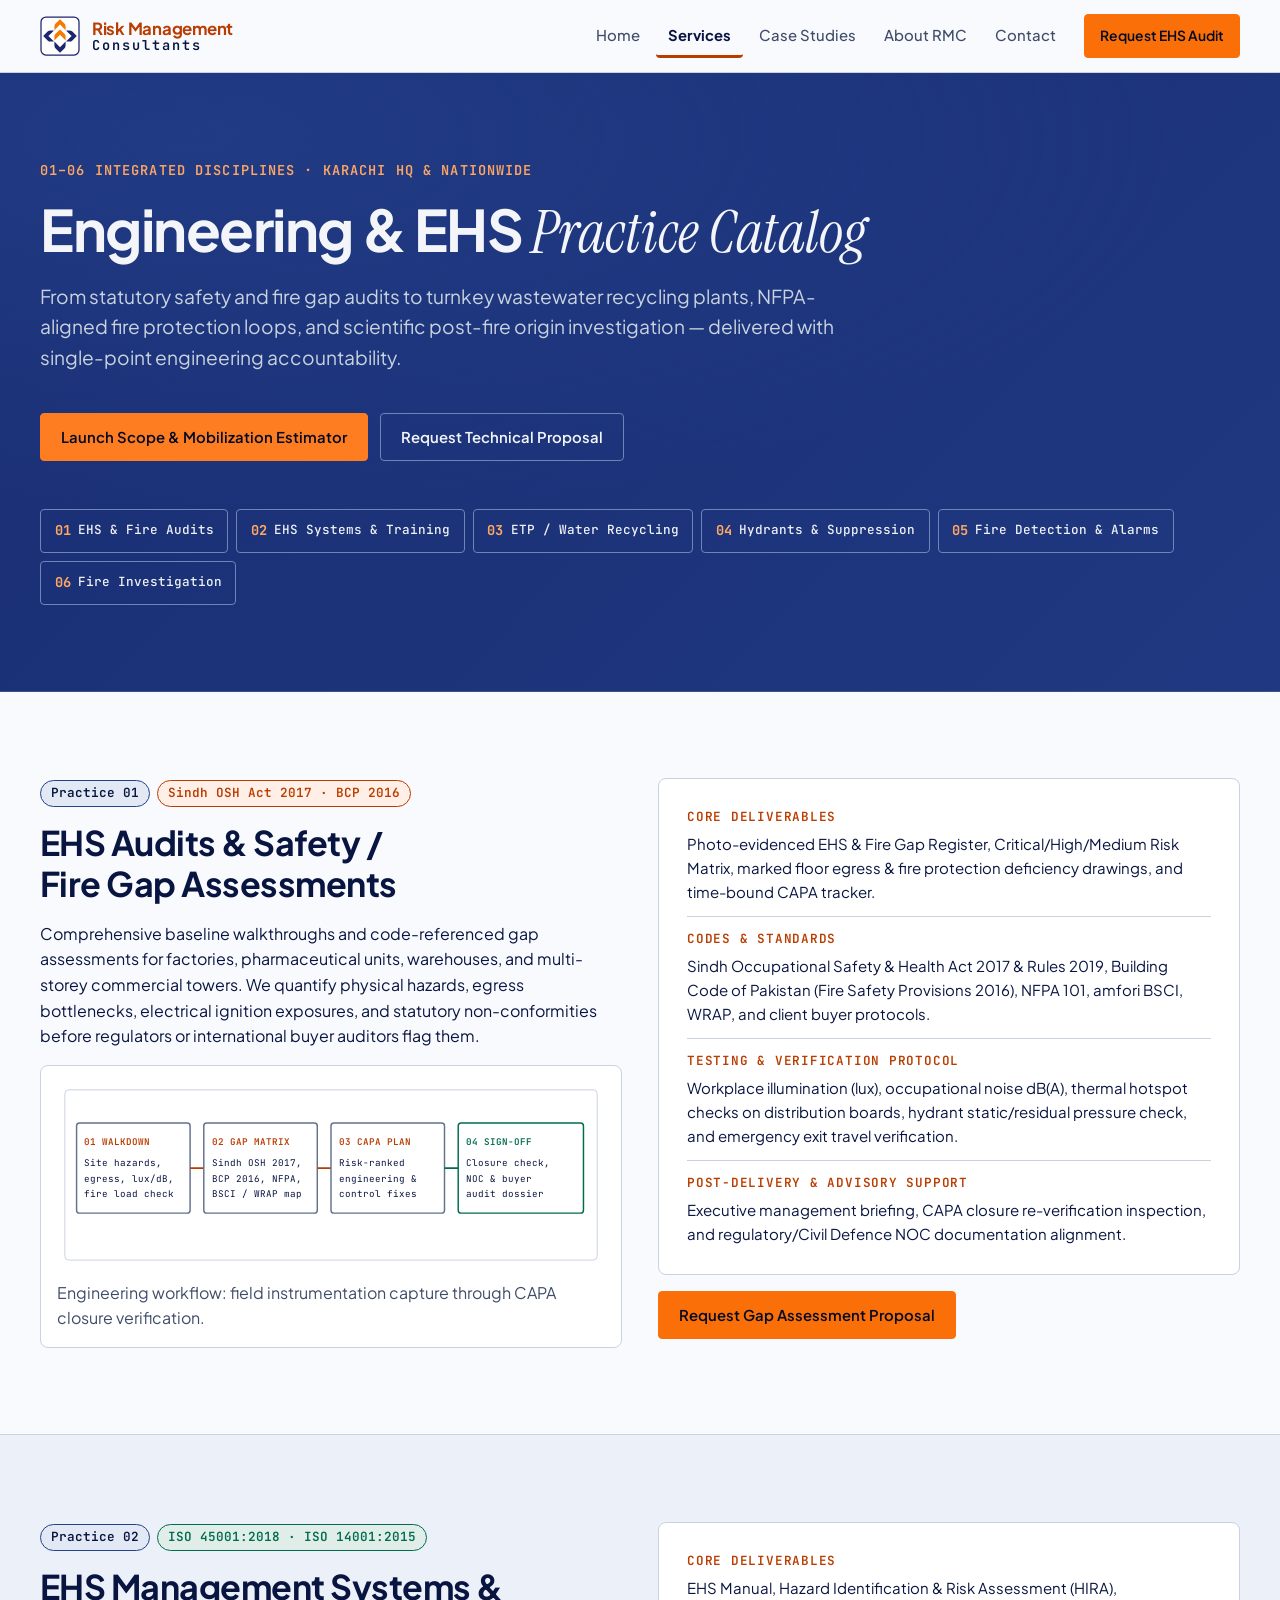
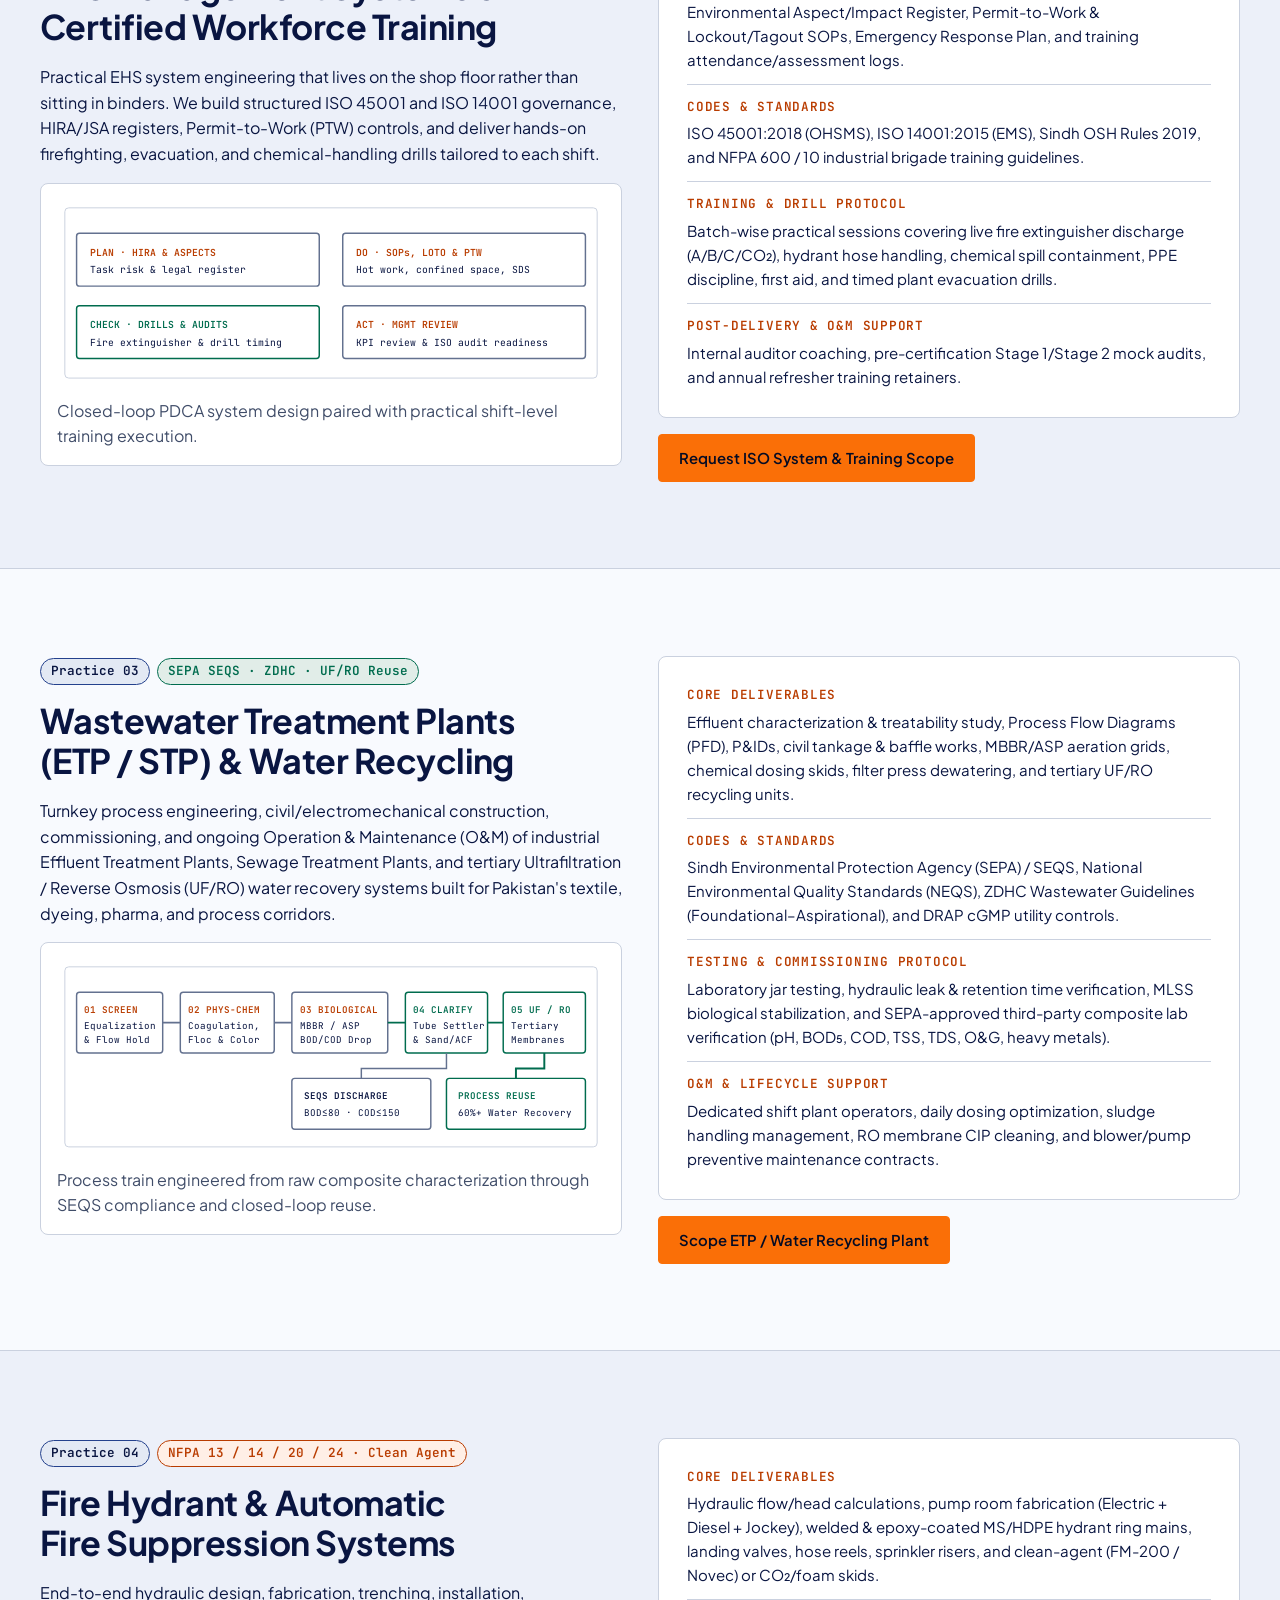
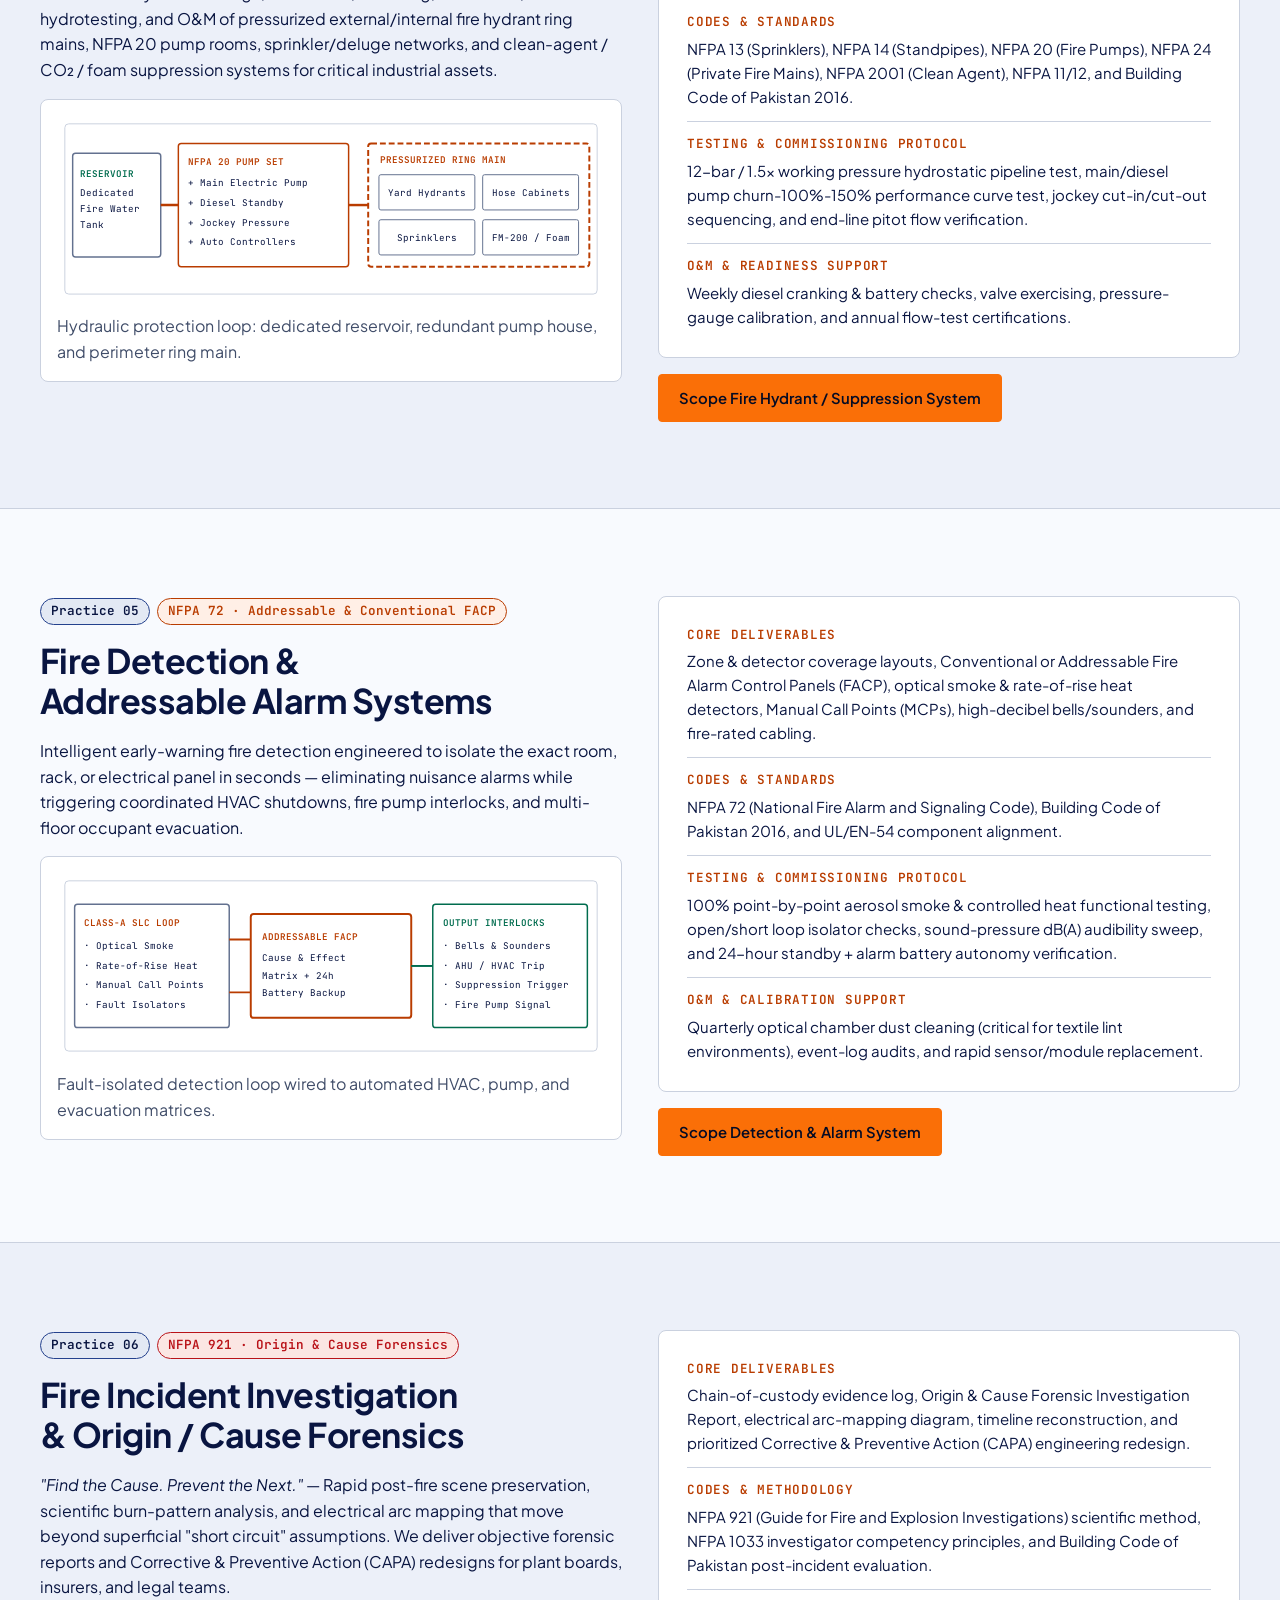
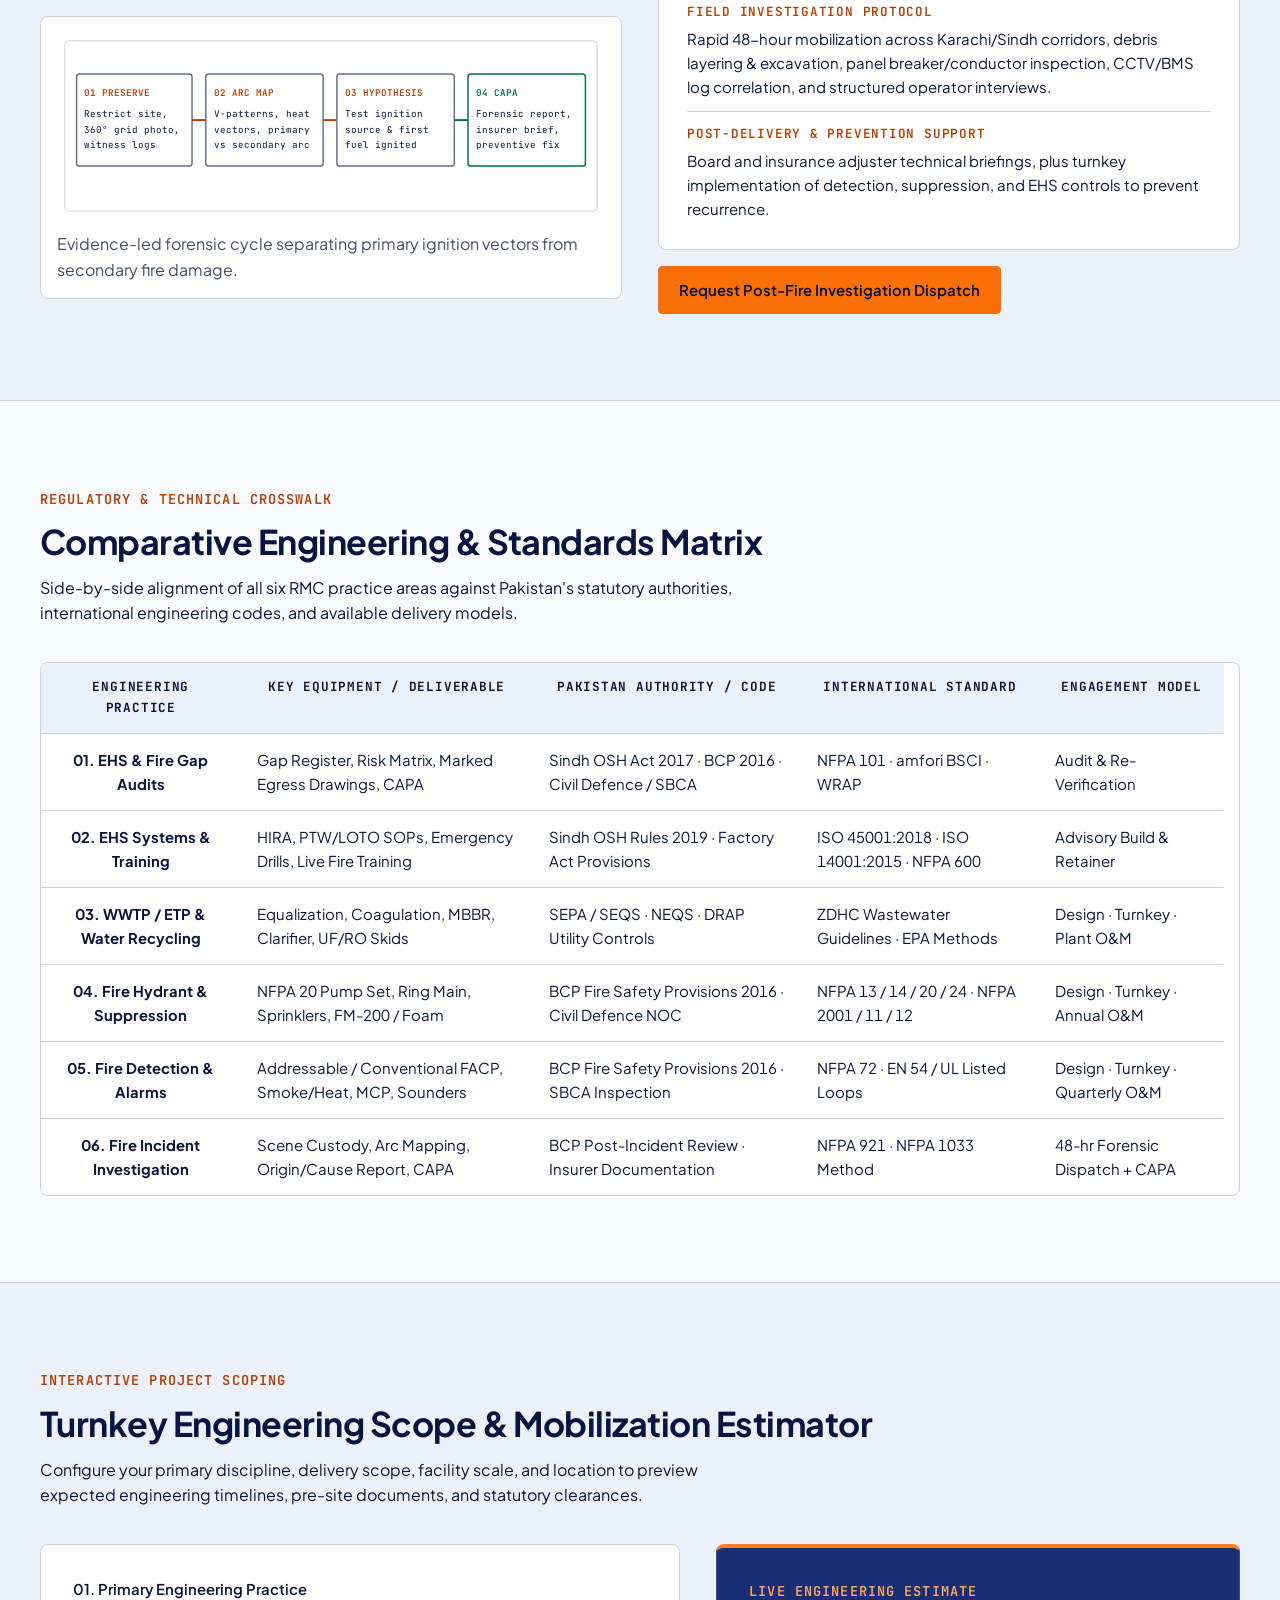
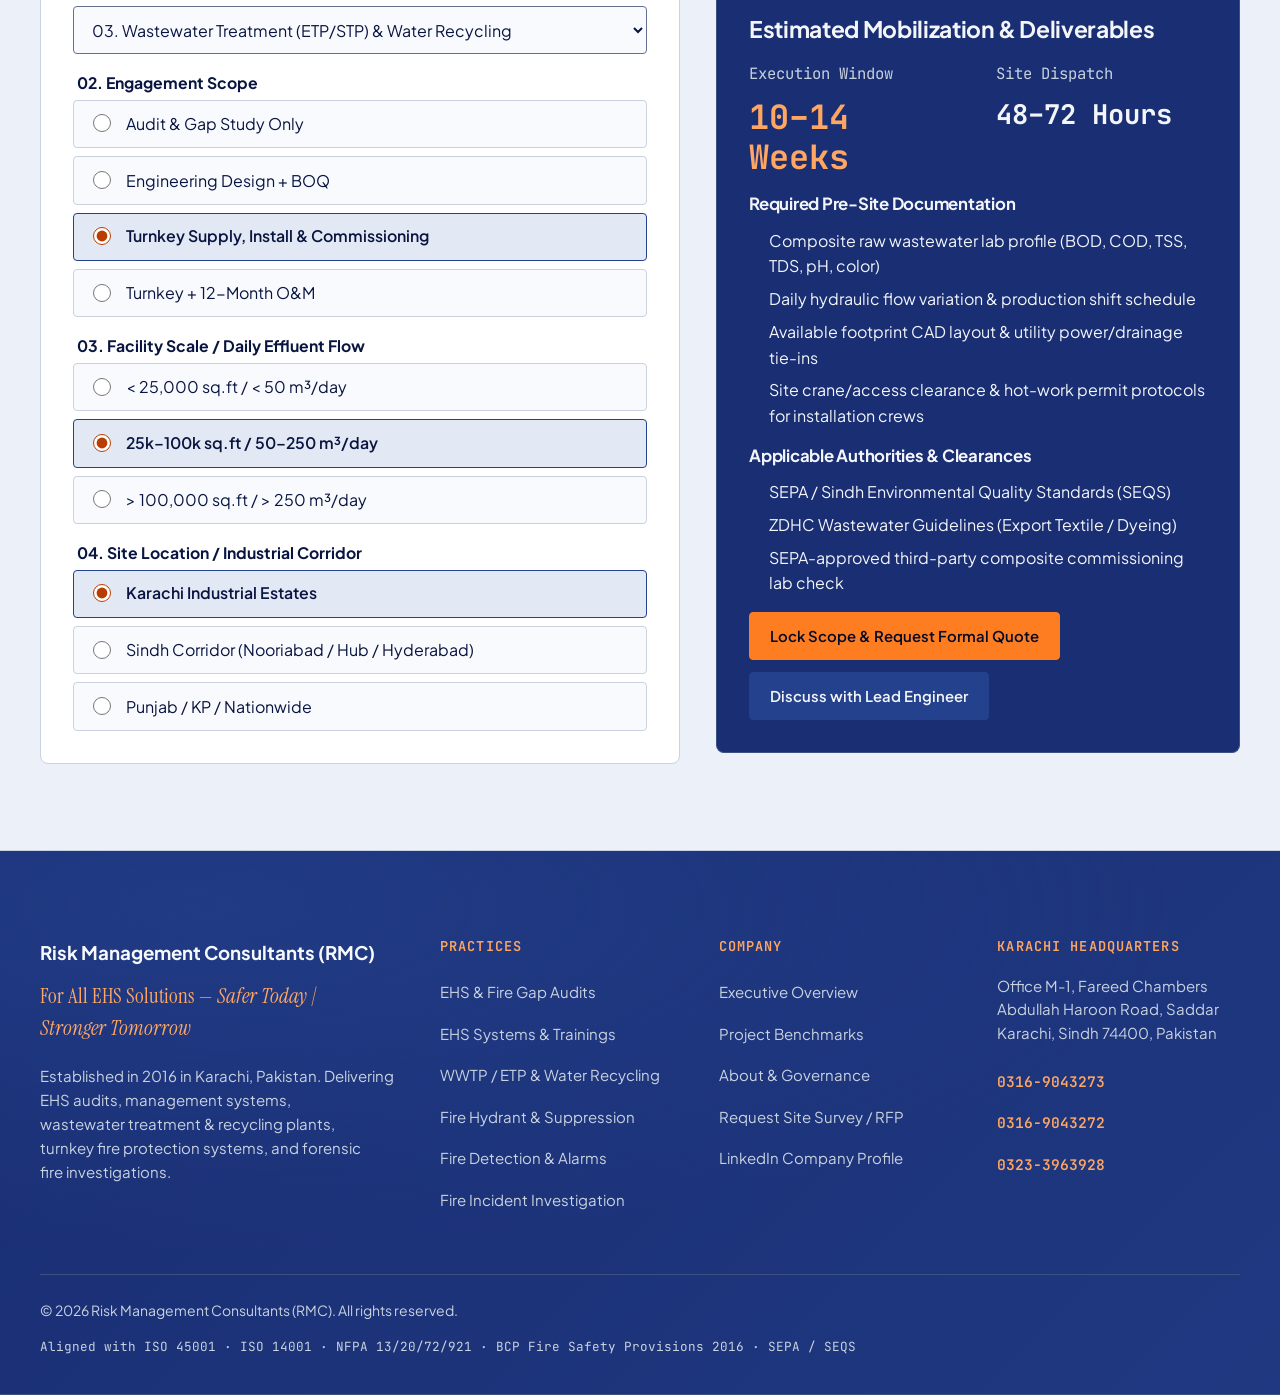
<file: services.html>
<!DOCTYPE html>
<html lang="en">
<head>
  <meta charset="utf-8">
  <meta name="viewport" content="width=device-width, initial-scale=1.0">
  <meta name="color-scheme" content="light dark">
  <title>Engineering &amp; EHS Practice Catalog | Risk Management Consultants (RMC)</title>
  <meta name="description" content="Explore RMC's six integrated engineering and EHS practices in Karachi and nationwide across Pakistan: EHS audits, ISO 45001/14001 systems, ETP/STP &amp; water recycling plants, NFPA fire hydrant/suppression, addressable detection, and NFPA 921 fire incident investigation.">
  <link rel="icon" href="assets/favicon.svg" type="image/svg+xml">
  <link rel="preconnect" href="https://fonts.googleapis.com">
  <link rel="preconnect" href="https://fonts.gstatic.com" crossorigin>
  <link href="https://fonts.googleapis.com/css2?family=Instrument+Serif:ital@0;1&family=JetBrains+Mono:wght@400;500;600&family=Plus+Jakarta+Sans:wght@400;500;600;700&display=swap" rel="stylesheet">
  <link rel="expect" href="#main-content" blocking="render">
  <link rel="stylesheet" href="styles/main.css">
  <script type="module" src="scripts/main.js"></script>
  <script type="module" src="scripts/services.js"></script>
</head>
<body>
  <a class="skip-link" href="#main-content">Skip to main content</a>

  <header class="site-header" id="site-header">
    <div class="header-inner container">
      <a class="site-logo" href="index.html" aria-label="Risk Management Consultants (RMC) — Home">
        <svg class="rmc-mark" width="40" height="40" viewBox="0 0 40 40" aria-hidden="true">
          <rect x="1" y="1" width="38" height="38" rx="5" fill="#FFFFFF" stroke="#1E256F" stroke-width="1.25"/>
          <path d="M20 3.2 L24.4 7.6 Q25.6 8.8 25.6 10.6 L25.6 14.2 L20 8.6 L14.4 14.2 L14.4 10.6 Q14.4 8.8 15.6 7.6 Z" fill="#F57B00"/>
          <path d="M20 13.4 L24.4 17.8 Q25.6 19.0 25.6 20.8 L25.6 24.4 L20 18.8 L14.4 24.4 L14.4 20.8 Q14.4 19.0 15.6 17.8 Z" fill="#F57B00"/>
          <path d="M3.2 20 L7.6 15.6 Q8.8 14.4 10.6 14.4 L14.0 14.4 L8.4 20 L14.0 25.6 L10.6 25.6 Q8.8 25.6 7.6 24.4 Z" fill="#1E256F"/>
          <path d="M36.8 20 L32.4 15.6 Q31.2 14.4 29.4 14.4 L26.0 14.4 L31.6 20 L26.0 25.6 L29.4 25.6 Q31.2 25.6 32.4 24.4 Z" fill="#1E256F"/>
          <path d="M20 36.8 L24.4 32.4 Q25.6 31.2 25.6 29.4 L25.6 25.6 L20 31.2 L14.4 25.6 L14.4 29.4 Q14.4 31.2 15.6 32.4 Z" fill="#1E256F"/>
        </svg>
        <span class="site-logo-text">
          <strong class="site-logo-abbr">Risk Management</strong>
          <span class="site-logo-sub">Consultants</span>
        </span>
      </a>

      <nav class="site-nav" aria-label="Primary">
        <button
          class="menu-button"
          type="button"
          popovertarget="site-menu"
          popovertargetaction="toggle"
          aria-controls="site-menu"
        >
          <svg width="20" height="20" viewBox="0 0 24 24" fill="none" stroke="currentColor" stroke-width="2" aria-hidden="true">
            <line x1="3" y1="6" x2="21" y2="6"/>
            <line x1="3" y1="12" x2="21" y2="12"/>
            <line x1="3" y1="18" x2="21" y2="18"/>
          </svg>
          <span>Menu</span>
        </button>

        <ul id="site-menu" class="site-menu" popover="auto">
          <li><a href="index.html">Home</a></li>
          <li><a href="services.html" aria-current="page">Services</a></li>
          <li><a href="case-studies.html">Case Studies</a></li>
          <li><a href="about.html">About RMC</a></li>
          <li><a href="contact.html">Contact</a></li>
          <li class="site-menu-cta">
            <button
              type="button"
              class="btn btn--primary btn--sm"
              command="show-modal"
              commandfor="consultation-modal"
              data-open-consultation
            >
              Request EHS Audit
            </button>
          </li>
        </ul>
      </nav>
    </div>
  </header>

  <main id="main-content">
    <!-- Band 1: Page Hero & Practice Index -->
    <section class="band band--navy">
      <div class="container">
        <div class="stack-md">
          <p class="eyebrow">01–06 Integrated Disciplines · Karachi HQ &amp; Nationwide</p>
          <h1 class="display-title">Engineering &amp; EHS <span class="serif-accent">Practice Catalog</span></h1>
          <p class="lead">
            From statutory safety and fire gap audits to turnkey wastewater recycling plants, NFPA-aligned fire
            protection loops, and scientific post-fire origin investigation — delivered with single-point engineering accountability.
          </p>
          <div class="hero-actions">
            <a class="btn btn--primary" href="#scope-estimator">Launch Scope &amp; Mobilization Estimator</a>
            <button
              type="button"
              class="btn btn--ghost"
              command="show-modal"
              commandfor="consultation-modal"
              data-open-consultation
            >
              Request Technical Proposal
            </button>
          </div>
        </div>

        <nav class="anchor-bar" aria-label="Engineering Practices">
          <a class="anchor-pill" href="#ehs-audits"><span class="index-num">01</span> EHS &amp; Fire Audits</a>
          <a class="anchor-pill" href="#ehs-systems-training"><span class="index-num">02</span> EHS Systems &amp; Training</a>
          <a class="anchor-pill" href="#wastewater-recycling"><span class="index-num">03</span> ETP / Water Recycling</a>
          <a class="anchor-pill" href="#fire-hydrant-suppression"><span class="index-num">04</span> Hydrants &amp; Suppression</a>
          <a class="anchor-pill" href="#fire-detection-alarm"><span class="index-num">05</span> Fire Detection &amp; Alarms</a>
          <a class="anchor-pill" href="#fire-investigation"><span class="index-num">06</span> Fire Investigation</a>
        </nav>
      </div>
    </section>

    <!-- Practice 01 -->
    <section id="ehs-audits" class="band band--surface">
      <div class="container">
        <div class="practice-module">
          <div class="stack-md">
            <ul class="tag-list">
              <li><span class="badge badge--navy">Practice 01</span></li>
              <li><span class="badge badge--amber">Sindh OSH Act 2017 · BCP 2016</span></li>
            </ul>
            <h2>EHS Audits &amp; Safety / Fire Gap Assessments</h2>
            <p>
              Comprehensive baseline walkthroughs and code-referenced gap assessments for factories, pharmaceutical units,
              warehouses, and multi-storey commercial towers. We quantify physical hazards, egress bottlenecks, electrical
              ignition exposures, and statutory non-conformities before regulators or international buyer auditors flag them.
            </p>

            <figure class="schematic-frame stack-sm">
              <svg viewBox="0 0 560 190" role="img" aria-labelledby="svg-audit-title">
                <title id="svg-audit-title">Four-stage EHS and fire safety gap assessment workflow</title>
                <rect x="8" y="8" width="544" height="174" rx="4" fill="none" stroke="var(--border-hairline)" stroke-width="1"/>
                <g font-family="JetBrains Mono, monospace" font-size="9.5" fill="var(--ink-primary)">
                  <rect x="20" y="42" width="116" height="92" rx="3" fill="var(--surface-card)" stroke="var(--border-strong)" stroke-width="1.5"/>
                  <text x="28" y="64" fill="var(--rmc-amber-ink)" font-weight="600">01 WALKDOWN</text>
                  <text x="28" y="86">Site hazards,</text>
                  <text x="28" y="102">egress, lux/dB,</text>
                  <text x="28" y="118">fire load check</text>

                  <path d="M136 88 H150" stroke="var(--rmc-amber-ink)" stroke-width="2"/>

                  <rect x="150" y="42" width="116" height="92" rx="3" fill="var(--surface-card)" stroke="var(--border-strong)" stroke-width="1.5"/>
                  <text x="158" y="64" fill="var(--rmc-amber-ink)" font-weight="600">02 GAP MATRIX</text>
                  <text x="158" y="86">Sindh OSH 2017,</text>
                  <text x="158" y="102">BCP 2016, NFPA,</text>
                  <text x="158" y="118">BSCI / WRAP map</text>

                  <path d="M266 88 H280" stroke="var(--rmc-amber-ink)" stroke-width="2"/>

                  <rect x="280" y="42" width="116" height="92" rx="3" fill="var(--surface-card)" stroke="var(--border-strong)" stroke-width="1.5"/>
                  <text x="288" y="64" fill="var(--rmc-amber-ink)" font-weight="600">03 CAPA PLAN</text>
                  <text x="288" y="86">Risk-ranked</text>
                  <text x="288" y="102">engineering &amp;</text>
                  <text x="288" y="118">control fixes</text>

                  <path d="M396 88 H410" stroke="var(--rmc-teal-600)" stroke-width="2"/>

                  <rect x="410" y="42" width="128" height="92" rx="3" fill="var(--surface-card)" stroke="var(--rmc-teal-600)" stroke-width="1.5"/>
                  <text x="418" y="64" fill="var(--rmc-teal-600)" font-weight="600">04 SIGN-OFF</text>
                  <text x="418" y="86">Closure check,</text>
                  <text x="418" y="102">NOC &amp; buyer</text>
                  <text x="418" y="118">audit dossier</text>
                </g>
              </svg>
              <figcaption class="text-muted">Engineering workflow: field instrumentation capture through CAPA closure verification.</figcaption>
            </figure>
          </div>

          <div class="stack-md">
            <dl class="spec-sheet">
              <div class="spec-row">
                <dt>Core Deliverables</dt>
                <dd>Photo-evidenced EHS &amp; Fire Gap Register, Critical/High/Medium Risk Matrix, marked floor egress &amp; fire protection deficiency drawings, and time-bound CAPA tracker.</dd>
              </div>
              <div class="spec-row">
                <dt>Codes &amp; Standards</dt>
                <dd>Sindh Occupational Safety &amp; Health Act 2017 &amp; Rules 2019, Building Code of Pakistan (Fire Safety Provisions 2016), NFPA 101, amfori BSCI, WRAP, and client buyer protocols.</dd>
              </div>
              <div class="spec-row">
                <dt>Testing &amp; Verification Protocol</dt>
                <dd>Workplace illumination (lux), occupational noise dB(A), thermal hotspot checks on distribution boards, hydrant static/residual pressure check, and emergency exit travel verification.</dd>
              </div>
              <div class="spec-row">
                <dt>Post-Delivery &amp; Advisory Support</dt>
                <dd>Executive management briefing, CAPA closure re-verification inspection, and regulatory/Civil Defence NOC documentation alignment.</dd>
              </div>
            </dl>
            <div class="btn-group">
              <button
                type="button"
                class="btn btn--primary"
                command="show-modal"
                commandfor="consultation-modal"
                data-open-consultation
                data-service-prefill="ehs-audits"
              >
                Request Gap Assessment Proposal
              </button>
            </div>
          </div>
        </div>
      </div>
    </section>

    <!-- Practice 02 -->
    <section id="ehs-systems-training" class="band band--tinted">
      <div class="container">
        <div class="practice-module">
          <div class="stack-md">
            <ul class="tag-list">
              <li><span class="badge badge--navy">Practice 02</span></li>
              <li><span class="badge badge--teal">ISO 45001:2018 · ISO 14001:2015</span></li>
            </ul>
            <h2>EHS Management Systems &amp; Certified Workforce Training</h2>
            <p>
              Practical EHS system engineering that lives on the shop floor rather than sitting in binders. We build
              structured ISO 45001 and ISO 14001 governance, HIRA/JSA registers, Permit-to-Work (PTW) controls, and
              deliver hands-on firefighting, evacuation, and chemical-handling drills tailored to each shift.
            </p>

            <figure class="schematic-frame stack-sm">
              <svg viewBox="0 0 560 190" role="img" aria-labelledby="svg-systems-title">
                <title id="svg-systems-title">ISO 45001 and 14001 EHS system and workforce drill architecture</title>
                <rect x="8" y="8" width="544" height="174" rx="4" fill="none" stroke="var(--border-hairline)" stroke-width="1"/>
                <g font-family="JetBrains Mono, monospace" font-size="10" fill="var(--ink-primary)">
                  <rect x="20" y="34" width="248" height="54" rx="3" fill="var(--surface-card)" stroke="var(--border-strong)" stroke-width="1.5"/>
                  <text x="34" y="57" fill="var(--rmc-amber-ink)" font-weight="600">PLAN · HIRA &amp; ASPECTS</text>
                  <text x="34" y="75">Task risk &amp; legal register</text>

                  <rect x="292" y="34" width="248" height="54" rx="3" fill="var(--surface-card)" stroke="var(--border-strong)" stroke-width="1.5"/>
                  <text x="306" y="57" fill="var(--rmc-amber-ink)" font-weight="600">DO · SOPs, LOTO &amp; PTW</text>
                  <text x="306" y="75">Hot work, confined space, SDS</text>

                  <rect x="20" y="108" width="248" height="54" rx="3" fill="var(--surface-card)" stroke="var(--rmc-teal-600)" stroke-width="1.5"/>
                  <text x="34" y="131" fill="var(--rmc-teal-600)" font-weight="600">CHECK · DRILLS &amp; AUDITS</text>
                  <text x="34" y="149">Fire extinguisher &amp; drill timing</text>

                  <rect x="292" y="108" width="248" height="54" rx="3" fill="var(--surface-card)" stroke="var(--border-strong)" stroke-width="1.5"/>
                  <text x="306" y="131" fill="var(--rmc-amber-ink)" font-weight="600">ACT · MGMT REVIEW</text>
                  <text x="306" y="149">KPI review &amp; ISO audit readiness</text>
                </g>
              </svg>
              <figcaption class="text-muted">Closed-loop PDCA system design paired with practical shift-level training execution.</figcaption>
            </figure>
          </div>

          <div class="stack-md">
            <dl class="spec-sheet">
              <div class="spec-row">
                <dt>Core Deliverables</dt>
                <dd>EHS Manual, Hazard Identification &amp; Risk Assessment (HIRA), Environmental Aspect/Impact Register, Permit-to-Work &amp; Lockout/Tagout SOPs, Emergency Response Plan, and training attendance/assessment logs.</dd>
              </div>
              <div class="spec-row">
                <dt>Codes &amp; Standards</dt>
                <dd>ISO 45001:2018 (OHSMS), ISO 14001:2015 (EMS), Sindh OSH Rules 2019, and NFPA 600 / 10 industrial brigade training guidelines.</dd>
              </div>
              <div class="spec-row">
                <dt>Training &amp; Drill Protocol</dt>
                <dd>Batch-wise practical sessions covering live fire extinguisher discharge (A/B/C/CO₂), hydrant hose handling, chemical spill containment, PPE discipline, first aid, and timed plant evacuation drills.</dd>
              </div>
              <div class="spec-row">
                <dt>Post-Delivery &amp; O&amp;M Support</dt>
                <dd>Internal auditor coaching, pre-certification Stage 1/Stage 2 mock audits, and annual refresher training retainers.</dd>
              </div>
            </dl>
            <div class="btn-group">
              <button
                type="button"
                class="btn btn--primary"
                command="show-modal"
                commandfor="consultation-modal"
                data-open-consultation
                data-service-prefill="ehs-systems"
              >
                Request ISO System &amp; Training Scope
              </button>
            </div>
          </div>
        </div>
      </div>
    </section>

    <!-- Practice 03 -->
    <section id="wastewater-recycling" class="band band--surface">
      <div class="container">
        <div class="practice-module">
          <div class="stack-md">
            <ul class="tag-list">
              <li><span class="badge badge--navy">Practice 03</span></li>
              <li><span class="badge badge--teal">SEPA SEQS · ZDHC · UF/RO Reuse</span></li>
            </ul>
            <h2>Wastewater Treatment Plants (ETP / STP) &amp; Water Recycling</h2>
            <p>
              Turnkey process engineering, civil/electromechanical construction, commissioning, and ongoing Operation &amp;
              Maintenance (O&amp;M) of industrial Effluent Treatment Plants, Sewage Treatment Plants, and tertiary
              Ultrafiltration / Reverse Osmosis (UF/RO) water recovery systems built for Pakistan's textile, dyeing, pharma, and process corridors.
            </p>

            <figure class="schematic-frame stack-sm">
              <svg viewBox="0 0 560 200" role="img" aria-labelledby="svg-etp-title">
                <title id="svg-etp-title">Industrial ETP and tertiary UF/RO water recycling schematic</title>
                <rect x="8" y="8" width="544" height="184" rx="4" fill="none" stroke="var(--border-hairline)" stroke-width="1"/>
                <g font-family="JetBrains Mono, monospace" font-size="9.5" fill="var(--ink-primary)">
                  <rect x="20" y="34" width="88" height="62" rx="3" fill="var(--surface-card)" stroke="var(--border-strong)" stroke-width="1.5"/>
                  <text x="28" y="55" fill="var(--rmc-amber-ink)" font-weight="600">01 SCREEN</text>
                  <text x="28" y="72">Equalization</text>
                  <text x="28" y="86">&amp; Flow Hold</text>

                  <path d="M108 65 H126" stroke="var(--border-strong)" stroke-width="2"/>

                  <rect x="126" y="34" width="96" height="62" rx="3" fill="var(--surface-card)" stroke="var(--border-strong)" stroke-width="1.5"/>
                  <text x="134" y="55" fill="var(--rmc-amber-ink)" font-weight="600">02 PHYS-CHEM</text>
                  <text x="134" y="72">Coagulation,</text>
                  <text x="134" y="86">Floc &amp; Color</text>

                  <path d="M222 65 H240" stroke="var(--border-strong)" stroke-width="2"/>

                  <rect x="240" y="34" width="98" height="62" rx="3" fill="var(--surface-card)" stroke="var(--border-strong)" stroke-width="1.5"/>
                  <text x="248" y="55" fill="var(--rmc-amber-ink)" font-weight="600">03 BIOLOGICAL</text>
                  <text x="248" y="72">MBBR / ASP</text>
                  <text x="248" y="86">BOD/COD Drop</text>

                  <path d="M338 65 H356" stroke="var(--rmc-teal-600)" stroke-width="2"/>

                  <rect x="356" y="34" width="84" height="62" rx="3" fill="var(--surface-card)" stroke="var(--rmc-teal-600)" stroke-width="1.5"/>
                  <text x="364" y="55" fill="var(--rmc-teal-600)" font-weight="600">04 CLARIFY</text>
                  <text x="364" y="72">Tube Settler</text>
                  <text x="364" y="86">&amp; Sand/ACF</text>

                  <path d="M440 65 H456" stroke="var(--rmc-teal-600)" stroke-width="2"/>

                  <rect x="456" y="34" width="84" height="62" rx="3" fill="var(--surface-card)" stroke="var(--rmc-teal-600)" stroke-width="1.5"/>
                  <text x="464" y="55" fill="var(--rmc-teal-600)" font-weight="600">05 UF / RO</text>
                  <text x="464" y="72">Tertiary</text>
                  <text x="464" y="86">Membranes</text>

                  <rect x="240" y="122" width="142" height="52" rx="3" fill="var(--surface-card)" stroke="var(--border-strong)" stroke-width="1.5"/>
                  <text x="252" y="143" font-weight="600">SEQS DISCHARGE</text>
                  <text x="252" y="160">BOD&le;80 · COD&le;150</text>

                  <rect x="398" y="122" width="142" height="52" rx="3" fill="var(--surface-card)" stroke="var(--rmc-teal-600)" stroke-width="1.5"/>
                  <text x="410" y="143" fill="var(--rmc-teal-600)" font-weight="600">PROCESS REUSE</text>
                  <text x="410" y="160">60%+ Water Recovery</text>

                  <path d="M398 96 V112 H311 V122" fill="none" stroke="var(--border-strong)" stroke-width="1.5"/>
                  <path d="M498 96 V112 H469 V122" fill="none" stroke="var(--rmc-teal-600)" stroke-width="2"/>
                </g>
              </svg>
              <figcaption class="text-muted">Process train engineered from raw composite characterization through SEQS compliance and closed-loop reuse.</figcaption>
            </figure>
          </div>

          <div class="stack-md">
            <dl class="spec-sheet">
              <div class="spec-row">
                <dt>Core Deliverables</dt>
                <dd>Effluent characterization &amp; treatability study, Process Flow Diagrams (PFD), P&amp;IDs, civil tankage &amp; baffle works, MBBR/ASP aeration grids, chemical dosing skids, filter press dewatering, and tertiary UF/RO recycling units.</dd>
              </div>
              <div class="spec-row">
                <dt>Codes &amp; Standards</dt>
                <dd>Sindh Environmental Protection Agency (SEPA) / SEQS, National Environmental Quality Standards (NEQS), ZDHC Wastewater Guidelines (Foundational–Aspirational), and DRAP cGMP utility controls.</dd>
              </div>
              <div class="spec-row">
                <dt>Testing &amp; Commissioning Protocol</dt>
                <dd>Laboratory jar testing, hydraulic leak &amp; retention time verification, MLSS biological stabilization, and SEPA-approved third-party composite lab verification (pH, BOD₅, COD, TSS, TDS, O&amp;G, heavy metals).</dd>
              </div>
              <div class="spec-row">
                <dt>O&amp;M &amp; Lifecycle Support</dt>
                <dd>Dedicated shift plant operators, daily dosing optimization, sludge handling management, RO membrane CIP cleaning, and blower/pump preventive maintenance contracts.</dd>
              </div>
            </dl>
            <div class="btn-group">
              <button
                type="button"
                class="btn btn--primary"
                command="show-modal"
                commandfor="consultation-modal"
                data-open-consultation
                data-service-prefill="wastewater"
              >
                Scope ETP / Water Recycling Plant
              </button>
            </div>
          </div>
        </div>
      </div>
    </section>

    <!-- Practice 04 -->
    <section id="fire-hydrant-suppression" class="band band--tinted">
      <div class="container">
        <div class="practice-module">
          <div class="stack-md">
            <ul class="tag-list">
              <li><span class="badge badge--navy">Practice 04</span></li>
              <li><span class="badge badge--amber">NFPA 13 / 14 / 20 / 24 · Clean Agent</span></li>
            </ul>
            <h2>Fire Hydrant &amp; Automatic Fire Suppression Systems</h2>
            <p>
              End-to-end hydraulic design, fabrication, trenching, installation, hydrotesting, and O&amp;M of pressurized
              external/internal fire hydrant ring mains, NFPA 20 pump rooms, sprinkler/deluge networks, and clean-agent / CO₂ / foam suppression systems for critical industrial assets.
            </p>

            <figure class="schematic-frame stack-sm">
              <svg viewBox="0 0 560 190" role="img" aria-labelledby="svg-hydrant-title">
                <title id="svg-hydrant-title">NFPA 20 fire pump room and pressurized hydrant ring main loop</title>
                <rect x="8" y="8" width="544" height="174" rx="4" fill="none" stroke="var(--border-hairline)" stroke-width="1"/>
                <g font-family="JetBrains Mono, monospace" font-size="9.5" fill="var(--ink-primary)">
                  <rect x="16" y="38" width="90" height="106" rx="3" fill="var(--surface-card)" stroke="var(--border-strong)" stroke-width="1.5"/>
                  <text x="24" y="62" fill="var(--rmc-teal-600)" font-weight="600">RESERVOIR</text>
                  <text x="24" y="82">Dedicated</text>
                  <text x="24" y="98">Fire Water</text>
                  <text x="24" y="114">Tank</text>

                  <path d="M106 91 H124" stroke="var(--rmc-amber-ink)" stroke-width="2.5"/>

                  <rect x="124" y="28" width="174" height="126" rx="3" fill="var(--surface-card)" stroke="var(--rmc-amber-ink)" stroke-width="1.5"/>
                  <text x="134" y="50" fill="var(--rmc-amber-ink)" font-weight="600">NFPA 20 PUMP SET</text>
                  <text x="134" y="72">+ Main Electric Pump</text>
                  <text x="134" y="92">+ Diesel Standby</text>
                  <text x="134" y="112">+ Jockey Pressure</text>
                  <text x="134" y="132">+ Auto Controllers</text>

                  <path d="M298 91 H318" stroke="var(--rmc-amber-ink)" stroke-width="2.5"/>

                  <rect x="318" y="28" width="226" height="126" rx="3" fill="none" stroke="var(--rmc-amber-ink)" stroke-width="2" stroke-dasharray="6 3"/>
                  <text x="330" y="48" fill="var(--rmc-amber-ink)" font-weight="600">PRESSURIZED RING MAIN</text>
                  <rect x="329" y="60" width="98" height="36" rx="2" fill="var(--surface-card)" stroke="var(--border-strong)" stroke-width="1"/>
                  <text x="378" y="82" text-anchor="middle">Yard Hydrants</text>
                  <rect x="435" y="60" width="98" height="36" rx="2" fill="var(--surface-card)" stroke="var(--border-strong)" stroke-width="1"/>
                  <text x="484" y="82" text-anchor="middle">Hose Cabinets</text>
                  <rect x="329" y="106" width="98" height="36" rx="2" fill="var(--surface-card)" stroke="var(--border-strong)" stroke-width="1"/>
                  <text x="378" y="128" text-anchor="middle">Sprinklers</text>
                  <rect x="435" y="106" width="98" height="36" rx="2" fill="var(--surface-card)" stroke="var(--border-strong)" stroke-width="1"/>
                  <text x="484" y="128" text-anchor="middle">FM-200 / Foam</text>
                </g>
              </svg>
              <figcaption class="text-muted">Hydraulic protection loop: dedicated reservoir, redundant pump house, and perimeter ring main.</figcaption>
            </figure>
          </div>

          <div class="stack-md">
            <dl class="spec-sheet">
              <div class="spec-row">
                <dt>Core Deliverables</dt>
                <dd>Hydraulic flow/head calculations, pump room fabrication (Electric + Diesel + Jockey), welded &amp; epoxy-coated MS/HDPE hydrant ring mains, landing valves, hose reels, sprinkler risers, and clean-agent (FM-200 / Novec) or CO₂/foam skids.</dd>
              </div>
              <div class="spec-row">
                <dt>Codes &amp; Standards</dt>
                <dd>NFPA 13 (Sprinklers), NFPA 14 (Standpipes), NFPA 20 (Fire Pumps), NFPA 24 (Private Fire Mains), NFPA 2001 (Clean Agent), NFPA 11/12, and Building Code of Pakistan 2016.</dd>
              </div>
              <div class="spec-row">
                <dt>Testing &amp; Commissioning Protocol</dt>
                <dd>12-bar / 1.5x working pressure hydrostatic pipeline test, main/diesel pump churn-100%-150% performance curve test, jockey cut-in/cut-out sequencing, and end-line pitot flow verification.</dd>
              </div>
              <div class="spec-row">
                <dt>O&amp;M &amp; Readiness Support</dt>
                <dd>Weekly diesel cranking &amp; battery checks, valve exercising, pressure-gauge calibration, and annual flow-test certifications.</dd>
              </div>
            </dl>
            <div class="btn-group">
              <button
                type="button"
                class="btn btn--primary"
                command="show-modal"
                commandfor="consultation-modal"
                data-open-consultation
                data-service-prefill="fire-suppression"
              >
                Scope Fire Hydrant / Suppression System
              </button>
            </div>
          </div>
        </div>
      </div>
    </section>

    <!-- Practice 05 -->
    <section id="fire-detection-alarm" class="band band--surface">
      <div class="container">
        <div class="practice-module">
          <div class="stack-md">
            <ul class="tag-list">
              <li><span class="badge badge--navy">Practice 05</span></li>
              <li><span class="badge badge--amber">NFPA 72 · Addressable &amp; Conventional FACP</span></li>
            </ul>
            <h2>Fire Detection &amp; Addressable Alarm Systems</h2>
            <p>
              Intelligent early-warning fire detection engineered to isolate the exact room, rack, or electrical panel in seconds — eliminating nuisance alarms while triggering coordinated HVAC shutdowns, fire pump interlocks, and multi-floor occupant evacuation.
            </p>

            <figure class="schematic-frame stack-sm">
              <svg viewBox="0 0 560 190" role="img" aria-labelledby="svg-facp-title">
                <title id="svg-facp-title">NFPA 72 addressable fire alarm control panel and interlock loop schematic</title>
                <rect x="8" y="8" width="544" height="174" rx="4" fill="none" stroke="var(--border-hairline)" stroke-width="1"/>
                <g font-family="JetBrains Mono, monospace" font-size="9.5" fill="var(--ink-primary)">
                  <rect x="18" y="32" width="158" height="126" rx="3" fill="var(--surface-card)" stroke="var(--border-strong)" stroke-width="1.5"/>
                  <text x="28" y="54" fill="var(--rmc-amber-ink)" font-weight="600">CLASS-A SLC LOOP</text>
                  <text x="28" y="78">· Optical Smoke</text>
                  <text x="28" y="98">· Rate-of-Rise Heat</text>
                  <text x="28" y="118">· Manual Call Points</text>
                  <text x="28" y="138">· Fault Isolators</text>

                  <path d="M176 68 H198 M176 122 H198" stroke="var(--rmc-amber-ink)" stroke-width="2"/>

                  <rect x="198" y="42" width="164" height="106" rx="3" fill="var(--surface-card)" stroke="var(--rmc-amber-ink)" stroke-width="2"/>
                  <text x="210" y="68" fill="var(--rmc-amber-ink)" font-weight="600">ADDRESSABLE FACP</text>
                  <text x="210" y="90">Cause &amp; Effect</text>
                  <text x="210" y="108">Matrix + 24h</text>
                  <text x="210" y="126">Battery Backup</text>

                  <path d="M362 95 H384" stroke="var(--rmc-teal-600)" stroke-width="2"/>

                  <rect x="384" y="32" width="158" height="126" rx="3" fill="var(--surface-card)" stroke="var(--rmc-teal-600)" stroke-width="1.5"/>
                  <text x="394" y="54" fill="var(--rmc-teal-600)" font-weight="600">OUTPUT INTERLOCKS</text>
                  <text x="394" y="78">· Bells &amp; Sounders</text>
                  <text x="394" y="98">· AHU / HVAC Trip</text>
                  <text x="394" y="118">· Suppression Trigger</text>
                  <text x="394" y="138">· Fire Pump Signal</text>
                </g>
              </svg>
              <figcaption class="text-muted">Fault-isolated detection loop wired to automated HVAC, pump, and evacuation matrices.</figcaption>
            </figure>
          </div>

          <div class="stack-md">
            <dl class="spec-sheet">
              <div class="spec-row">
                <dt>Core Deliverables</dt>
                <dd>Zone &amp; detector coverage layouts, Conventional or Addressable Fire Alarm Control Panels (FACP), optical smoke &amp; rate-of-rise heat detectors, Manual Call Points (MCPs), high-decibel bells/sounders, and fire-rated cabling.</dd>
              </div>
              <div class="spec-row">
                <dt>Codes &amp; Standards</dt>
                <dd>NFPA 72 (National Fire Alarm and Signaling Code), Building Code of Pakistan 2016, and UL/EN-54 component alignment.</dd>
              </div>
              <div class="spec-row">
                <dt>Testing &amp; Commissioning Protocol</dt>
                <dd>100% point-by-point aerosol smoke &amp; controlled heat functional testing, open/short loop isolator checks, sound-pressure dB(A) audibility sweep, and 24-hour standby + alarm battery autonomy verification.</dd>
              </div>
              <div class="spec-row">
                <dt>O&amp;M &amp; Calibration Support</dt>
                <dd>Quarterly optical chamber dust cleaning (critical for textile lint environments), event-log audits, and rapid sensor/module replacement.</dd>
              </div>
            </dl>
            <div class="btn-group">
              <button
                type="button"
                class="btn btn--primary"
                command="show-modal"
                commandfor="consultation-modal"
                data-open-consultation
                data-service-prefill="fire-detection"
              >
                Scope Detection &amp; Alarm System
              </button>
            </div>
          </div>
        </div>
      </div>
    </section>

    <!-- Practice 06 -->
    <section id="fire-investigation" class="band band--tinted">
      <div class="container">
        <div class="practice-module">
          <div class="stack-md">
            <ul class="tag-list">
              <li><span class="badge badge--navy">Practice 06</span></li>
              <li><span class="badge badge--danger">NFPA 921 · Origin &amp; Cause Forensics</span></li>
            </ul>
            <h2>Fire Incident Investigation &amp; Origin / Cause Forensics</h2>
            <p>
              <em>"Find the Cause. Prevent the Next."</em> — Rapid post-fire scene preservation, scientific burn-pattern
              analysis, and electrical arc mapping that move beyond superficial "short circuit" assumptions. We deliver
              objective forensic reports and Corrective &amp; Preventive Action (CAPA) redesigns for plant boards, insurers, and legal teams.
            </p>

            <figure class="schematic-frame stack-sm">
              <svg viewBox="0 0 560 190" role="img" aria-labelledby="svg-forensics-title">
                <title id="svg-forensics-title">NFPA 921 scientific fire origin and cause investigation method</title>
                <rect x="8" y="8" width="544" height="174" rx="4" fill="none" stroke="var(--border-hairline)" stroke-width="1"/>
                <g font-family="JetBrains Mono, monospace" font-size="9.5" fill="var(--ink-primary)">
                  <rect x="20" y="42" width="118" height="94" rx="3" fill="var(--surface-card)" stroke="var(--border-strong)" stroke-width="1.5"/>
                  <text x="28" y="64" fill="var(--rmc-amber-ink)" font-weight="600">01 PRESERVE</text>
                  <text x="28" y="86">Restrict site,</text>
                  <text x="28" y="102">360° grid photo,</text>
                  <text x="28" y="118">witness logs</text>

                  <path d="M138 89 H152" stroke="var(--rmc-amber-ink)" stroke-width="2"/>

                  <rect x="152" y="42" width="120" height="94" rx="3" fill="var(--surface-card)" stroke="var(--border-strong)" stroke-width="1.5"/>
                  <text x="160" y="64" fill="var(--rmc-amber-ink)" font-weight="600">02 ARC MAP</text>
                  <text x="160" y="86">V-patterns, heat</text>
                  <text x="160" y="102">vectors, primary</text>
                  <text x="160" y="118">vs secondary arc</text>

                  <path d="M272 89 H286" stroke="var(--rmc-amber-ink)" stroke-width="2"/>

                  <rect x="286" y="42" width="120" height="94" rx="3" fill="var(--surface-card)" stroke="var(--border-strong)" stroke-width="1.5"/>
                  <text x="294" y="64" fill="var(--rmc-amber-ink)" font-weight="600">03 HYPOTHESIS</text>
                  <text x="294" y="86">Test ignition</text>
                  <text x="294" y="102">source &amp; first</text>
                  <text x="294" y="118">fuel ignited</text>

                  <path d="M406 89 H420" stroke="var(--rmc-teal-600)" stroke-width="2"/>

                  <rect x="420" y="42" width="120" height="94" rx="3" fill="var(--surface-card)" stroke="var(--rmc-teal-600)" stroke-width="1.5"/>
                  <text x="428" y="64" fill="var(--rmc-teal-600)" font-weight="600">04 CAPA</text>
                  <text x="428" y="86">Forensic report,</text>
                  <text x="428" y="102">insurer brief,</text>
                  <text x="428" y="118">preventive fix</text>
                </g>
              </svg>
              <figcaption class="text-muted">Evidence-led forensic cycle separating primary ignition vectors from secondary fire damage.</figcaption>
            </figure>
          </div>

          <div class="stack-md">
            <dl class="spec-sheet">
              <div class="spec-row">
                <dt>Core Deliverables</dt>
                <dd>Chain-of-custody evidence log, Origin &amp; Cause Forensic Investigation Report, electrical arc-mapping diagram, timeline reconstruction, and prioritized Corrective &amp; Preventive Action (CAPA) engineering redesign.</dd>
              </div>
              <div class="spec-row">
                <dt>Codes &amp; Methodology</dt>
                <dd>NFPA 921 (Guide for Fire and Explosion Investigations) scientific method, NFPA 1033 investigator competency principles, and Building Code of Pakistan post-incident evaluation.</dd>
              </div>
              <div class="spec-row">
                <dt>Field Investigation Protocol</dt>
                <dd>Rapid 48-hour mobilization across Karachi/Sindh corridors, debris layering &amp; excavation, panel breaker/conductor inspection, CCTV/BMS log correlation, and structured operator interviews.</dd>
              </div>
              <div class="spec-row">
                <dt>Post-Delivery &amp; Prevention Support</dt>
                <dd>Board and insurance adjuster technical briefings, plus turnkey implementation of detection, suppression, and EHS controls to prevent recurrence.</dd>
              </div>
            </dl>
            <div class="btn-group">
              <button
                type="button"
                class="btn btn--primary"
                command="show-modal"
                commandfor="consultation-modal"
                data-open-consultation
                data-service-prefill="fire-investigation"
              >
                Request Post-Fire Investigation Dispatch
              </button>
            </div>
          </div>
        </div>
      </div>
    </section>

    <!-- Band 8: Comparative Engineering & Standards Matrix -->
    <section class="band band--surface">
      <div class="container">
        <div class="section-header">
          <p class="eyebrow">Regulatory &amp; Technical Crosswalk</p>
          <h2 id="matrix-title">Comparative Engineering &amp; Standards Matrix</h2>
          <p>
            Side-by-side alignment of all six RMC practice areas against Pakistan's statutory authorities, international engineering codes, and available delivery models.
          </p>
        </div>

        <div class="table-wrap" tabindex="0" role="region" aria-labelledby="matrix-title">
          <table>
            <caption class="visually-hidden">Comparison of RMC's 6 practices by equipment or deliverable, Pakistan code, international standard, and engagement model</caption>
            <thead>
              <tr>
                <th scope="col">Engineering Practice</th>
                <th scope="col">Key Equipment / Deliverable</th>
                <th scope="col">Pakistan Authority / Code</th>
                <th scope="col">International Standard</th>
                <th scope="col">Engagement Model</th>
              </tr>
            </thead>
            <tbody>
              <tr>
                <th scope="row">01. EHS &amp; Fire Gap Audits</th>
                <td>Gap Register, Risk Matrix, Marked Egress Drawings, CAPA</td>
                <td>Sindh OSH Act 2017 · BCP 2016 · Civil Defence / SBCA</td>
                <td>NFPA 101 · amfori BSCI · WRAP</td>
                <td>Audit &amp; Re-Verification</td>
              </tr>
              <tr>
                <th scope="row">02. EHS Systems &amp; Training</th>
                <td>HIRA, PTW/LOTO SOPs, Emergency Drills, Live Fire Training</td>
                <td>Sindh OSH Rules 2019 · Factory Act Provisions</td>
                <td>ISO 45001:2018 · ISO 14001:2015 · NFPA 600</td>
                <td>Advisory Build &amp; Retainer</td>
              </tr>
              <tr>
                <th scope="row">03. WWTP / ETP &amp; Water Recycling</th>
                <td>Equalization, Coagulation, MBBR, Clarifier, UF/RO Skids</td>
                <td>SEPA / SEQS · NEQS · DRAP Utility Controls</td>
                <td>ZDHC Wastewater Guidelines · EPA Methods</td>
                <td>Design · Turnkey · Plant O&amp;M</td>
              </tr>
              <tr>
                <th scope="row">04. Fire Hydrant &amp; Suppression</th>
                <td>NFPA 20 Pump Set, Ring Main, Sprinklers, FM-200 / Foam</td>
                <td>BCP Fire Safety Provisions 2016 · Civil Defence NOC</td>
                <td>NFPA 13 / 14 / 20 / 24 · NFPA 2001 / 11 / 12</td>
                <td>Design · Turnkey · Annual O&amp;M</td>
              </tr>
              <tr>
                <th scope="row">05. Fire Detection &amp; Alarms</th>
                <td>Addressable / Conventional FACP, Smoke/Heat, MCP, Sounders</td>
                <td>BCP Fire Safety Provisions 2016 · SBCA Inspection</td>
                <td>NFPA 72 · EN 54 / UL Listed Loops</td>
                <td>Design · Turnkey · Quarterly O&amp;M</td>
              </tr>
              <tr>
                <th scope="row">06. Fire Incident Investigation</th>
                <td>Scene Custody, Arc Mapping, Origin/Cause Report, CAPA</td>
                <td>BCP Post-Incident Review · Insurer Documentation</td>
                <td>NFPA 921 · NFPA 1033 Method</td>
                <td>48-hr Forensic Dispatch + CAPA</td>
              </tr>
            </tbody>
          </table>
        </div>
      </div>
    </section>

    <!-- Band 9: Interactive Turnkey Engineering Scope & Mobilization Estimator -->
    <section id="scope-estimator" class="band band--tinted">
      <div class="container">
        <div class="section-header">
          <p class="eyebrow">Interactive Project Scoping</p>
          <h2 id="estimator-title">Turnkey Engineering Scope &amp; Mobilization Estimator</h2>
          <p>
            Configure your primary discipline, delivery scope, facility scale, and location to preview expected engineering timelines, pre-site documents, and statutory clearances.
          </p>
        </div>

        <div class="estimator-panel">
          <form id="scope-estimator-form" class="estimator-controls rmc-form" aria-labelledby="estimator-title">
            <div class="field-group">
              <label for="est-discipline">01. Primary Engineering Practice</label>
              <select id="est-discipline" name="discipline">
                <option value="ehs-audits">01. EHS Audits &amp; Safety / Fire Gap Assessments</option>
                <option value="ehs-systems">02. EHS Management Systems (ISO 45001/14001) &amp; Training</option>
                <option value="wastewater" selected>03. Wastewater Treatment (ETP/STP) &amp; Water Recycling</option>
                <option value="fire-suppression">04. Fire Hydrant &amp; Automatic Fire Suppression Systems</option>
                <option value="fire-detection">05. Fire Detection &amp; Addressable Alarm Systems</option>
                <option value="fire-investigation">06. Fire Incident Investigation &amp; Origin Forensics</option>
              </select>
            </div>

            <fieldset>
              <legend>02. Engagement Scope</legend>
              <div class="choice-list">
                <div class="choice-option">
                  <input type="radio" id="est-scope-audit" name="engagement" value="audit">
                  <label for="est-scope-audit">Audit &amp; Gap Study Only</label>
                </div>
                <div class="choice-option">
                  <input type="radio" id="est-scope-design" name="engagement" value="design">
                  <label for="est-scope-design">Engineering Design + BOQ</label>
                </div>
                <div class="choice-option">
                  <input type="radio" id="est-scope-turnkey" name="engagement" value="turnkey" checked>
                  <label for="est-scope-turnkey">Turnkey Supply, Install &amp; Commissioning</label>
                </div>
                <div class="choice-option">
                  <input type="radio" id="est-scope-turnkey-om" name="engagement" value="turnkey-om">
                  <label for="est-scope-turnkey-om">Turnkey + 12-Month O&amp;M</label>
                </div>
              </div>
            </fieldset>

            <fieldset>
              <legend>03. Facility Scale / Daily Effluent Flow</legend>
              <div class="choice-list">
                <div class="choice-option">
                  <input type="radio" id="est-scale-small" name="scale" value="small">
                  <label for="est-scale-small">&lt; 25,000 sq.ft / &lt; 50 m&sup3;/day</label>
                </div>
                <div class="choice-option">
                  <input type="radio" id="est-scale-medium" name="scale" value="medium" checked>
                  <label for="est-scale-medium">25k–100k sq.ft / 50–250 m&sup3;/day</label>
                </div>
                <div class="choice-option">
                  <input type="radio" id="est-scale-large" name="scale" value="large">
                  <label for="est-scale-large">&gt; 100,000 sq.ft / &gt; 250 m&sup3;/day</label>
                </div>
              </div>
            </fieldset>

            <fieldset>
              <legend>04. Site Location / Industrial Corridor</legend>
              <div class="choice-list">
                <div class="choice-option">
                  <input type="radio" id="est-region-karachi" name="region" value="karachi" checked>
                  <label for="est-region-karachi">Karachi Industrial Estates</label>
                </div>
                <div class="choice-option">
                  <input type="radio" id="est-region-sindh" name="region" value="sindh">
                  <label for="est-region-sindh">Sindh Corridor (Nooriabad / Hub / Hyderabad)</label>
                </div>
                <div class="choice-option">
                  <input type="radio" id="est-region-nationwide" name="region" value="nationwide">
                  <label for="est-region-nationwide">Punjab / KP / Nationwide</label>
                </div>
              </div>
            </fieldset>
          </form>

          <aside class="estimator-output" aria-labelledby="est-output-title">
            <div class="stack-sm">
              <p class="eyebrow">Live Engineering Estimate</p>
              <h3 id="est-output-title">Estimated Mobilization &amp; Deliverables</h3>
            </div>

            <div id="est-result" aria-live="polite" class="stack-md">
              <div class="two-col-grid">
                <div class="stack-sm">
                  <span class="text-mono text-muted">Execution Window</span>
                  <strong class="estimator-window"><output id="est-timeline" for="est-discipline" form="scope-estimator-form">10–14 Weeks</output></strong>
                </div>
                <div class="stack-sm">
                  <span class="text-mono text-muted">Site Dispatch</span>
                  <strong id="est-mobilization" class="metric-value">48–72 Hours</strong>
                </div>
              </div>

              <div class="stack-sm">
                <h4>Required Pre-Site Documentation</h4>
                <ul id="est-docs" class="estimator-checklist">
                  <li>Composite raw wastewater lab profile (BOD, COD, TSS, TDS, pH, color)</li>
                  <li>Daily hydraulic flow variation &amp; production shift schedule</li>
                  <li>Available footprint CAD layout &amp; utility power/drainage tie-ins</li>
                </ul>
              </div>

              <div class="stack-sm">
                <h4>Applicable Authorities &amp; Clearances</h4>
                <ul id="est-clearances" class="estimator-checklist">
                  <li>SEPA / Sindh Environmental Quality Standards (SEQS)</li>
                  <li>ZDHC Wastewater Guidelines (Export Textile / Dyeing)</li>
                  <li>SEPA-approved third-party composite commissioning lab check</li>
                </ul>
              </div>
            </div>

            <div class="btn-group">
              <button
                type="button"
                id="est-lock-cta"
                class="btn btn--primary"
                command="show-modal"
                commandfor="consultation-modal"
                data-open-consultation
                data-service-prefill="wastewater"
                data-scope-prefill="Practice: Wastewater Treatment (ETP/STP) & Water Recycling | Scope: Turnkey Supply, Install & Commissioning | Scale: 25k-100k sq.ft / 50-250 m3/day | Region: Karachi Industrial Estates | Est. Window: 10-14 Weeks"
              >
                Lock Scope &amp; Request Formal Quote
              </button>
              <a class="btn btn--secondary" href="tel:+923169043273">Discuss with Lead Engineer</a>
            </div>
          </aside>
        </div>
      </div>
    </section>
  </main>

  <footer class="site-footer band band--navy">
    <div class="container">
      <div class="footer-grid">
        <div class="footer-brand">
          <p class="footer-title">Risk Management Consultants (RMC)</p>
          <p class="footer-tagline">For All EHS Solutions — <em>Safer Today | Stronger Tomorrow</em></p>
          <p class="footer-desc">
            Established in 2016 in Karachi, Pakistan. Delivering EHS audits, management systems,
            wastewater treatment &amp; recycling plants, turnkey fire protection systems, and forensic fire investigations.
          </p>
        </div>

        <nav class="footer-col" aria-label="Engineering Practices">
          <h2 class="footer-heading">Practices</h2>
          <ul class="footer-links">
            <li><a href="services.html#ehs-audits">EHS &amp; Fire Gap Audits</a></li>
            <li><a href="services.html#ehs-systems-training">EHS Systems &amp; Trainings</a></li>
            <li><a href="services.html#wastewater-recycling">WWTP / ETP &amp; Water Recycling</a></li>
            <li><a href="services.html#fire-hydrant-suppression">Fire Hydrant &amp; Suppression</a></li>
            <li><a href="services.html#fire-detection-alarm">Fire Detection &amp; Alarms</a></li>
            <li><a href="services.html#fire-investigation">Fire Incident Investigation</a></li>
          </ul>
        </nav>

        <nav class="footer-col" aria-label="Company Navigation">
          <h2 class="footer-heading">Company</h2>
          <ul class="footer-links">
            <li><a href="index.html">Executive Overview</a></li>
            <li><a href="case-studies.html">Project Benchmarks</a></li>
            <li><a href="about.html">About &amp; Governance</a></li>
            <li><a href="contact.html">Request Site Survey / RFP</a></li>
            <li><a href="https://pk.linkedin.com/company/risk-management-consultants-rmc" target="_blank" rel="noopener noreferrer">LinkedIn Company Profile</a></li>
          </ul>
        </nav>

        <div class="footer-col">
          <h2 class="footer-heading">Karachi Headquarters</h2>
          <address class="footer-address">
            Office M-1, Fareed Chambers<br>
            Abdullah Haroon Road, Saddar<br>
            Karachi, Sindh 74400, Pakistan
          </address>
          <ul class="footer-phones">
            <li><a href="tel:+923169043273">0316-9043273</a></li>
            <li><a href="tel:+923169043272">0316-9043272</a></li>
            <li><a href="tel:+923233963928">0323-3963928</a></li>
          </ul>
        </div>
      </div>

      <div class="footer-bottom">
        <p>&copy; <span data-year>2026</span> Risk Management Consultants (RMC). All rights reserved.</p>
        <p class="footer-standards">Aligned with ISO 45001 · ISO 14001 · NFPA 13/20/72/921 · BCP Fire Safety Provisions 2016 · SEPA / SEQS</p>
      </div>
    </div>
  </footer>

  <dialog id="consultation-modal" class="rmc-dialog" closedby="any" aria-labelledby="consultation-modal-title">
    <div class="rmc-dialog-shell">
      <div class="rmc-dialog-header">
        <div>
          <p class="eyebrow">Karachi HQ · Nationwide Dispatch</p>
          <h2 id="consultation-modal-title">Schedule an Engineering &amp; EHS Consultation</h2>
        </div>
        <form method="dialog">
          <button type="submit" value="close" class="btn-icon" aria-label="Close consultation dialog">
            <svg width="20" height="20" viewBox="0 0 24 24" fill="none" stroke="currentColor" stroke-width="2" aria-hidden="true">
              <path d="M18 6 6 18M6 6l12 12"/>
            </svg>
          </button>
        </form>
      </div>

      <form id="consultation-modal-form" class="rmc-form" method="post" action="contact.html#submitted" novalidate>
        <div class="rmc-form-grid">
          <div class="field-group">
            <label for="modal-name">Full Name <span aria-hidden="true">*</span></label>
            <input id="modal-name" name="name" type="text" autocomplete="name" required autofocus>
            <span class="field-error" id="modal-name-err" hidden>Please enter your full name.</span>
          </div>

          <div class="field-group">
            <label for="modal-company">Organization / Facility <span aria-hidden="true">*</span></label>
            <input id="modal-company" name="company" type="text" autocomplete="organization" required>
            <span class="field-error" id="modal-company-err" hidden>Please enter your company or plant name.</span>
          </div>

          <div class="field-group">
            <label for="modal-phone">Phone / WhatsApp <span aria-hidden="true">*</span></label>
            <span class="field-hint" id="modal-phone-hint">Format: +92 3XX XXXXXXX or 03XX-XXXXXXX</span>
            <input id="modal-phone" name="phone" type="tel" inputmode="tel" autocomplete="tel" aria-describedby="modal-phone-hint" required>
            <span class="field-error" id="modal-phone-err" hidden>Please provide a valid contact number.</span>
          </div>

          <div class="field-group">
            <label for="modal-email">Work Email <span aria-hidden="true">*</span></label>
            <input id="modal-email" name="email" type="email" inputmode="email" autocomplete="email" autocorrect="off" autocapitalize="none" spellcheck="false" required>
            <span class="field-error" id="modal-email-err" hidden>Please enter a valid work email address.</span>
          </div>
        </div>

        <div class="field-group">
          <label for="modal-service">Primary Engineering Practice <span aria-hidden="true">*</span></label>
          <select id="modal-service" name="service" required>
            <option value="" disabled selected>Select an EHS or engineering practice…</option>
            <option value="ehs-audits">EHS Audits &amp; Safety / Fire Gap Assessments</option>
            <option value="ehs-systems">EHS Management Systems (ISO 45001/14001) &amp; Trainings</option>
            <option value="wastewater">Wastewater Treatment (ETP/STP) &amp; Water Recycling Plant</option>
            <option value="fire-suppression">Fire Hydrant &amp; Automatic Fire Suppression System</option>
            <option value="fire-detection">Fire Detection &amp; Addressable Alarm System</option>
            <option value="fire-investigation">Fire Incident Investigation &amp; Origin/Cause Forensics</option>
          </select>
          <span class="field-error" id="modal-service-err" hidden>Please select the practice area you need.</span>
        </div>

        <div class="field-group">
          <label for="modal-scope">Site Location, Industrial Zone &amp; Brief</label>
          <span class="field-hint" id="modal-scope-hint">Include estate/city (e.g., Korangi, SITE, Port Qasim) and capacity or urgency.</span>
          <textarea id="modal-scope" name="scope" rows="3" aria-describedby="modal-scope-hint"></textarea>
        </div>

        <div class="rmc-dialog-actions">
          <button type="submit" class="btn btn--primary">Submit Consultation Brief</button>
          <a class="btn btn--ghost" href="tel:+923169043273">Urgent? Call 0316-9043273</a>
        </div>

        <div class="form-status" role="status" aria-live="polite" hidden></div>
      </form>
    </div>
  </dialog>
</body>
</html>
</file>
<file: styles/main.css>
@layer reset, base, theme, components, utilities;

@import "./tokens.css";
@import "./base.css";
@import "./layout.css";
@import "./components.css";
</file>
